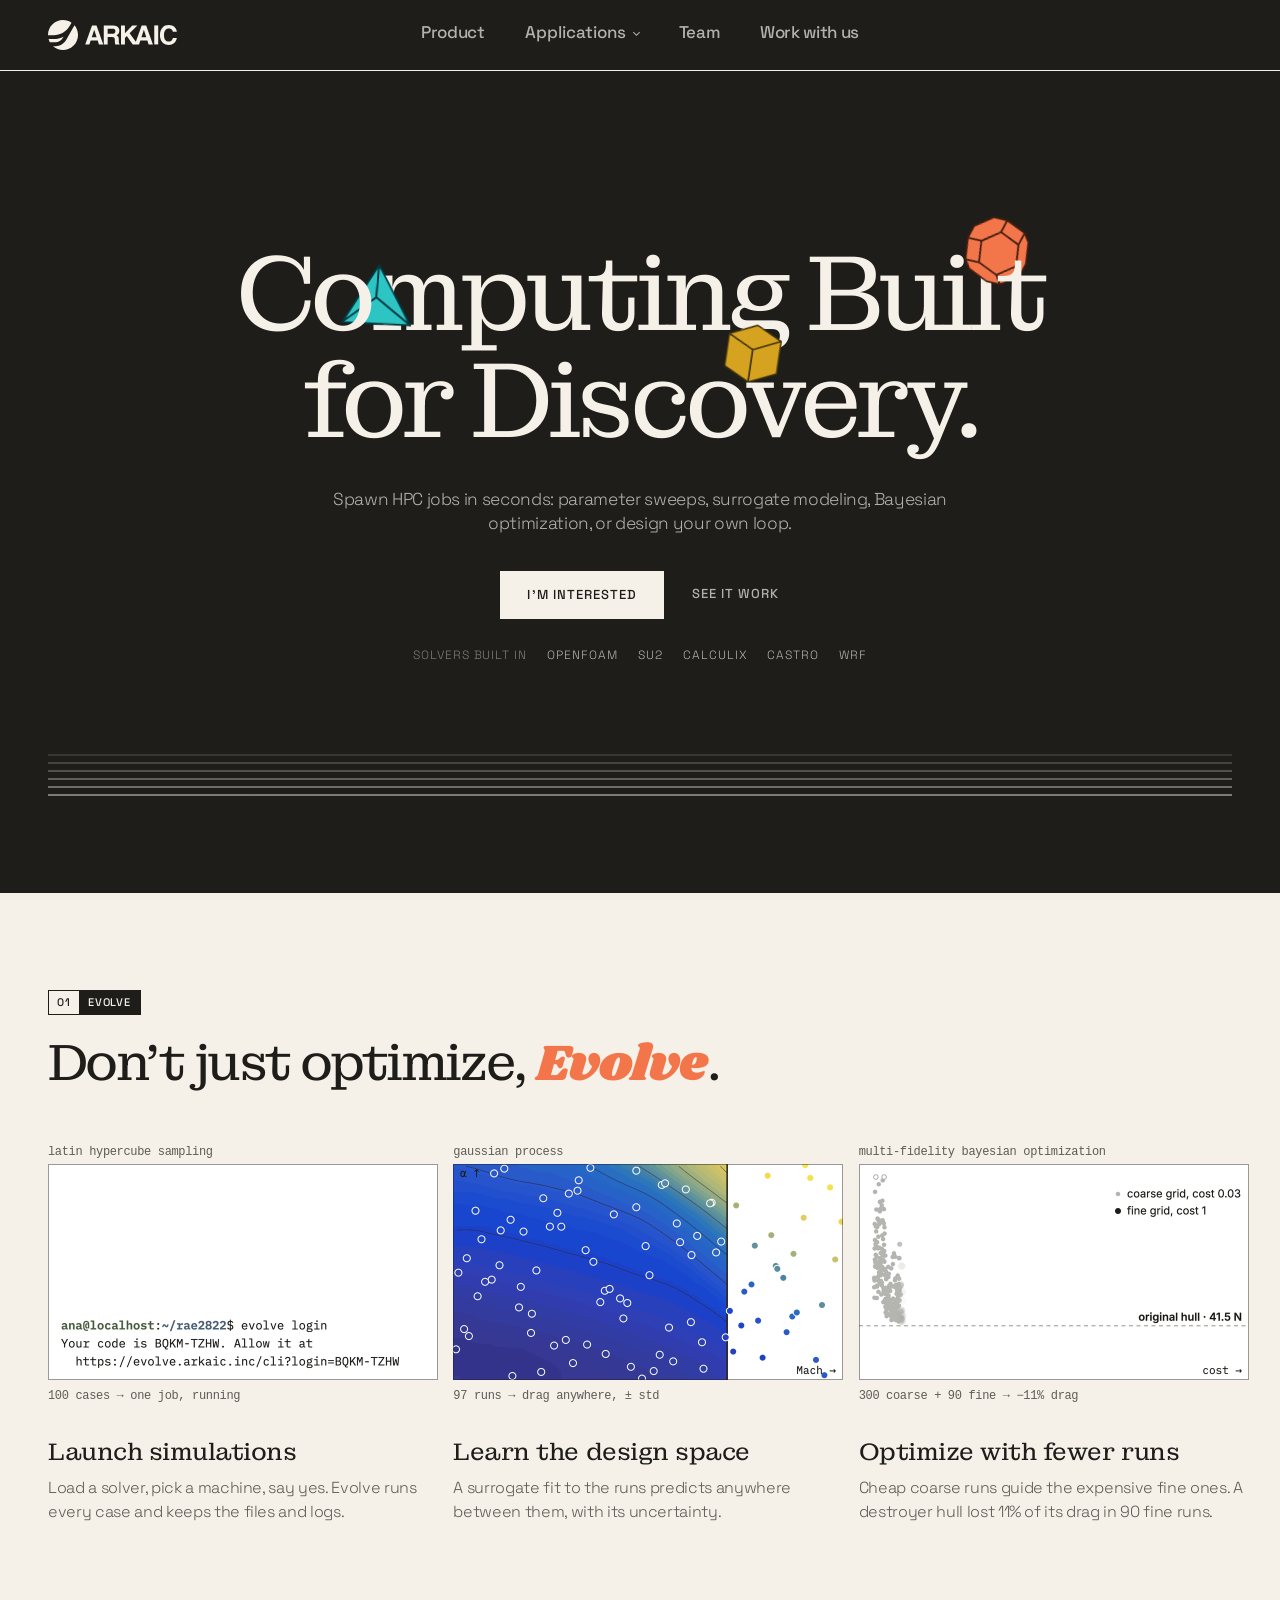
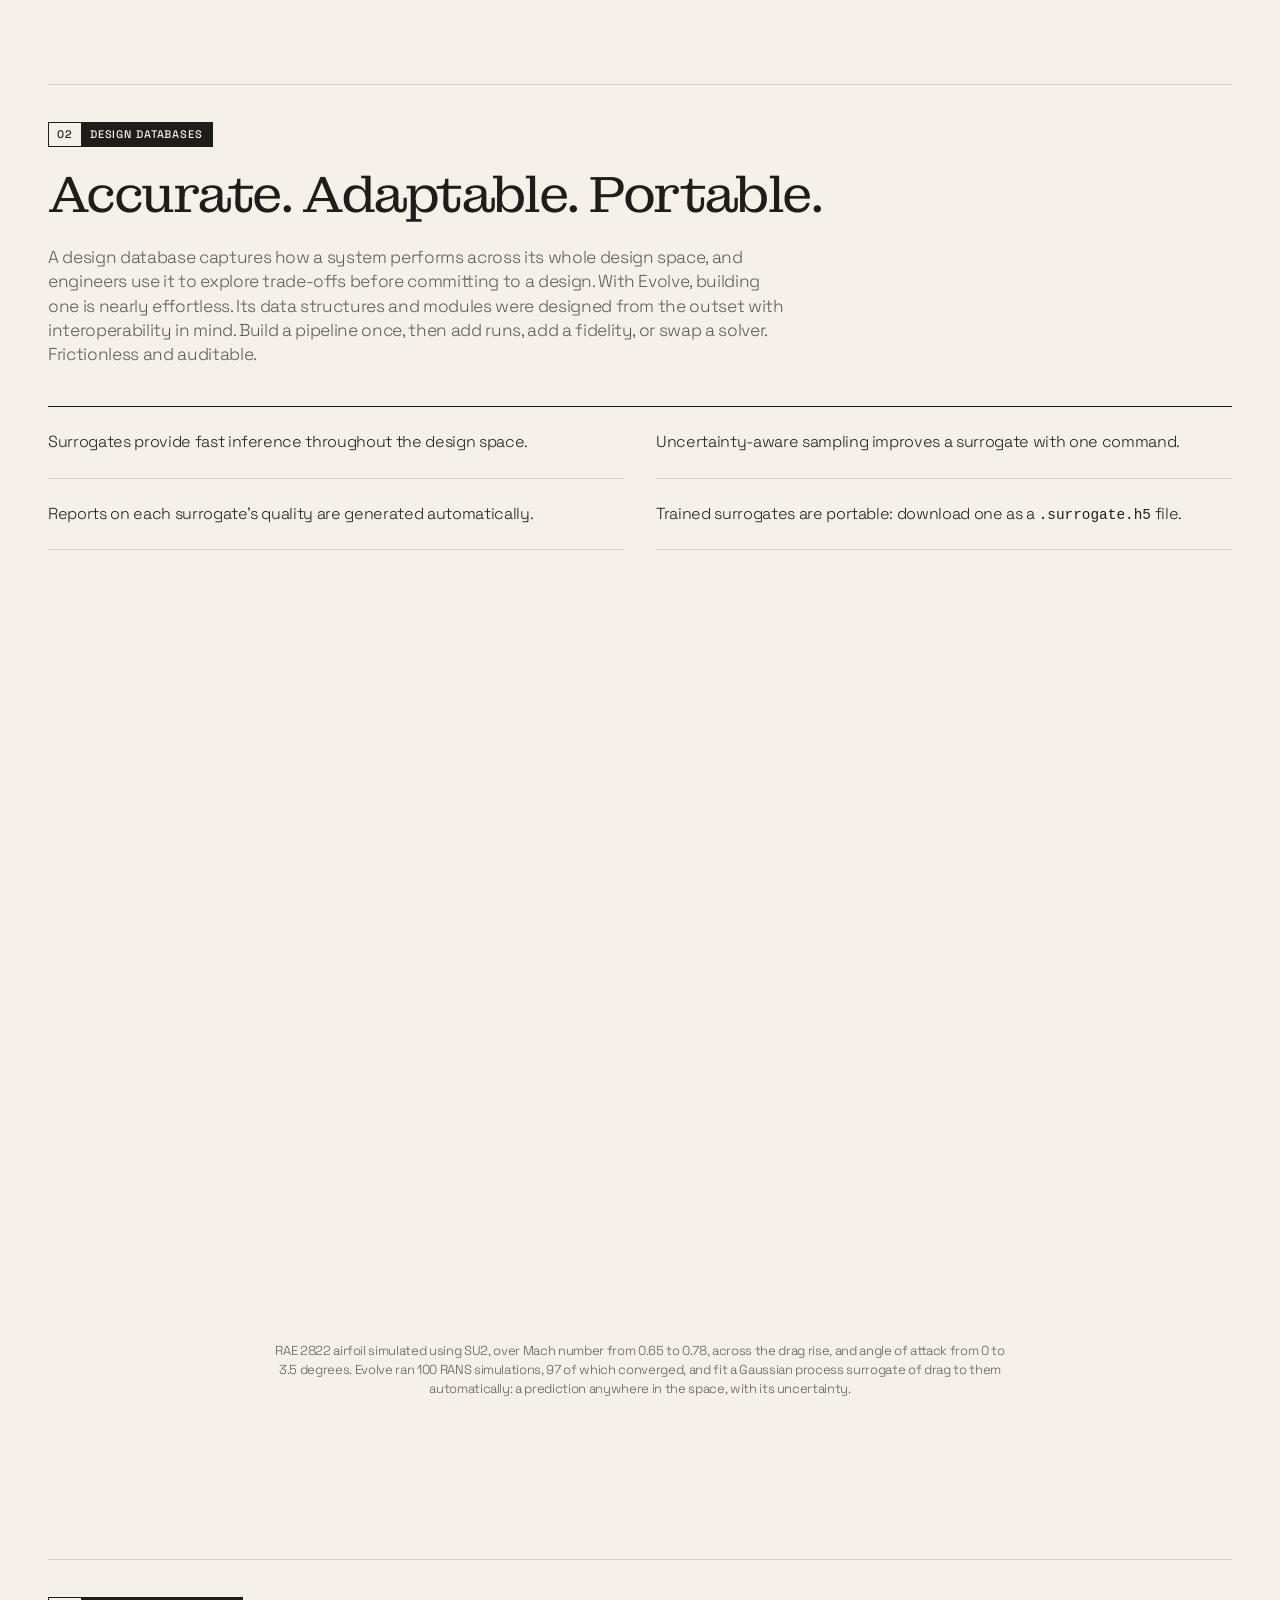
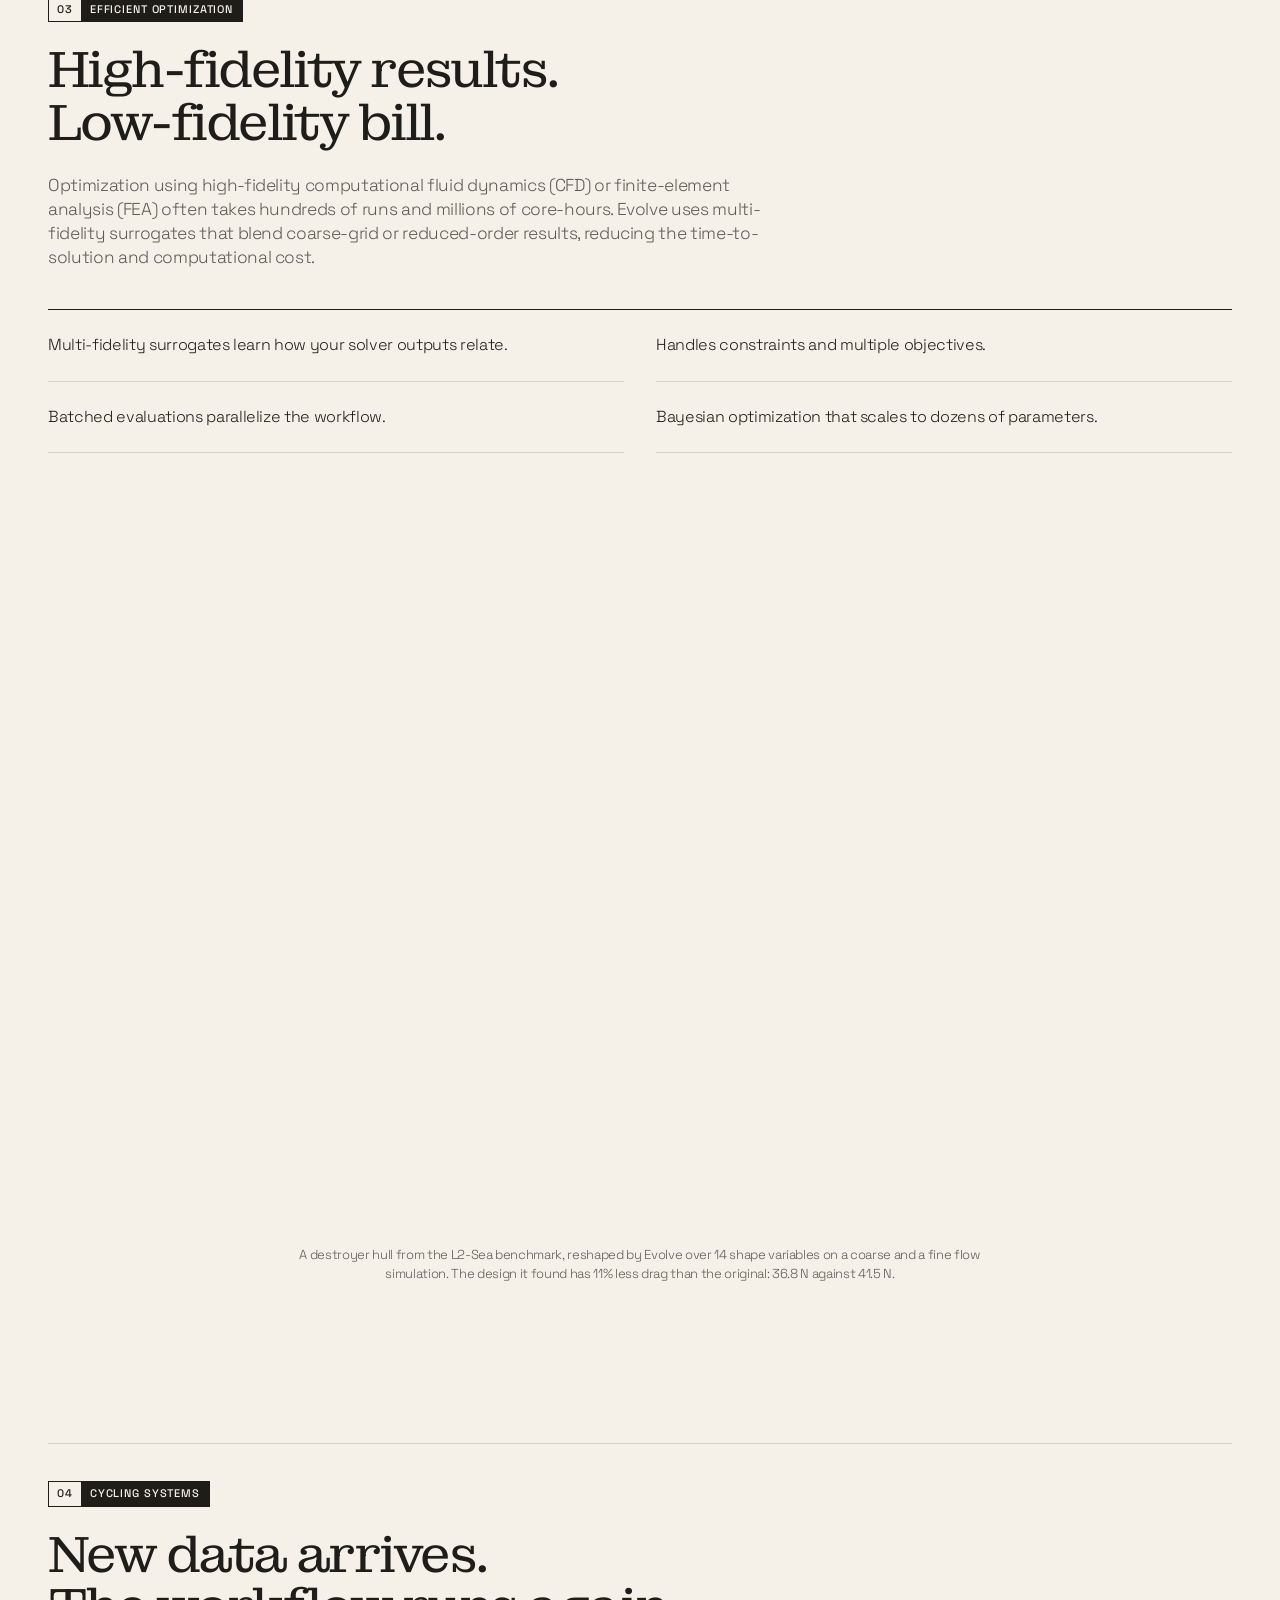
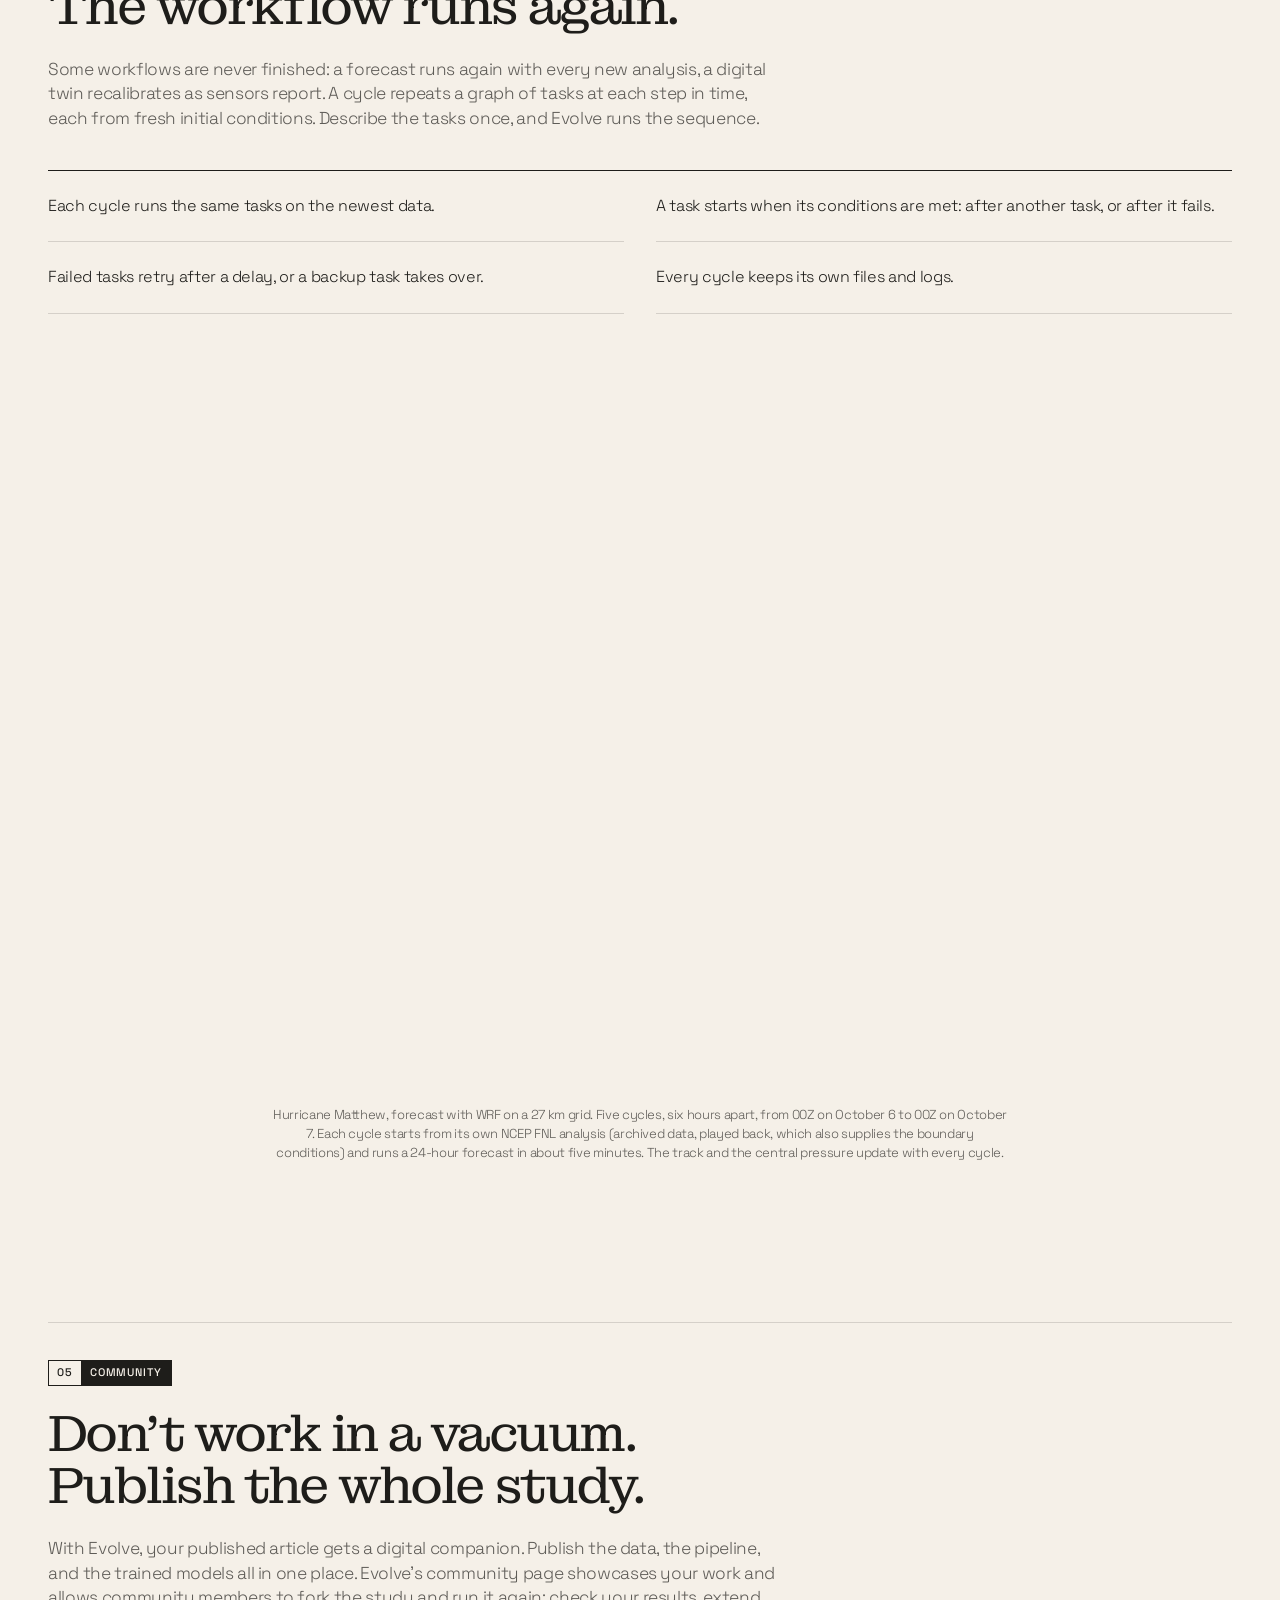
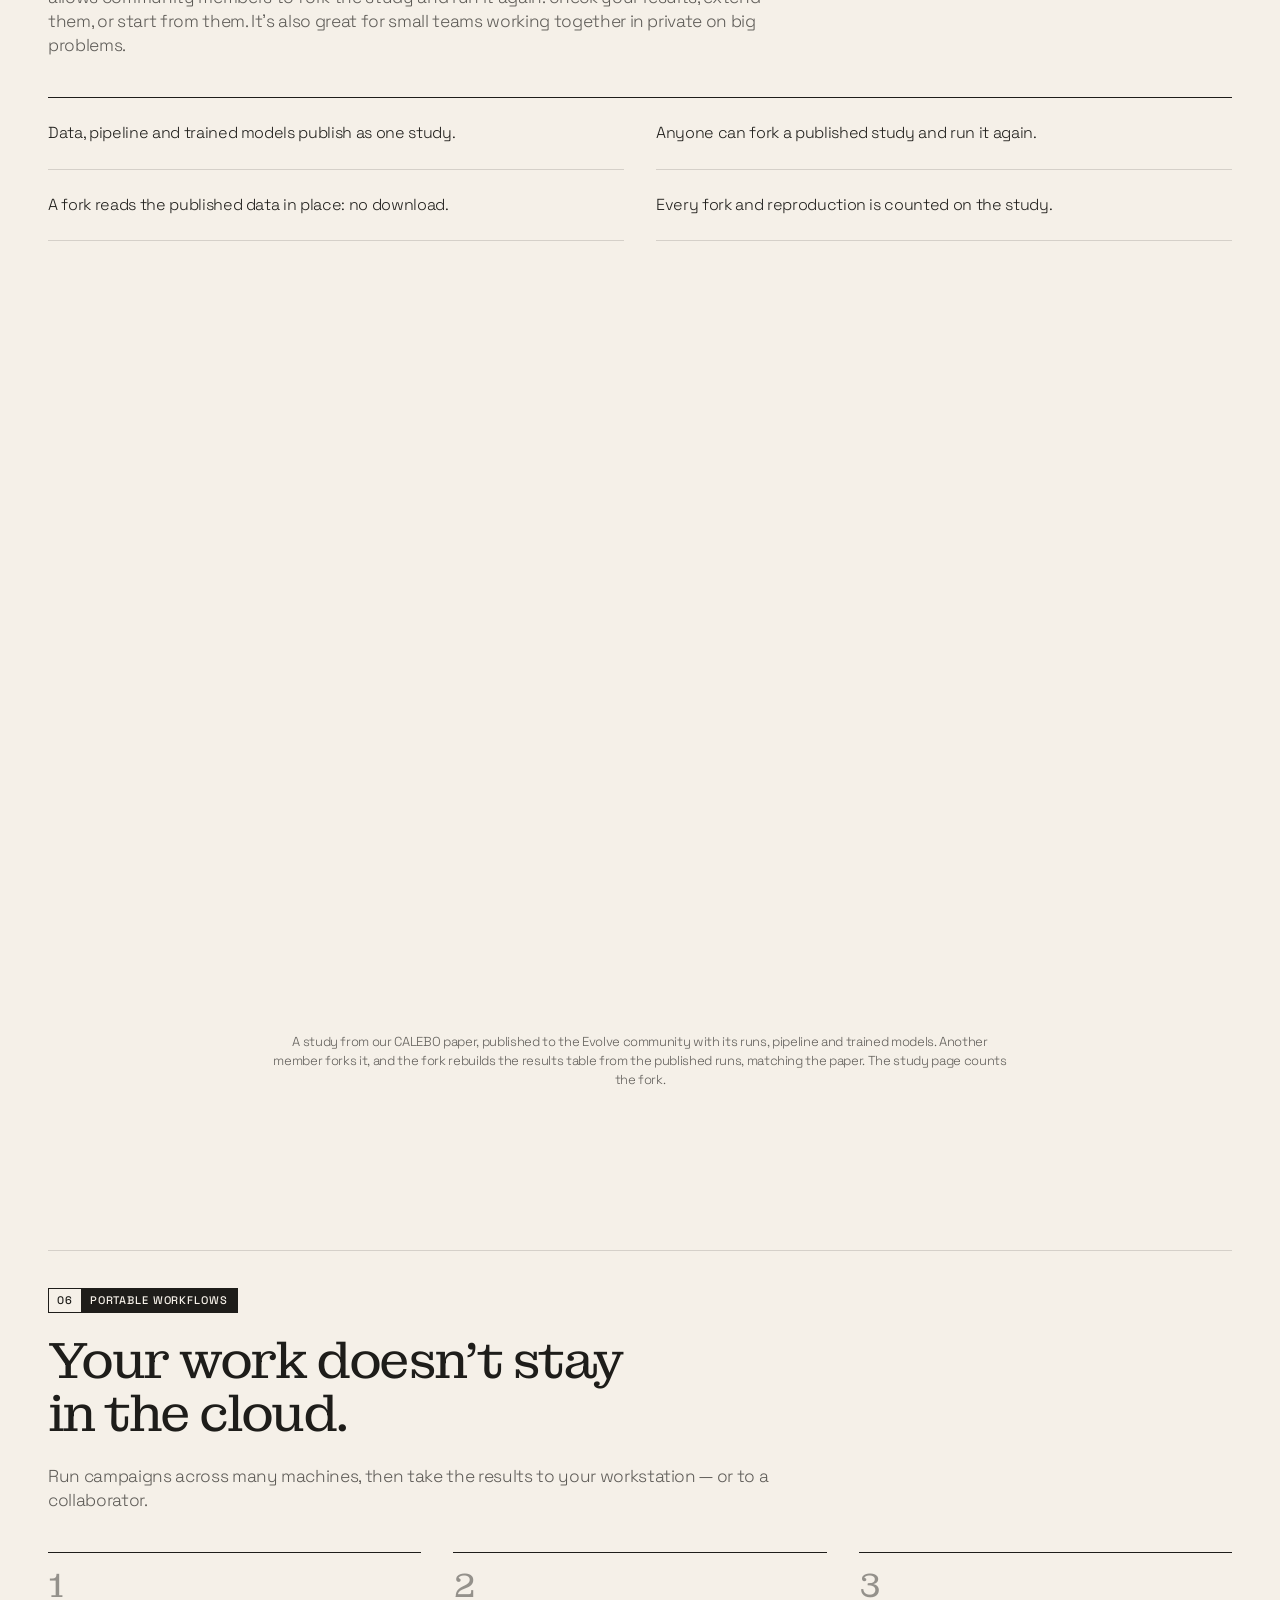
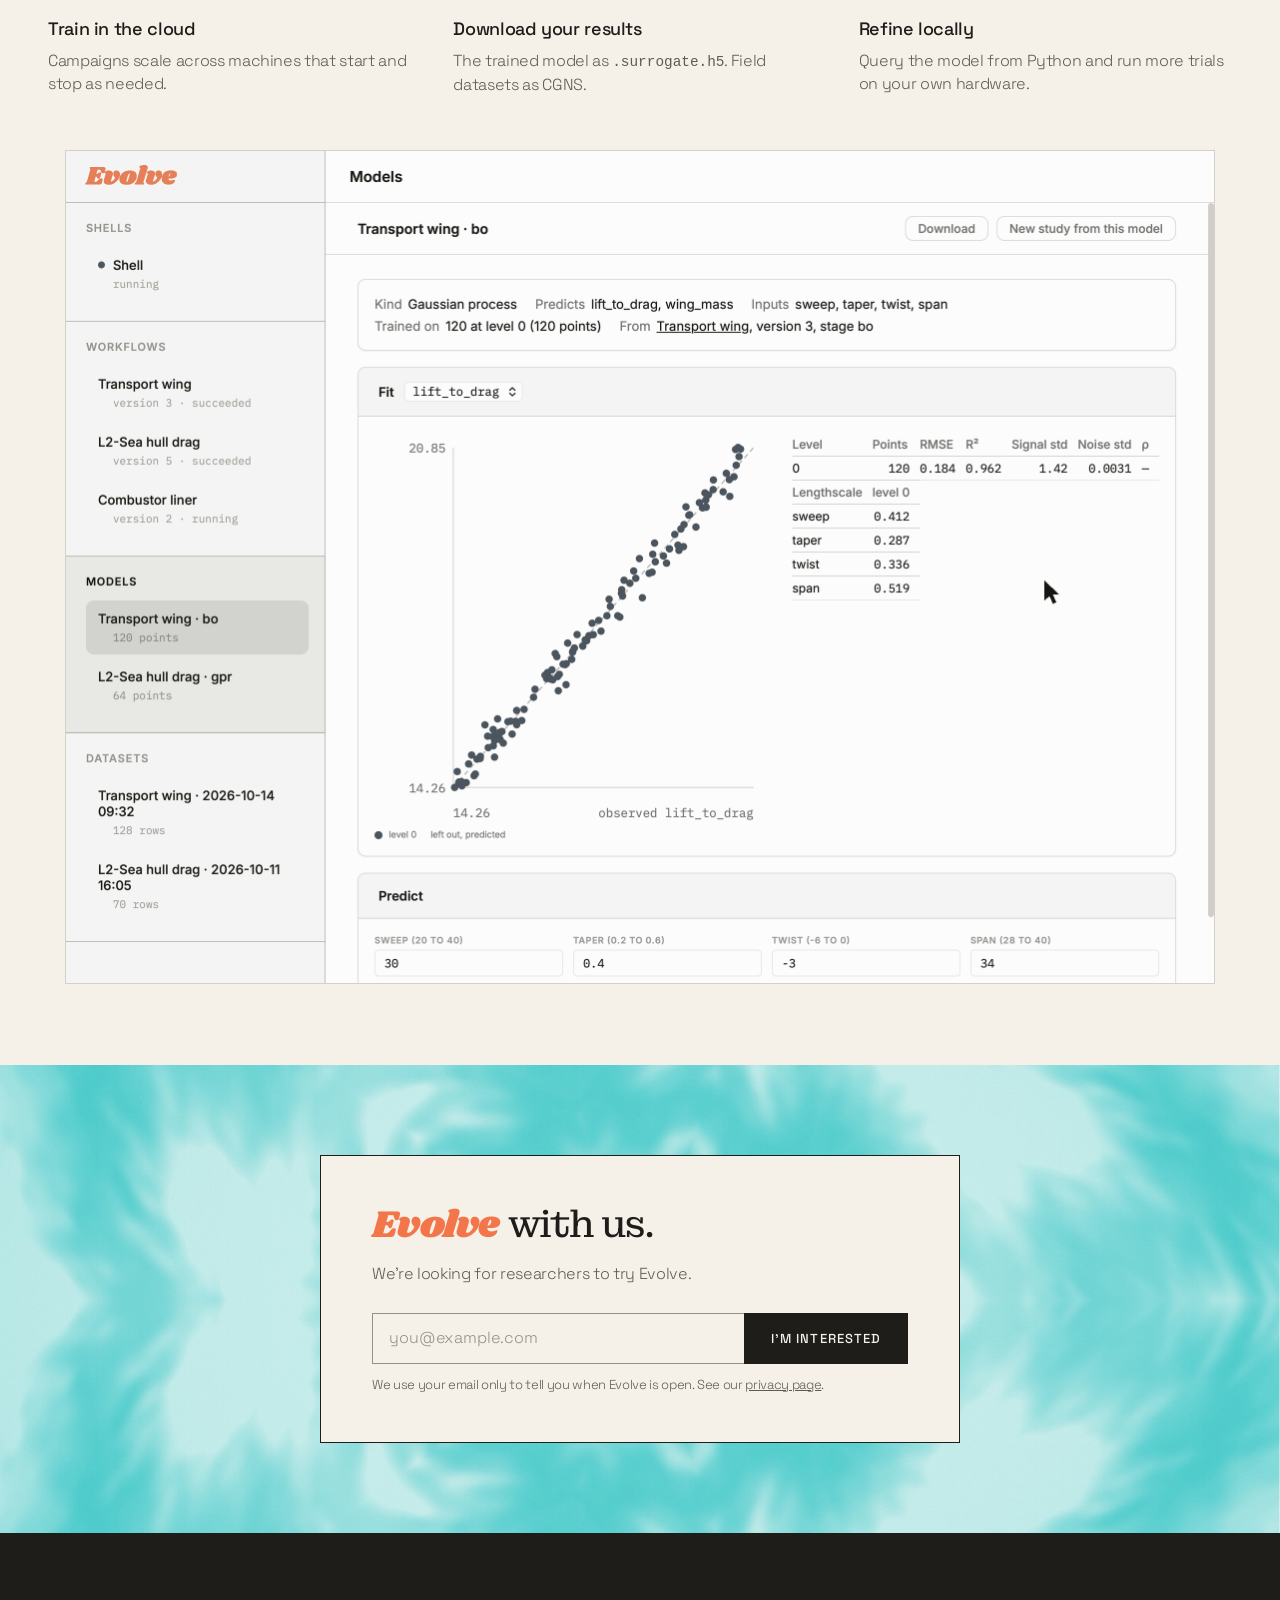
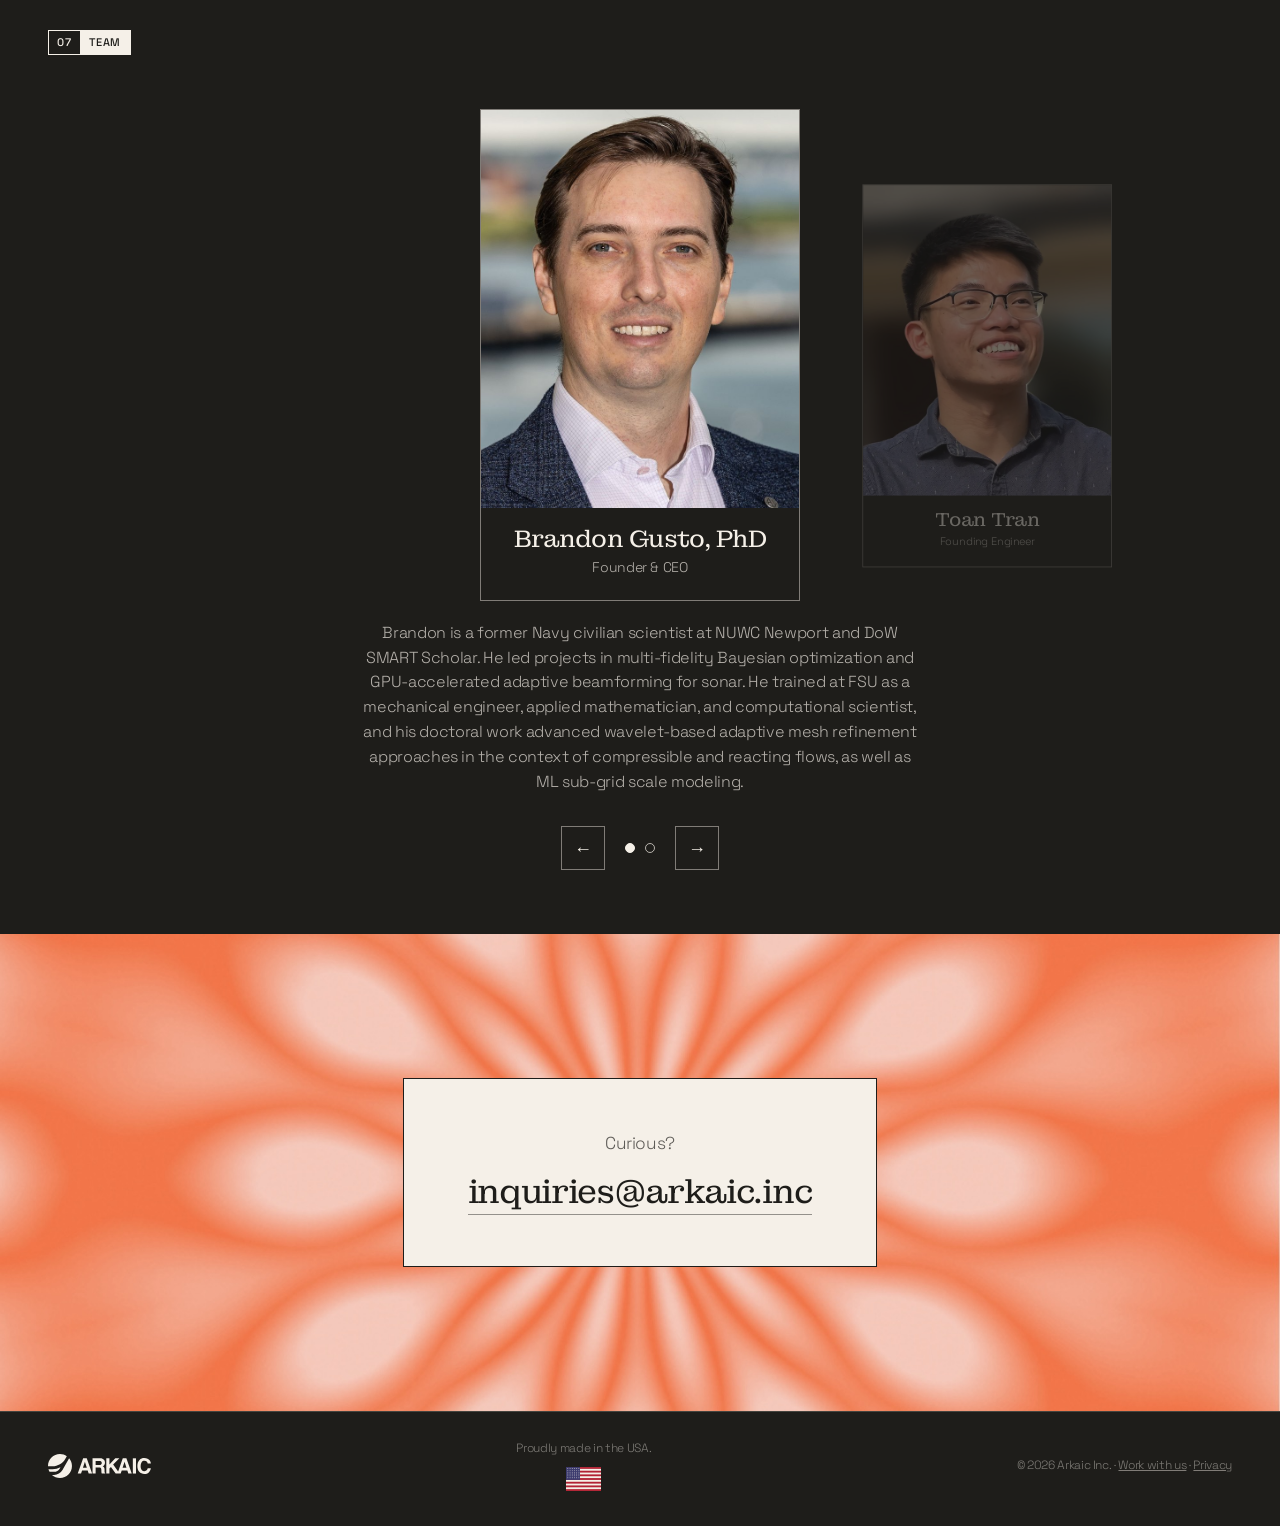
<file: index.html>
<!DOCTYPE html>
<html lang="en">
<head>
  <meta charset="utf-8">
  <meta name="viewport" content="width=device-width, initial-scale=1">
  <title>Arkaic — Simulation-driven design software</title>
  <meta name="description" content="Arkaic builds Evolve: multi-fidelity optimization, surrogate modeling, and agentic orchestration for long-running simulations.">
  <meta name="theme-color" content="#1E1D1A">
  <link rel="canonical" href="https://arkaic.inc/">
  <script type="application/ld+json">
  {
    "@context": "https://schema.org",
    "@type": "Organization",
    "name": "Arkaic",
    "url": "https://arkaic.inc/",
    "logo": "https://arkaic.inc/assets/logo-icon-graphite.svg",
    "description": "Arkaic builds Evolve, simulation-driven design software: multi-fidelity optimization and surrogate modeling for long-running simulations."
  }
  </script>

  <!-- icons -->
  <link rel="icon" href="/favicon.ico" sizes="32x32">
  <link rel="icon" type="image/svg+xml" href="assets/favicon.svg">
  <link rel="apple-touch-icon" href="assets/apple-touch-icon.png">

  <!-- link previews -->
  <meta property="og:type" content="website">
  <meta property="og:site_name" content="Arkaic">
  <meta property="og:title" content="Arkaic — Simulation-driven design software">
  <meta property="og:description" content="Evolve: large-scale multi-fidelity optimization and surrogate modeling for long-running simulations.">
  <meta property="og:url" content="https://arkaic.inc/">
  <meta property="og:image" content="https://arkaic.inc/assets/og.jpg">
  <meta name="twitter:card" content="summary_large_image">

  <link rel="stylesheet" href="styles.css?v=91">
</head>
<body>
  <a class="skip" href="#main">Skip to content</a>

  <header class="topbar">
    <a class="brand" href="/" aria-label="Arkaic home">
      <img src="assets/logo-horizontal-paper.svg" alt="Arkaic" width="146" height="34">
    </a>
    <button class="nav-toggle" type="button" aria-expanded="false" aria-controls="topnav">Menu</button>
    <nav class="topnav" id="topnav" aria-label="Site">
      <div class="nav-links">
        <a href="/#product">Product</a>
        <div class="nav-menu">
          <button class="nav-menu-btn" type="button" aria-expanded="false" aria-controls="apps-menu">Applications</button>
          <div class="nav-menu-list" id="apps-menu">
            <a href="/#confidence">Design Databases</a>
            <a href="/#cost">Efficient Optimization</a>
            <a href="/#cycles">Cycling Systems</a>
          </div>
        </div>
        <!-- <a href="/#research">Research</a> -->
        <a href="/#team">Team</a>
        <!-- <a href="/plans/">Plans</a> -->
        <a href="/work/">Work with us</a>
      </div>
    </nav>
  </header>

  <main id="main">

    <!-- ============================================================ -->
    <!-- Hero                                                          -->
    <!-- ============================================================ -->
    <section class="hero" aria-labelledby="hero-title">
      <div class="hero-inner">
       <div class="hero-copy">
        <!-- Each prism lives in an .anchor around its letter, so it follows
             that letter wherever the headline wraps. Line breaks fall only
             inside tags: whitespace between letters would show. -->
        <h1 id="hero-title" class="display">
          <span class="line">C<span class="anchor"><span class="lt-front">o</span><img
              class="prism prism-back prism-tetra" data-rx="6" data-ry="25"
              src="assets/prism-tetrahedron-cyan.svg" alt="" aria-hidden="true"
              width="293" height="255"></span>mputing Bui<span class="anchor">l<img
              class="prism prism-octa" data-rx="8" data-ry="22"
              src="assets/prism-octahedron-coral.svg" alt="" aria-hidden="true"
              width="293" height="293"></span><span class="lt-front">t</span></span>
          <span class="line">for Dis<span class="lt-front">c</span><span class="anchor">o<img
              class="prism prism-cube" data-rx="5" data-ry="22"
              src="assets/prism-hexahedron-gold.svg" alt="" aria-hidden="true"
              width="268" height="293"></span><span class="lt-front">v</span>ery.</span>
        </h1>
        <p class="lede">
          Spawn HPC jobs in seconds: parameter sweeps, surrogate modeling,
          Bayesian optimization, or design your own loop.
        </p>
        <p class="hero-cta">
          <a class="button button-paper" href="#waitlist">I&rsquo;m interested</a>
          <a class="hero-more" href="#product">See it work</a>
        </p>
        <p class="strip">Solvers built in <span>OpenFOAM</span> <span>SU2</span> <span>CalculiX</span> <span>Castro</span> <span>WRF</span></p>
       </div>
      </div>
      <div class="strokes-band" aria-hidden="true"></div>
    </section>

    <!-- ============================================================ -->
    <!-- 01 · Evolve: what it is, and how it runs a study              -->
    <!-- ============================================================ -->
    <section class="section paper lead" id="product" aria-labelledby="product-title">
      <div>
        <p class="tag"><span class="tag-num">01</span><span class="tag-label">Evolve</span></p>
      </div>

        <div class="product-intro">
          <h2 id="product-title" class="h2">Don&rsquo;t just optimize, <em class="evolve">Evolve</em>.</h2>
          <!-- What Evolve does: three loops, one glance each. Built in evolve-clips/10-tiles
               (run, learn, optimize) on real runs: the RAE 2822 sweep and the L2-Sea hull.
               The captions live here so they stay sharp. -->
          <div class="tile-grid">
            <article class="tile">
              <div class="tile-cap">latin hypercube sampling</div>
              <div class="tile-box">
                <img src="assets/tile-run.gif?v=2" width="780" height="432"
                  alt="A terminal on the user's own machine: evolve login signs it in, the machines are listed with their prices, a sweep of 100 sampled cases is launched on an e6-8 machine with SU2 loaded, and the job is listed as running">
              </div>
              <div class="tile-cmd">100 cases &rarr; one job, running</div>
              <h2 class="h3">Launch simulations</h2>
              <p>
                Load a solver, pick a machine, say yes. Evolve runs every case and
                keeps the files and logs.
              </p>
            </article>
            <article class="tile">
              <div class="tile-cap">gaussian process</div>
              <div class="tile-box">
                <img src="assets/tile-learn.gif?v=2" width="780" height="432"
                  alt="The 97 drag values over Mach number and angle of attack, then the Gaussian process surrogate fitted to them sweeps across the design space as a shaded map with contours, and a probe reads the predicted drag and its uncertainty at three places">
              </div>
              <div class="tile-cmd">97 runs &rarr; drag anywhere, &plusmn; std</div>
              <h2 class="h3">Learn the design space</h2>
              <p>
                A surrogate fit to the runs predicts anywhere between them, with
                its uncertainty.
              </p>
            </article>
            <article class="tile">
              <div class="tile-cap">multi-fidelity bayesian optimization</div>
              <div class="tile-box">
                <img src="assets/tile-optimize.gif?v=2" width="780" height="432"
                  alt="Drag of the L2-Sea hull against computing cost: 300 cheap coarse-grid runs cluster at the left, then 90 fine runs, and the best fine design steps down to 36.8 newtons, 11 percent below the original 41.5">
              </div>
              <div class="tile-cmd">300 coarse + 90 fine &rarr; &minus;11% drag</div>
              <h2 class="h3">Optimize with fewer runs</h2>
              <p>
                Cheap coarse runs guide the expensive fine ones. A destroyer hull
                lost 11% of its drag in 90 fine runs.
              </p>
            </article>
          </div>
          <!-- <p class="body-lg">
            Evolve drives long-running simulations.  It compresses design
            cycles by an order of magnitude and removes computational barriers
            to discovery.  Run parameter exploration and sensitivity analysis at
            scale.  Perform model verification and validation.  Build
            multi-fidelity surrogates and find optimal designs using
            Bayesian optimization.  Create loops for cyclical workflows.  Use
            agents to help craft, scale, and mend your workflows.  Evolve turns computing into discovery.
          </p> -->
        </div>
    </section>

    <!-- ============================================================ -->
    <!-- 02 · Design databases: the RAE 2822 airfoil                   -->
    <!-- ============================================================ -->
    <section class="section paper" id="confidence" aria-labelledby="confidence-title">
      <div>
        <p class="tag"><span class="tag-num">02</span><span class="tag-label">Design Databases</span></p>
      </div>

      <div class="pain">
        <h2 id="confidence-title" class="h2 pain-head">Accurate. Adaptable. Portable.</h2>
        <p class="body-lg">
          A design database captures how a system performs across its whole
          design space, and engineers use it to explore trade-offs before
          committing to a design. With Evolve, building one is nearly
          effortless. Its data structures and modules were designed from the
          outset with interoperability in mind. Build a pipeline once, then
          add runs, add a fidelity, or swap a solver. Frictionless and
          auditable.
        </p>
        <div class="pain-how">
          <ul class="principles" role="list">
            <li>Surrogates provide fast inference throughout the design space.</li>
            <li>Uncertainty-aware sampling improves a surrogate with one command.</li>
            <li>Reports on each surrogate&rsquo;s quality are generated automatically.</li>
            <li>Trained surrogates are portable: download one as a <code>.surrogate.h5</code> file.</li>
          </ul>
        </div>
      </div>

      <!-- the RAE 2822 aero database: 02-design-database/aerodb.html in evolve-clips -->
      <figure class="result">
        <video
          class="demo"
          src="assets/aerodb.mp4"
          autoplay muted loop playsinline preload="metadata"
          aria-label="A Gaussian process surrogate of the RAE 2822 airfoil's drag, built automatically from 100 RANS simulations"></video>
        <figcaption class="compare-note">
          RAE 2822 airfoil simulated using SU2, over Mach number from 0.65 to
          0.78, across the drag rise, and angle of attack from 0 to 3.5
          degrees. Evolve ran 100 RANS simulations, 97 of which converged, and
          fit a Gaussian process surrogate of drag to them automatically: a
          prediction anywhere in the space, with its uncertainty.
        </figcaption>
      </figure>
    </section>

    <!-- ============================================================ -->
    <!-- 03 · Efficient Optimization: the L2-Sea hull                  -->
    <!-- ============================================================ -->
    <section class="section paper" id="cost" aria-labelledby="cost-title">
      <div>
        <p class="tag"><span class="tag-num">03</span><span class="tag-label">Efficient Optimization</span></p>
      </div>

      <div class="pain">
        <h2 id="cost-title" class="h2 pain-head">
          <span class="line">High-fidelity results.</span>
          <span class="line">Low-fidelity bill.</span>
        </h2>
        <p class="body-lg">
          Optimization using high-fidelity computational fluid dynamics (CFD)
          or finite-element analysis (FEA) often takes hundreds of runs and
          millions of core-hours. Evolve uses multi-fidelity surrogates that
          blend coarse-grid or reduced-order results, reducing the
          time-to-solution and computational cost.
        </p>
        <div class="pain-how">
          <ul class="principles" role="list">
            <li>Multi-fidelity surrogates learn how your solver outputs relate.</li>
            <li>Handles constraints and multiple objectives.</li>
            <li>Batched evaluations parallelize the workflow.</li>
            <li>Bayesian optimization that scales to dozens of parameters.</li>
          </ul>
        </div>
      </div>

      <!-- L2-Sea hull, multi-fidelity BO on the Evolve platform: 03-optimization/multifidelity.html in evolve-clips -->
      <figure class="result">
        <video
          class="demo"
          src="assets/multifidelity.mp4"
          autoplay muted loop playsinline preload="metadata"
          aria-label="Multi-fidelity optimization of a destroyer hull: drag falling with cost as coarse and fine flow simulations run, then the waves and hull shape of the best design"></video>
        <figcaption class="compare-note">
          A destroyer hull from the L2-Sea benchmark, reshaped by Evolve over
          14 shape variables on a coarse and a fine flow simulation. The
          design it found has 11% less drag than the original: 36.8 N against
          41.5 N.
        </figcaption>
      </figure>
    </section>

    <!-- ============================================================ -->
    <!-- 04 · Cycling systems: Hurricane Matthew, forecast every 6 hours        -->
    <!-- ============================================================ -->
    <section class="section paper" id="cycles" aria-labelledby="cycles-title">
      <div>
        <p class="tag"><span class="tag-num">04</span><span class="tag-label">Cycling Systems</span></p>
      </div>

      <div class="pain">
        <h2 id="cycles-title" class="h2 pain-head">
          <span class="line">New data arrives.</span>
          <span class="line">The workflow runs again.</span>
        </h2>
        <p class="body-lg">
          Some workflows are never finished: a forecast runs again with every
          new analysis, a digital twin recalibrates as sensors report. A
          cycle repeats a graph of tasks at each step in time, each from fresh
          initial conditions. Describe the tasks once, and Evolve runs the
          sequence.
        </p>
        <div class="pain-how">
          <ul class="principles" role="list">
            <li>Each cycle runs the same tasks on the newest data.</li>
            <li>A task starts when its conditions are met: after another task, or after it fails.</li>
            <li>Failed tasks retry after a delay, or a backup task takes over.</li>
            <li>Every cycle keeps its own files and logs.</li>
          </ul>
        </div>
      </div>

      <!-- Hurricane Matthew, five WRF cycles: 04-cycles/cycling.html in evolve-clips -->
      <figure class="result">
        <video
          class="demo"
          src="assets/cycling.mp4"
          autoplay muted loop playsinline preload="metadata"
          aria-label="Hurricane Matthew forecast every six hours: five cycles, each a new 24-hour forecast from its own weather analysis, with the storm track and central pressure updating"></video>
        <figcaption class="compare-note">
          Hurricane Matthew, forecast with WRF on a 27 km grid. Five cycles,
          six hours apart, from 00Z on October 6 to 00Z on October 7. Each
          cycle starts from its own NCEP FNL analysis (archived data, played
          back, which also supplies the boundary conditions) and runs a
          24-hour forecast in about five minutes. The
          track and the central pressure update with every cycle.
        </figcaption>
      </figure>
    </section>

    <!-- ============================================================ -->
    <!-- 05 · Community: publish a study, fork it, reproduce it        -->
    <!-- ============================================================ -->
    <section class="section paper" id="community" aria-labelledby="community-title">
      <div>
        <p class="tag"><span class="tag-num">05</span><span class="tag-label">Community</span></p>
      </div>

      <div class="pain">
        <h2 id="community-title" class="h2 pain-head">
          <span class="line">Don&rsquo;t work in a vacuum.</span>
          <span class="line">Publish the whole study.</span>
        </h2>
        <p class="body-lg">
          With Evolve, your published article gets a digital companion.
          Publish the data, the pipeline, and the trained models all in one
          place.  Evolve's community page showcases your work and allows
          community members to fork the study and run it again: check your
          results, extend them, or start from them.  It's also great for small
          teams working together in private on big problems.
        </p>
        <div class="pain-how">
          <ul class="principles" role="list">
            <li>Data, pipeline and trained models publish as one study.</li>
            <li>Anyone can fork a published study and run it again.</li>
            <li>A fork reads the published data in place: no download.</li>
            <li>Every fork and reproduction is counted on the study.</li>
          </ul>
        </div>
      </div>

      <!-- the CALEBO L2-Sea benchmark, published and reproduced: 05-community/community.html in evolve-clips -->
      <figure class="result">
        <video
          class="demo"
          src="assets/community.mp4"
          autoplay muted loop playsinline preload="metadata"
          aria-label="The CALEBO benchmark study published to the Evolve community, then forked: its results are rebuilt from the published runs and match the paper"></video>
        <figcaption class="compare-note">
          A study from our CALEBO paper, published to the Evolve community
          with its runs, pipeline and trained models. Another member forks
          it, and the fork rebuilds the results table from the published
          runs, matching the paper. The study page counts the fork.
        </figcaption>
      </figure>
    </section>

    <!-- ============================================================ -->
    <!-- 06 · Portable Workflows, and the interest form                -->
    <!-- ============================================================ -->
    <section class="section paper" id="evolve" aria-labelledby="evolve-title">
      <div>
        <p class="tag"><span class="tag-num">06</span><span class="tag-label">Portable Workflows</span></p>
      </div>

      <div class="pipeline first">
        <h2 id="evolve-title" class="h2">Your work doesn&rsquo;t stay in the cloud.</h2>
        <p class="body-lg">
          Run campaigns across many machines, then take the results to your
          workstation &mdash; or to a collaborator.
        </p>
        <ol class="steps" role="list">
          <li>
            <span class="step-num">1</span>
            <h4>Train in the cloud</h4>
            <p>Campaigns scale across machines that start and stop as needed.</p>
          </li>
          <li>
            <span class="step-num">2</span>
            <h4>Download your results</h4>
            <p>
              The trained model as <code>.surrogate.h5</code>. Field datasets
              as CGNS.
            </p>
          </li>
          <li>
            <span class="step-num">3</span>
            <h4>Refine locally</h4>
            <p>
              Query the model from Python and run more trials on your own
              hardware.
            </p>
          </li>
        </ol>
      </div>

      <!-- the still for this section: a loop of Evolve's model page (built from the UI's own stylesheet
           and markup, with example data: a transport wing model), the trained model downloaded, then the
           CLI inspecting the file. Made by scripts in the session scratchpad, not screen-shared. -->
      <figure class="study ui-loop">
        <picture>
          <source media="(max-width: 820px)" srcset="assets/loop-download-inspect-phone.gif?v=3" width="890" height="833">
          <img src="assets/loop-download-inspect.gif?v=3" alt="Evolve's model page for a transport wing model, its Download button clicked, then a terminal running evolve inspect on the downloaded wing.surrogate.h5 file and listing its inputs, outputs, surrogates and provenance" width="1150" height="833" loading="lazy">
        </picture>
      </figure>

      <!-- the interest form: an Eigenmode field (cyan) behind a Paper card.
           It posts to Formspree; main.js sends it in place. -->
      <div class="waitlist-band" id="waitlist">
        <div class="waitlist-card">
          <h3 class="cta-title"><em class="evolve">Evolve</em> with us.</h3>
          <p class="cta-text">We&rsquo;re looking for researchers to try Evolve.</p>
          <form class="waitlist" action="https://formspree.io/f/xnpnykan" method="POST">
            <label class="visually-hidden" for="waitlist-email">Email address</label>
            <input
              id="waitlist-email" type="email" name="email"
              placeholder="you@example.com" autocomplete="email" required>
            <!-- a honeypot for bots: keep it hidden -->
            <input
              type="text" name="_gotcha" tabindex="-1" autocomplete="off"
              class="visually-hidden" aria-hidden="true">
            <button class="button button-graphite" type="submit">I&rsquo;m interested</button>
            <p class="consent">
              We use your email only to tell you when Evolve is open. See our
              <a href="/privacy/">privacy page</a>.
            </p>
            <p class="waitlist-msg" role="status" aria-live="polite"></p>
          </form>
        </div>
      </div>
    </section>

    <!-- 07 · Research: hidden until there is material for it; uncomment
         this section, its link in each page's menu, and set Team back to 08.
    <section class="section graphite" id="research" aria-labelledby="research-title">
      <div>
        <p class="tag paper-tag"><span class="tag-num">07</span><span class="tag-label">Research</span></p>
      </div>

      <div class="product-intro">
        <h2 id="research-title" class="h2">Optimizers that remember.</h2>
        <p class="body-lg">
          Arkaic is developing cognitive Bayesian optimization &mdash; priors
          built from past campaigns and applied to new ones in the same domain.
          For a family of airfoils, each new campaign starts from priors built
          on previous campaigns. Fewer high-fidelity runs on every new design.
        </p>
      </div>
    </section>
    -->

    <!-- ============================================================ -->
    <!-- 07 · Team                                                     -->
    <!-- ============================================================ -->
    <section class="section graphite" id="team" aria-labelledby="team-title">
      <div>
        <p class="tag paper-tag"><span class="tag-num">07</span><span class="tag-label">Team</span></p>
        <h2 id="team-title" class="visually-hidden">Team</h2>

        <div class="team-carousel" aria-roledescription="carousel" aria-label="Team">
          <ul class="team" role="list">
          <li class="person" id="person-0">
            <div class="person-card">
              <img class="person-photo" src="assets/team/brandon-gusto.jpg" alt="Brandon Gusto" width="600" height="750" loading="lazy">
              <h3 class="person-name">Brandon Gusto, PhD</h3>
              <p class="person-role">Founder &amp; CEO</p>
            </div>
            <p class="person-bio">
              Brandon is a former Navy civilian scientist at NUWC Newport and
                DoW SMART Scholar. He led projects in multi-fidelity Bayesian
                optimization and GPU-accelerated adaptive beamforming for sonar.
                He trained at FSU as a mechanical engineer, applied
                mathematician, and computational scientist, and his doctoral
                work advanced wavelet-based adaptive mesh refinement approaches
                in the context of compressible and reacting flows, as well as ML
                sub-grid scale modeling.
            </p>
          </li>
          <li class="person" id="person-1">
            <div class="person-card">
              <img class="person-photo" src="assets/team/headshot-toan-tran.jpg" alt="Toan Tran" width="600" height="750" loading="lazy">
              <h3 class="person-name">Toan Tran</h3>
              <p class="person-role">Founding Engineer</p>
            </div>
            <p class="person-bio">
              Toan is a research software engineer building scientific tools
                from statistical packages to full-stack data systems. At FSU, he
                analyzed large-scale in-vivo neural recordings and built a
                computer-vision labeling pipeline to extract neural clusters of
                motor activity in mice. At the University of Michigan, he
                collaborated with Stan developers on a Bayesian data analysis
                package, streamlining MRP workflows with visual analytics and a
                domain-specific model compiler.
            </p>
          </li>
          </ul>
          <div class="team-controls" hidden>
            <button class="team-arrow" type="button" data-step="-1" aria-label="Previous person">&larr;</button>
            <span class="team-dots"></span>
            <button class="team-arrow" type="button" data-step="1" aria-label="Next person">&rarr;</button>
          </div>
        </div>
      </div>
    </section>

    <!-- ============================================================ -->
    <!-- Contact: an Eigenmode field (coral) behind a Paper card       -->
    <!-- ============================================================ -->
    <section class="contact" id="closing" aria-label="Contact">
      <div class="contact-card">
        <p class="body-lg">Curious?</p>
        <a class="mail" href="mailto:inquiries@arkaic.inc">inquiries@arkaic.inc</a>
      </div>
    </section>
  </main>

  <footer class="footer">
    <img src="assets/logo-horizontal-paper.svg" alt="Arkaic" width="120" height="28">
    <p class="fine made">
      Proudly made in the USA.
      <img class="flag" src="assets/flag-usa.svg" alt="" aria-hidden="true" width="35" height="24">
    </p>
    <p class="fine">© 2026 Arkaic Inc. · <a href="/work/">Work with us</a> · <a href="/privacy/">Privacy</a></p>
  </footer>

  <script src="main.js?v=6" defer></script>
  <script src="/nav.js?v=2" defer></script>
  <script src="team.js?v=1" defer></script>
</body>
</html>
</file>
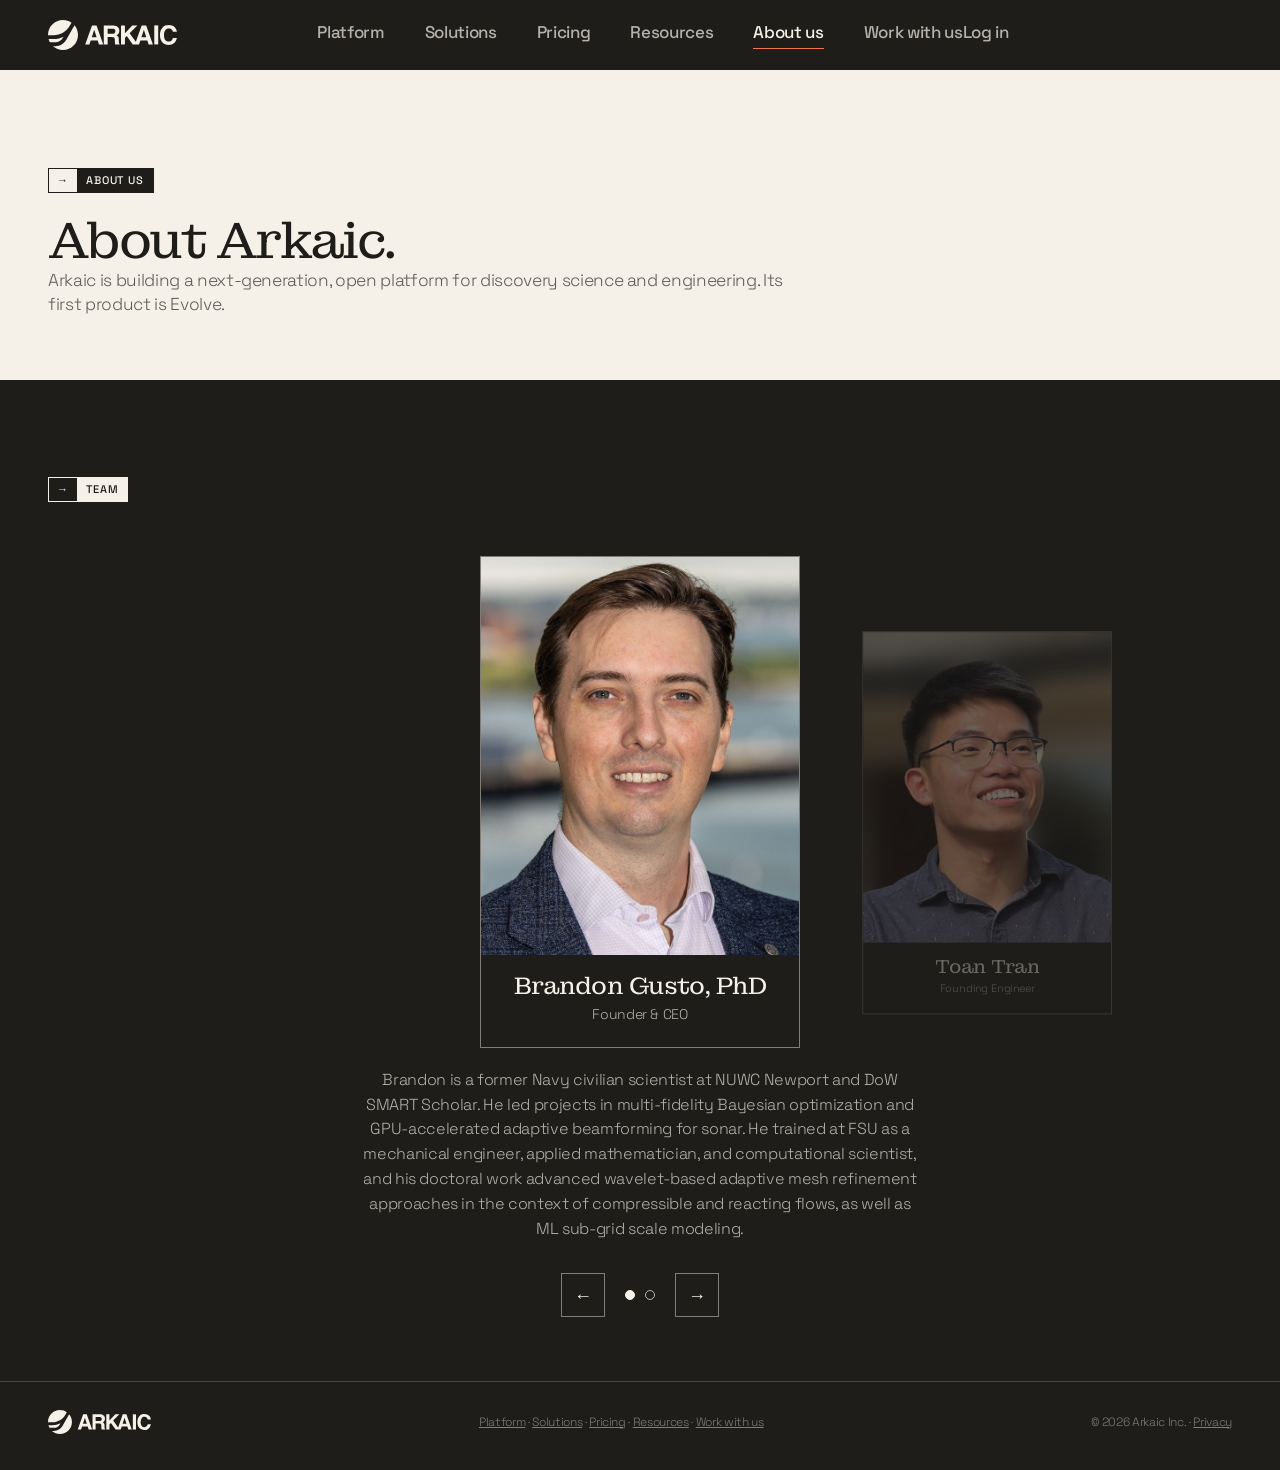
<file: about/index.html>
<!DOCTYPE html>
<html lang="en">
<head>
  <meta charset="utf-8">
  <meta name="viewport" content="width=device-width, initial-scale=1">
  <title>About us — Arkaic</title>
  <meta name="description" content="Arkaic builds Evolve, an open platform for discovery science and engineering. Meet the team.">
  <meta name="theme-color" content="#1E1D1A">
  <link rel="icon" href="/favicon.ico" sizes="32x32">
  <link rel="icon" type="image/svg+xml" href="/assets/favicon.svg">
  <link rel="apple-touch-icon" href="/assets/apple-touch-icon.png">
  <link rel="canonical" href="https://arkaic.inc/about/">
  <link rel="stylesheet" href="/styles.css?v=88">
</head>
<body>
  <a class="skip" href="#main">Skip to content</a>

  <header class="topbar">
    <a class="brand" href="/" aria-label="Arkaic home">
      <img src="/assets/logo-horizontal-paper.svg" alt="Arkaic" width="146" height="34">
    </a>
    <button class="nav-toggle" type="button" aria-expanded="false" aria-controls="topnav">Menu</button>
    <nav class="topnav" id="topnav" aria-label="Site">
      <div class="nav-links">
        <a href="/platform/">Platform</a>
        <a href="/solutions/">Solutions</a>
        <a href="/pricing/">Pricing</a>
        <a href="/resources/">Resources</a>
        <a href="/about/" aria-current="page">About us</a>
        <a href="/work/">Work with us</a>
      </div>
      <a class="nav-login" href="https://evolve.arkaic.inc">Log in</a>
    </nav>
  </header>

  <main id="main">
    <section class="section paper site-hero" aria-labelledby="about-title">
      <div>
        <p class="tag"><span class="tag-num">&rarr;</span><span class="tag-label">About us</span></p>
        <h1 id="about-title" class="h2">About Arkaic.</h1>
        <p class="body-lg">Arkaic is building a next-generation, open platform for discovery science and engineering. Its first product is Evolve.</p>
        <!-- our story goes here -->
      </div>
    </section>

    <!-- ============================================================ -->
    <section class="section graphite" id="team" aria-labelledby="team-title">
      <div>
        <p class="tag paper-tag"><span class="tag-num">&rarr;</span><span class="tag-label">Team</span></p>
        <h2 id="team-title" class="visually-hidden">Team</h2>

        <div class="team-carousel" aria-roledescription="carousel" aria-label="Team">
          <ul class="team" role="list">
          <li class="person" id="person-0">
            <div class="person-card">
              <img class="person-photo" src="/assets/team/brandon-gusto.jpg" alt="Brandon Gusto" width="600" height="750" loading="lazy">
              <h3 class="person-name">Brandon Gusto, PhD</h3>
              <p class="person-role">Founder &amp; CEO</p>
            </div>
            <p class="person-bio">
              Brandon is a former Navy civilian scientist at NUWC Newport and
                DoW SMART Scholar. He led projects in multi-fidelity Bayesian
                optimization and GPU-accelerated adaptive beamforming for sonar.
                He trained at FSU as a mechanical engineer, applied
                mathematician, and computational scientist, and his doctoral
                work advanced wavelet-based adaptive mesh refinement approaches
                in the context of compressible and reacting flows, as well as ML
                sub-grid scale modeling.
            </p>
          </li>
          <li class="person" id="person-1">
            <div class="person-card">
              <img class="person-photo" src="/assets/team/headshot-toan-tran.jpg" alt="Toan Tran" width="600" height="750" loading="lazy">
              <h3 class="person-name">Toan Tran</h3>
              <p class="person-role">Founding Engineer</p>
            </div>
            <p class="person-bio">
              Toan is a research software engineer building scientific tools
                from statistical packages to full-stack data systems. At FSU, he
                analyzed large-scale in-vivo neural recordings and built a
                computer-vision labeling pipeline to extract neural clusters of
                motor activity in mice. At the University of Michigan, he
                collaborated with Stan developers on a Bayesian data analysis
                package, streamlining MRP workflows with visual analytics and a
                domain-specific model compiler.
            </p>
          </li>
          </ul>
          <div class="team-controls" hidden>
            <button class="team-arrow" type="button" data-step="-1" aria-label="Previous person">&larr;</button>
            <span class="team-dots"></span>
            <button class="team-arrow" type="button" data-step="1" aria-label="Next person">&rarr;</button>
          </div>
        </div>
      </div>
    </section>
  </main>

  <footer class="footer">
    <img src="/assets/logo-horizontal-paper.svg" alt="Arkaic" width="120" height="28">
    <p class="fine"><a href="/platform/">Platform</a> · <a href="/solutions/">Solutions</a> · <a href="/pricing/">Pricing</a> · <a href="/resources/">Resources</a> · <a href="/work/">Work with us</a></p>
    <p class="fine">© 2026 Arkaic Inc. · <a href="/privacy/">Privacy</a></p>
  </footer>
  <script src="/nav.js?v=1" defer></script>
  <script src="/team.js?v=1" defer></script>
</body>
</html>
</file>
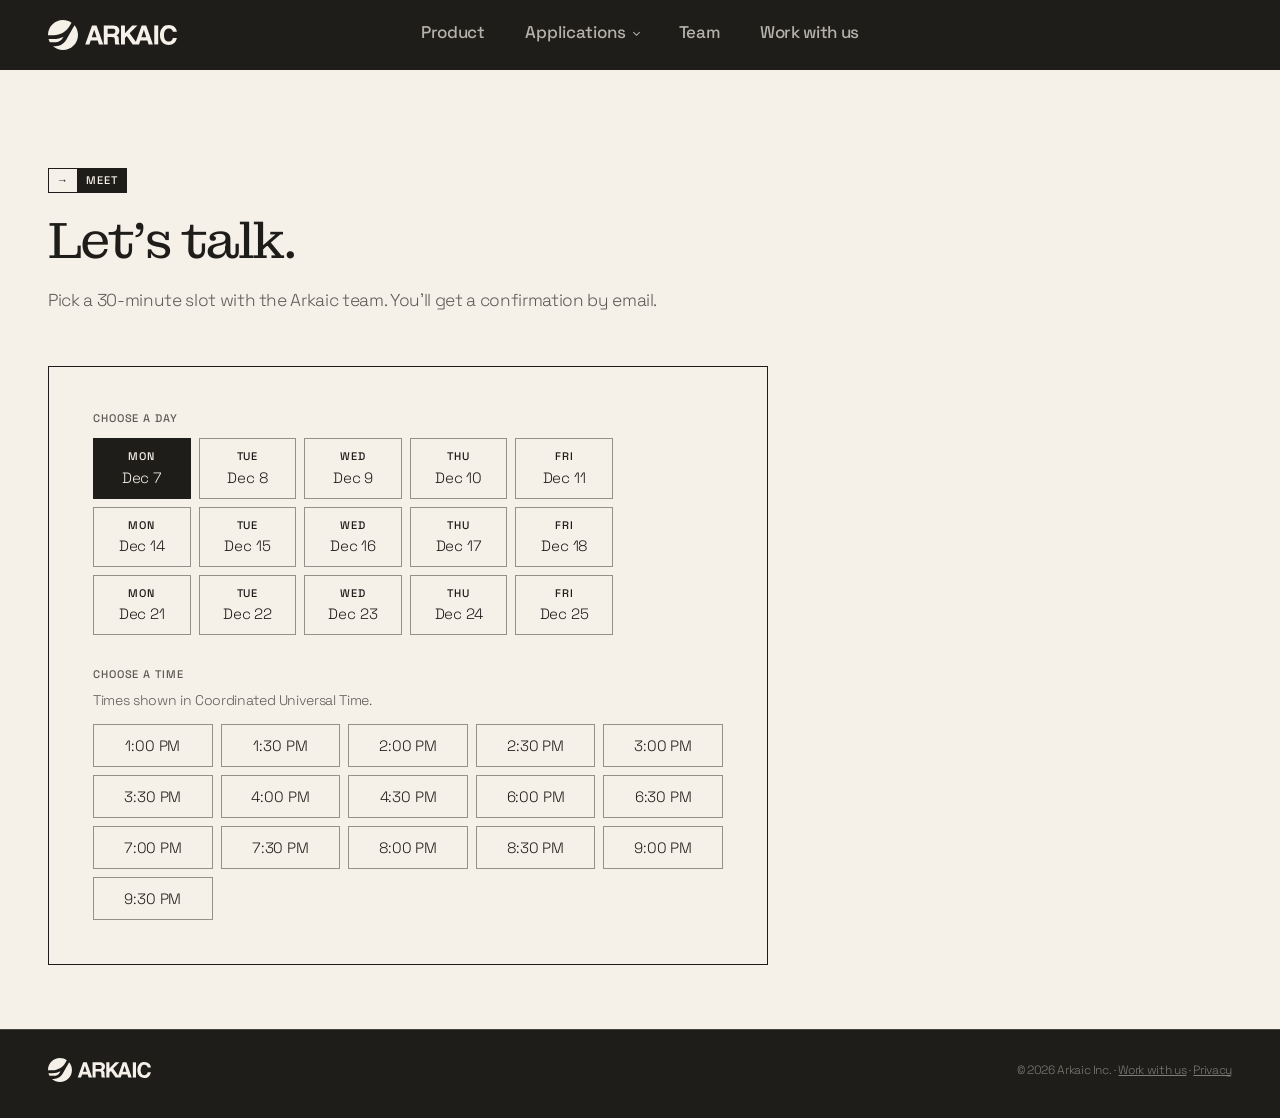
<file: meet/index.html>
<!DOCTYPE html>
<html lang="en">
<head>
  <meta charset="utf-8">
  <meta name="viewport" content="width=device-width, initial-scale=1">
  <title>Meet Arkaic</title>
  <meta name="description" content="Book a 30-minute meeting with Arkaic.">
  <meta name="theme-color" content="#1E1D1A">
  <meta name="robots" content="noindex">
  <link rel="icon" href="/favicon.ico" sizes="32x32">
  <link rel="icon" type="image/svg+xml" href="/assets/favicon.svg">
  <link rel="apple-touch-icon" href="/assets/apple-touch-icon.png">
  <link rel="canonical" href="https://arkaic.inc/meet/">
  <link rel="stylesheet" href="/styles.css?v=91">
</head>
<body>
  <a class="skip" href="#main">Skip to content</a>

  <header class="topbar">
    <a class="brand" href="/" aria-label="Arkaic home">
      <img src="/assets/logo-horizontal-paper.svg" alt="Arkaic" width="146" height="34">
    </a>
    <button class="nav-toggle" type="button" aria-expanded="false" aria-controls="topnav">Menu</button>
    <nav class="topnav" id="topnav" aria-label="Site">
      <div class="nav-links">
        <a href="/#product">Product</a>
        <div class="nav-menu">
          <button class="nav-menu-btn" type="button" aria-expanded="false" aria-controls="apps-menu">Applications</button>
          <div class="nav-menu-list" id="apps-menu">
            <a href="/#confidence">Design Databases</a>
            <a href="/#cost">Efficient Optimization</a>
            <a href="/#cycles">Cycling Systems</a>
          </div>
        </div>
        <!-- <a href="/#research">Research</a> -->
        <a href="/#team">Team</a>
        <!-- <a href="/plans/">Plans</a> -->
        <a href="/work/">Work with us</a>
      </div>
    </nav>
  </header>

  <main id="main">
    <section class="section paper meet" aria-labelledby="meet-title">
      <div>
        <p class="tag"><span class="tag-num">→</span><span class="tag-label">Meet</span></p>
        <h1 id="meet-title" class="h2">Let&rsquo;s talk.</h1>
        <p class="body-lg meet-lede">Pick a 30-minute slot with the Arkaic team. You&rsquo;ll get a confirmation by email.</p>
        <div class="meet-card">
          <!-- step 1: day and time -->
          <div class="meet-pick">
            <h2 class="meet-step">Choose a day</h2>
            <div class="meet-days" role="listbox" aria-label="Day"></div>
            <h2 class="meet-step">Choose a time</h2>
            <p class="meet-tz"></p>
            <div class="meet-slots" role="listbox" aria-label="Time"></div>
            <p class="meet-empty" hidden>No open times this day.</p>
          </div>
  
          <!-- step 2: details -->
          <form class="meet-form" action="https://formspree.io/f/xnpnykan" method="POST" hidden>
            <p class="meet-chosen"></p>
            <button type="button" class="meet-back">Change time</button>
            <label for="meet-name">Name</label>
            <input id="meet-name" name="name" autocomplete="name" required>
            <label for="meet-email">Email</label>
            <input id="meet-email" type="email" name="email" autocomplete="email" required>
            <label for="meet-org">Firm</label>
            <input id="meet-org" name="firm" autocomplete="organization">
            <label for="meet-note">Anything we should know? <span>(optional)</span></label>
            <textarea id="meet-note" name="note" rows="3"></textarea>
            <input type="hidden" name="_subject">
            <input type="hidden" name="meeting_start_utc">
            <input type="hidden" name="meeting_time_et">
            <input type="text" name="_gotcha" tabindex="-1" autocomplete="off" class="visually-hidden" aria-hidden="true">
            <p class="consent">We use these details only to schedule and hold the meeting. See our <a href="/privacy/">privacy page</a>.</p>
            <button class="button button-graphite" type="submit">Request meeting</button>
            <p class="meet-msg" role="status" aria-live="polite"></p>
          </form>
  
          <!-- step 3: done -->
          <div class="meet-done" hidden>
            <h2 class="h3">Request sent.</h2>
            <p class="meet-done-time"></p>
            <p class="meet-done-note">The Arkaic team will confirm by email shortly.</p>
            <a class="button button-graphite meet-ics" download="arkaic-meeting.ics">Add to calendar</a>
          </div>
        </div>
        </div>
    </section>
  </main>

  <footer class="footer">
    <img src="/assets/logo-horizontal-paper.svg" alt="Arkaic" width="120" height="28">
    <p class="fine">© 2026 Arkaic Inc. · <a href="/work/">Work with us</a> · <a href="/privacy/">Privacy</a></p>
  </footer>

  <script src="/meet/meet.js?v=5" defer></script>
  <script src="/nav.js?v=2" defer></script>
</body>
</html>
</file>
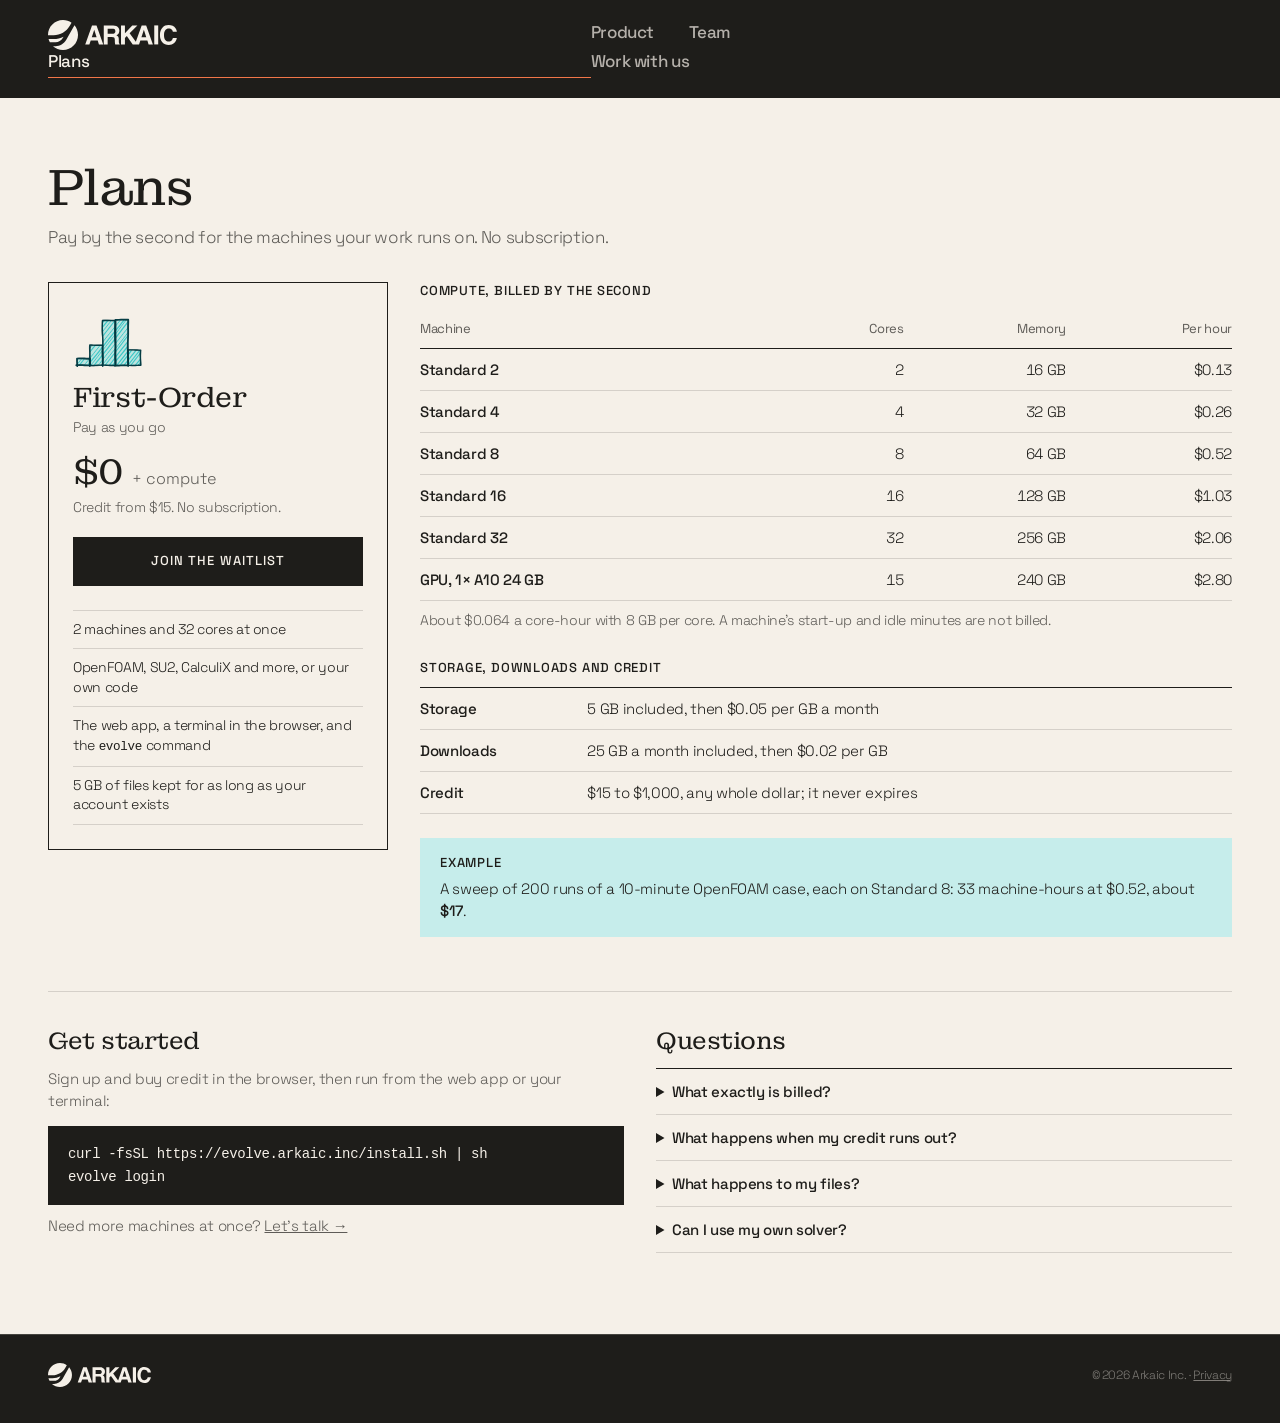
<file: plans/index.html>
<!DOCTYPE html>
<html lang="en">
<head>
  <meta charset="utf-8">
  <meta name="viewport" content="width=device-width, initial-scale=1">
  <title>Plans — Arkaic</title>
  <meta name="description" content="Evolve's First-Order plan: buy credit and pay by the second for the machines your simulations run on. Storage and downloads included, no subscription.">
  <meta name="theme-color" content="#1E1D1A">
  <link rel="icon" href="/favicon.ico" sizes="32x32">
  <link rel="icon" type="image/svg+xml" href="/assets/favicon.svg">
  <link rel="apple-touch-icon" href="/assets/apple-touch-icon.png">
  <link rel="canonical" href="https://arkaic.inc/plans/">
  <link rel="stylesheet" href="/styles.css?v=88">
</head>
<body>
  <a class="skip" href="#main">Skip to content</a>

  <header class="topbar">
    <a class="brand" href="/" aria-label="Arkaic home">
      <img src="/assets/logo-horizontal-paper.svg" alt="Arkaic" width="146" height="34">
    </a>
    <button class="nav-toggle" type="button" aria-expanded="false" aria-controls="topnav">Menu</button>
    <nav class="topnav" id="topnav" aria-label="Site">
      <a href="/#product">Product</a>
      <!-- <a href="/#research">Research</a> -->
      <a href="/#team">Team</a>
      <a href="/plans/" aria-current="page">Plans</a>
      <a href="/work/">Work with us</a>
    </nav>
  </header>

  <main id="main">
    <section class="section paper plans" aria-labelledby="plans-title">
      <h1 id="plans-title" class="plans-title">Plans</h1>
      <p class="plans-lede">Pay by the second for the machines your work runs on. No subscription.</p>

      <div class="plans-grid">
        <article class="plan-card" aria-labelledby="first-order-name">
          <img class="plan-icon" src="/assets/plans/first-order.svg" alt="" aria-hidden="true" width="240" height="212">
          <h2 id="first-order-name" class="plan-name">First-Order</h2>
          <p class="plan-kind">Pay as you go</p>
          <p class="plan-price">$0 <span>+ compute</span></p>
          <p class="plan-note">Credit from $15. No subscription.</p>
          <a class="button button-graphite plan-cta" href="/#waitlist">Join the waitlist</a>
          <ul class="plan-list" role="list">
            <li>2 machines and 32 cores at once</li>
            <li>OpenFOAM, SU2, CalculiX and more, or your own code</li>
            <li>The web app, a terminal in the browser, and the <code>evolve</code> command</li>
            <li>5 GB of files kept for as long as your account exists</li>
          </ul>
        </article>

        <div>
          <table class="price-sheet">
            <caption>Compute, billed by the second</caption>
            <thead>
              <tr><th scope="col">Machine</th><th scope="col" class="num">Cores</th><th scope="col" class="num">Memory</th><th scope="col" class="num">Per hour</th></tr>
            </thead>
            <tbody>
              <tr><th scope="row">Standard 2</th><td class="num">2</td><td class="num">16 GB</td><td class="num">$0.13</td></tr>
              <tr><th scope="row">Standard 4</th><td class="num">4</td><td class="num">32 GB</td><td class="num">$0.26</td></tr>
              <tr><th scope="row">Standard 8</th><td class="num">8</td><td class="num">64 GB</td><td class="num">$0.52</td></tr>
              <tr><th scope="row">Standard 16</th><td class="num">16</td><td class="num">128 GB</td><td class="num">$1.03</td></tr>
              <tr><th scope="row">Standard 32</th><td class="num">32</td><td class="num">256 GB</td><td class="num">$2.06</td></tr>
              <tr><th scope="row">GPU, 1&times; A10 24 GB</th><td class="num">15</td><td class="num">240 GB</td><td class="num">$2.80</td></tr>
            </tbody>
          </table>
          <p class="price-foot">About $0.064 a core-hour with 8 GB per core. A machine&rsquo;s start-up and idle minutes are not billed.</p>

          <table class="price-sheet spaced">
            <caption>Storage, downloads and credit</caption>
            <tbody>
              <tr><th scope="row">Storage</th><td>5 GB included, then $0.05 per GB a month</td></tr>
              <tr><th scope="row">Downloads</th><td>25 GB a month included, then $0.02 per GB</td></tr>
              <tr><th scope="row">Credit</th><td>$15 to $1,000, any whole dollar; it never expires</td></tr>
            </tbody>
          </table>

          <div class="price-example">
            <p class="example-label">Example</p>
            <p>A sweep of 200 runs of a 10-minute OpenFOAM case, each on Standard 8: 33 machine-hours at $0.52, about <strong>$17</strong>.</p>
          </div>
        </div>
      </div>

      <div class="plans-more">
        <div class="plans-start">
          <h2 class="plans-sub">Get started</h2>
          <p>Sign up and buy credit in the browser, then run from the web app or your terminal:</p>
          <pre class="install"><code>curl -fsSL https://evolve.arkaic.inc/install.sh | sh
evolve login</code></pre>
          <p>Need more machines at once? <a href="/meet/">Let&rsquo;s talk &rarr;</a></p>
        </div>

        <div class="plans-faq">
          <h2 class="plans-sub">Questions</h2>
          <details>
            <summary>What exactly is billed?</summary>
            <p>Each run&rsquo;s seconds on its machine, at the machine&rsquo;s hourly price. Starting a machine, and the minutes it waits for the next run, are on us.</p>
          </details>
          <details>
            <summary>What happens when my credit runs out?</summary>
            <p>Runs already going finish. New runs wait until you add credit.</p>
          </details>
          <details>
            <summary>What happens to my files?</summary>
            <p>Your first 5 GB stay for as long as your account exists. Beyond that, storage is drawn from credit; after 90 days without credit, files beyond 5 GB may be deleted, and we email you first.</p>
          </details>
          <details>
            <summary>Can I use my own solver?</summary>
            <p>Yes. Run your own code on the toolchain, with the compilers and libraries it provides, or use a solver from the catalog.</p>
          </details>
        </div>
      </div>
    </section>
  </main>

  <footer class="footer">
    <img src="/assets/logo-horizontal-paper.svg" alt="Arkaic" width="120" height="28">
    <p class="fine">© 2026 Arkaic Inc. · <a href="/privacy/">Privacy</a></p>
  </footer>
  <script src="/nav.js?v=1" defer></script>
</body>
</html>
</file>
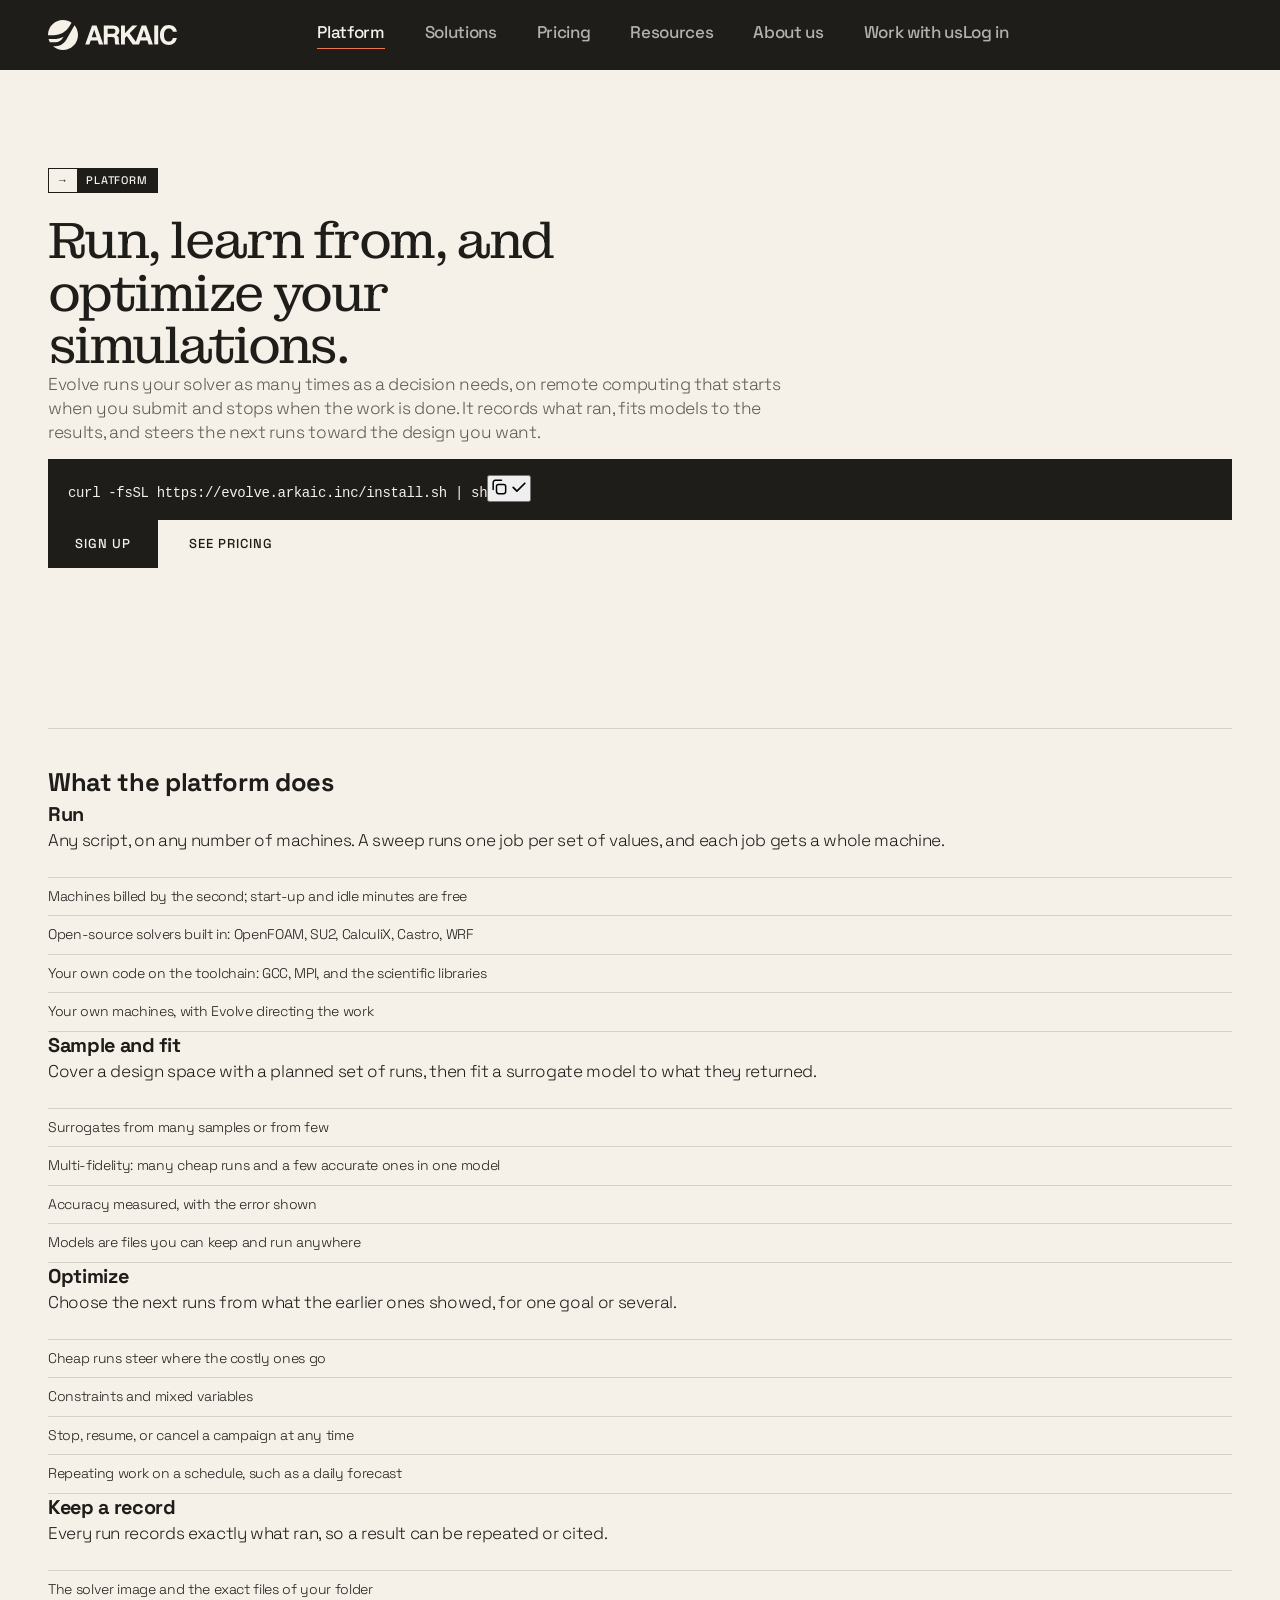
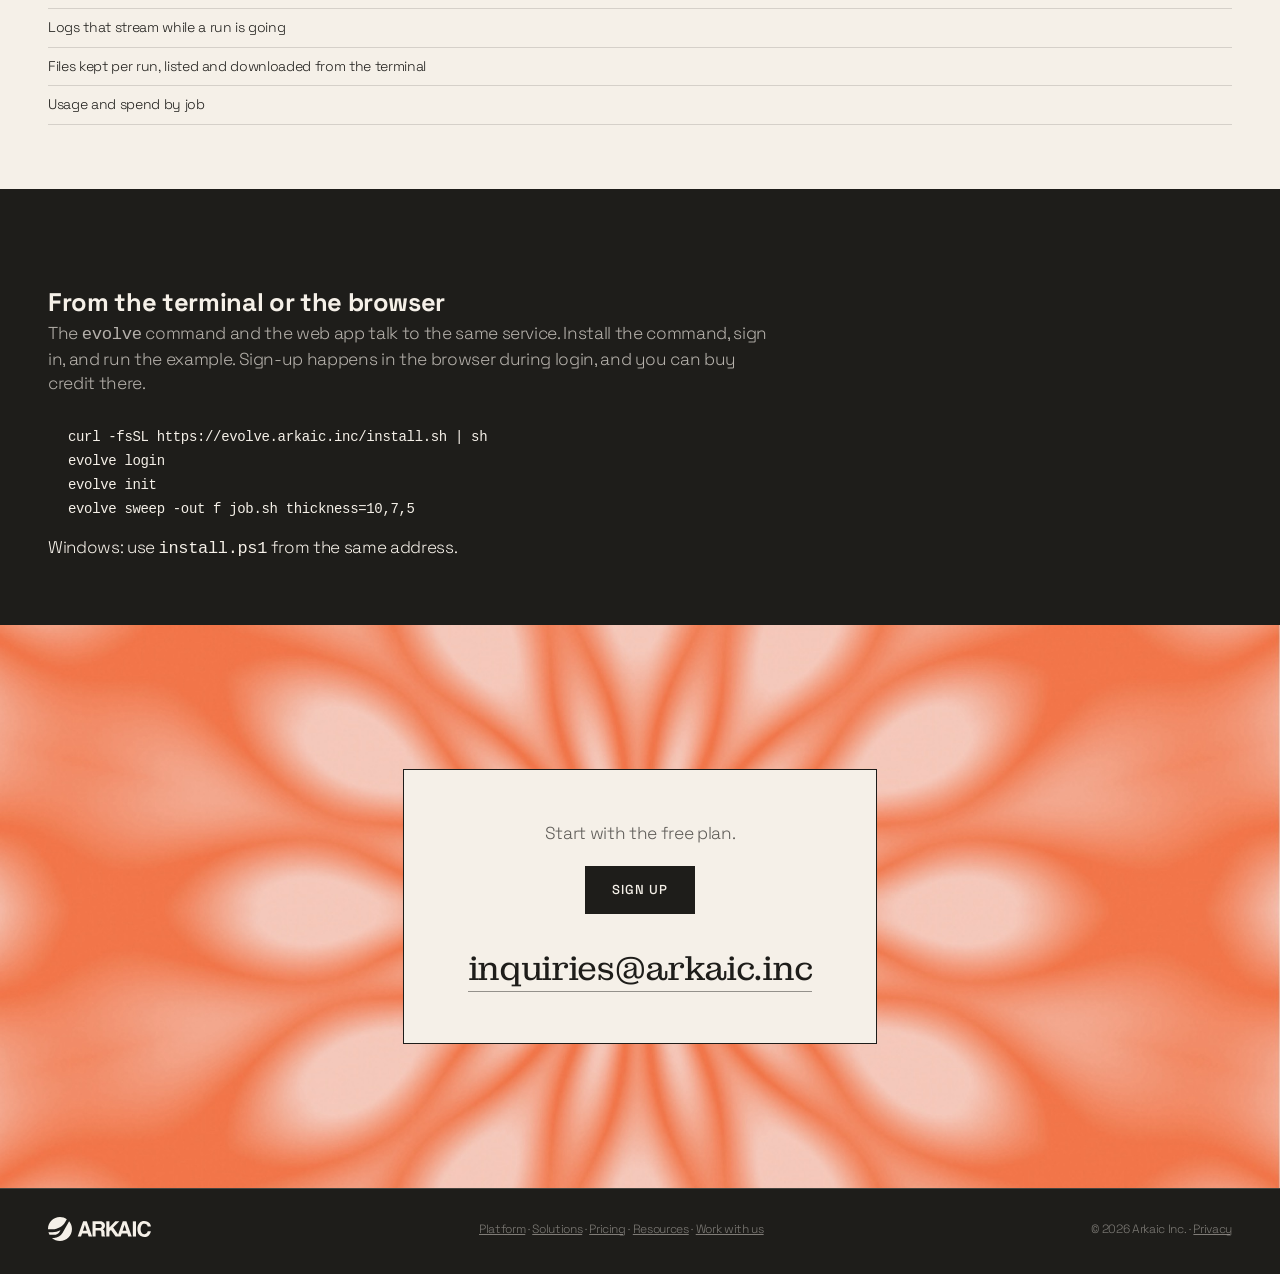
<file: platform/index.html>
<!DOCTYPE html>
<html lang="en">
<head>
  <meta charset="utf-8">
  <meta name="viewport" content="width=device-width, initial-scale=1">
  <title>Platform — Arkaic</title>
  <meta name="description" content="Evolve runs your simulations on remote computing, fits surrogate models to the results, and optimizes your design. One command, billed by the second.">
  <meta name="theme-color" content="#1E1D1A">
  <link rel="icon" href="/favicon.ico" sizes="32x32">
  <link rel="icon" type="image/svg+xml" href="/assets/favicon.svg">
  <link rel="apple-touch-icon" href="/assets/apple-touch-icon.png">
  <link rel="canonical" href="https://arkaic.inc/platform/">
  <link rel="stylesheet" href="/styles.css?v=88">
</head>
<body>
  <a class="skip" href="#main">Skip to content</a>

  <header class="topbar">
    <a class="brand" href="/" aria-label="Arkaic home">
      <img src="/assets/logo-horizontal-paper.svg" alt="Arkaic" width="146" height="34">
    </a>
    <button class="nav-toggle" type="button" aria-expanded="false" aria-controls="topnav">Menu</button>
    <nav class="topnav" id="topnav" aria-label="Site">
      <div class="nav-links">
        <a href="/platform/" aria-current="page">Platform</a>
        <a href="/solutions/">Solutions</a>
        <a href="/pricing/">Pricing</a>
        <a href="/resources/">Resources</a>
        <a href="/about/">About us</a>
        <a href="/work/">Work with us</a>
      </div>
      <a class="nav-login" href="https://evolve.arkaic.inc">Log in</a>
    </nav>
  </header>

  <main id="main">
    <section class="section paper site-hero centered" aria-labelledby="platform-title">
      <div>
        <p class="tag"><span class="tag-num">&rarr;</span><span class="tag-label">Platform</span></p>
        <h1 id="platform-title" class="h2">Run, learn from, and optimize your simulations.</h1>
        <p class="body-lg">Evolve runs your solver as many times as a decision needs, on remote computing that starts when you submit and stops when the work is done. It records what ran, fits models to the results, and steers the next runs toward the design you want.</p>
        <div class="install-wrap"><div class="install install-pill"><code id="install-cmd">curl -fsSL https://evolve.arkaic.inc/install.sh | sh</code><button class="copy-btn" type="button" data-copy="install-cmd" aria-label="Copy command" title="Copy"><svg class="icon-copy" viewBox="0 0 24 24" width="20" height="20" fill="none" stroke="currentColor" stroke-width="1.8" stroke-linecap="round" stroke-linejoin="round" aria-hidden="true" focusable="false"><rect x="9" y="9" width="11" height="11" rx="2.5"/><path d="M5 15V6.5A2.5 2.5 0 0 1 7.5 4H15"/></svg><svg class="icon-check" viewBox="0 0 24 24" width="20" height="20" fill="none" stroke="currentColor" stroke-width="2" stroke-linecap="round" stroke-linejoin="round" aria-hidden="true" focusable="false"><path d="M5 12.5l4.5 4.5L19 7.5"/></svg></button></div></div>
        <p class="site-actions"><a class="button button-graphite" href="https://evolve.arkaic.inc">Sign up</a> <a class="button button-line" href="/pricing/">See pricing</a></p>
      </div>
    </section>

    <section class="section paper" aria-labelledby="platform-what">
      <div>
        <h2 id="platform-what" class="site-h">What the platform does</h2>
        <div class="site-grid">
          <article class="site-card"><h3 class="site-card-title">Run</h3><p>Any script, on any number of machines. A sweep runs one job per set of values, and each job gets a whole machine.</p><ul class="plan-list" role="list"><li>Machines billed by the second; start-up and idle minutes are free</li><li>Open-source solvers built in: OpenFOAM, SU2, CalculiX, Castro, WRF</li><li>Your own code on the toolchain: GCC, MPI, and the scientific libraries</li><li>Your own machines, with Evolve directing the work</li></ul></article>
          <article class="site-card"><h3 class="site-card-title">Sample and fit</h3><p>Cover a design space with a planned set of runs, then fit a surrogate model to what they returned.</p><ul class="plan-list" role="list"><li>Surrogates from many samples or from few</li><li>Multi-fidelity: many cheap runs and a few accurate ones in one model</li><li>Accuracy measured, with the error shown</li><li>Models are files you can keep and run anywhere</li></ul></article>
          <article class="site-card"><h3 class="site-card-title">Optimize</h3><p>Choose the next runs from what the earlier ones showed, for one goal or several.</p><ul class="plan-list" role="list"><li>Cheap runs steer where the costly ones go</li><li>Constraints and mixed variables</li><li>Stop, resume, or cancel a campaign at any time</li><li>Repeating work on a schedule, such as a daily forecast</li></ul></article>
          <article class="site-card"><h3 class="site-card-title">Keep a record</h3><p>Every run records exactly what ran, so a result can be repeated or cited.</p><ul class="plan-list" role="list"><li>The solver image and the exact files of your folder</li><li>Logs that stream while a run is going</li><li>Files kept per run, listed and downloaded from the terminal</li><li>Usage and spend by job</li></ul></article>
        </div>
      </div>
    </section>

    <section class="section graphite" aria-labelledby="platform-use">
      <div>
        <h2 id="platform-use" class="site-h">From the terminal or the browser</h2>
        <p class="body-lg">The <code>evolve</code> command and the web app talk to the same service. Install the command, sign in, and run the example. Sign-up happens in the browser during login, and you can buy credit there.</p>
        <pre class="install"><code>curl -fsSL https://evolve.arkaic.inc/install.sh | sh
evolve login
evolve init
evolve sweep -out f job.sh thickness=10,7,5</code></pre>
        <p class="site-note">Windows: use <code>install.ps1</code> from the same address.</p>
      </div>
    </section>

    <section class="contact" aria-label="Contact">
      <div class="contact-card">
        <p class="body-lg">Start with the free plan.</p>
        <a class="button button-graphite" href="https://evolve.arkaic.inc">Sign up</a>
        <a class="mail" href="mailto:inquiries@arkaic.inc">inquiries@arkaic.inc</a>
      </div>
    </section>
  </main>

  <footer class="footer">
    <img src="/assets/logo-horizontal-paper.svg" alt="Arkaic" width="120" height="28">
    <p class="fine"><a href="/platform/">Platform</a> · <a href="/solutions/">Solutions</a> · <a href="/pricing/">Pricing</a> · <a href="/resources/">Resources</a> · <a href="/work/">Work with us</a></p>
    <p class="fine">© 2026 Arkaic Inc. · <a href="/privacy/">Privacy</a></p>
  </footer>
  <script src="/nav.js?v=1" defer></script>
  <script src="/copy.js?v=2" defer></script>
</body>
</html>
</file>
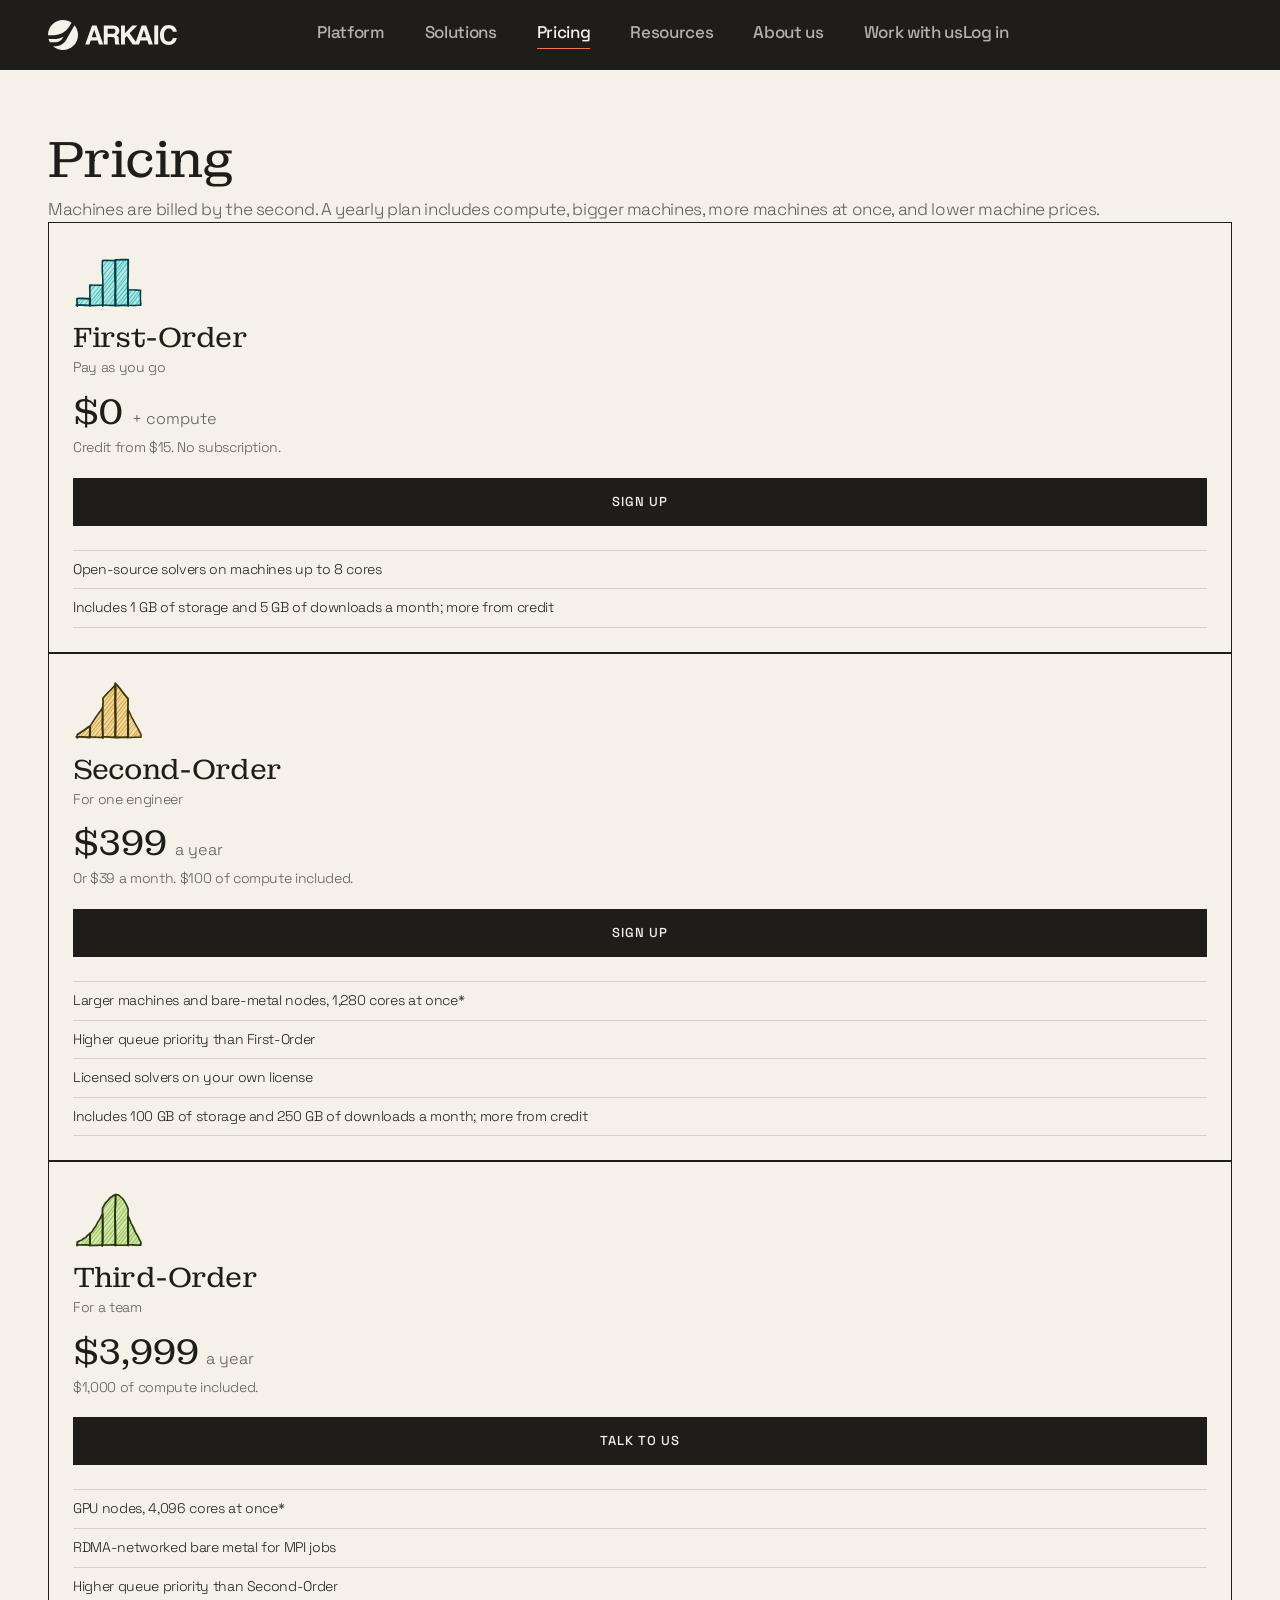
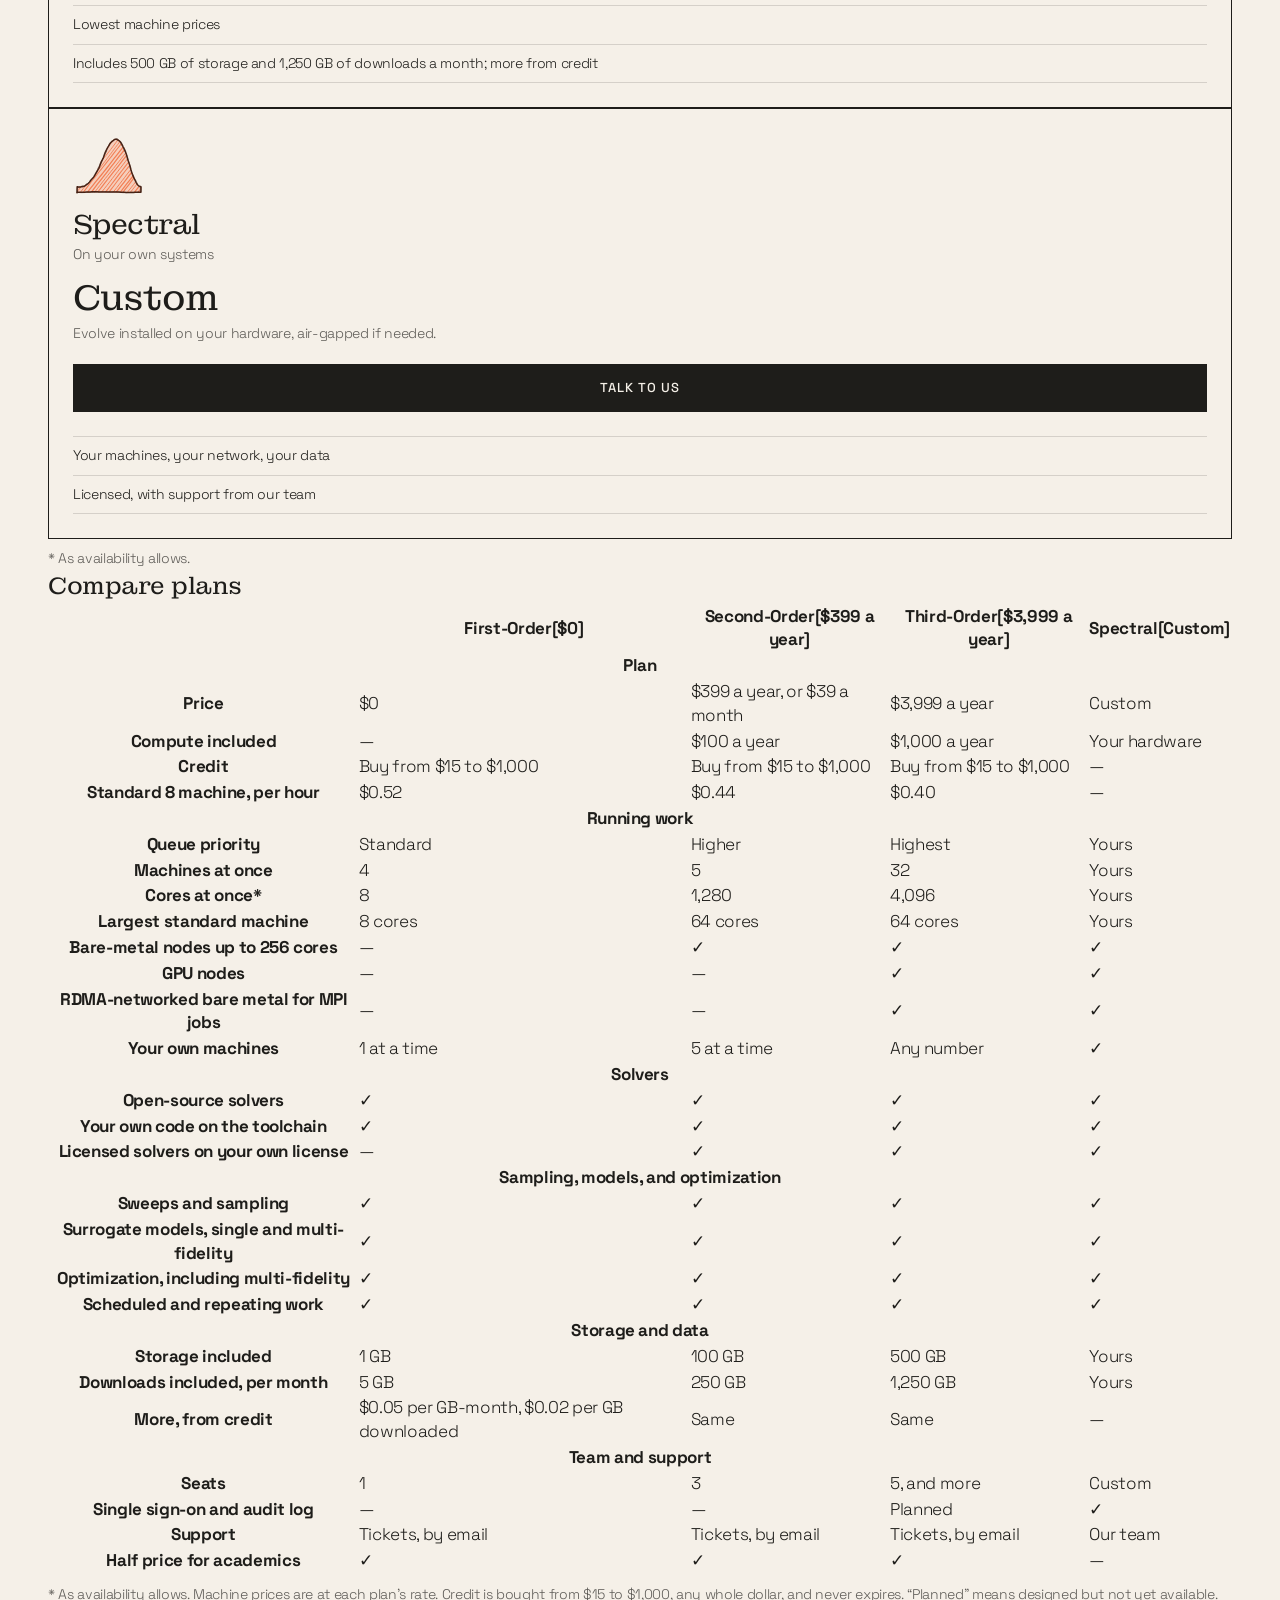
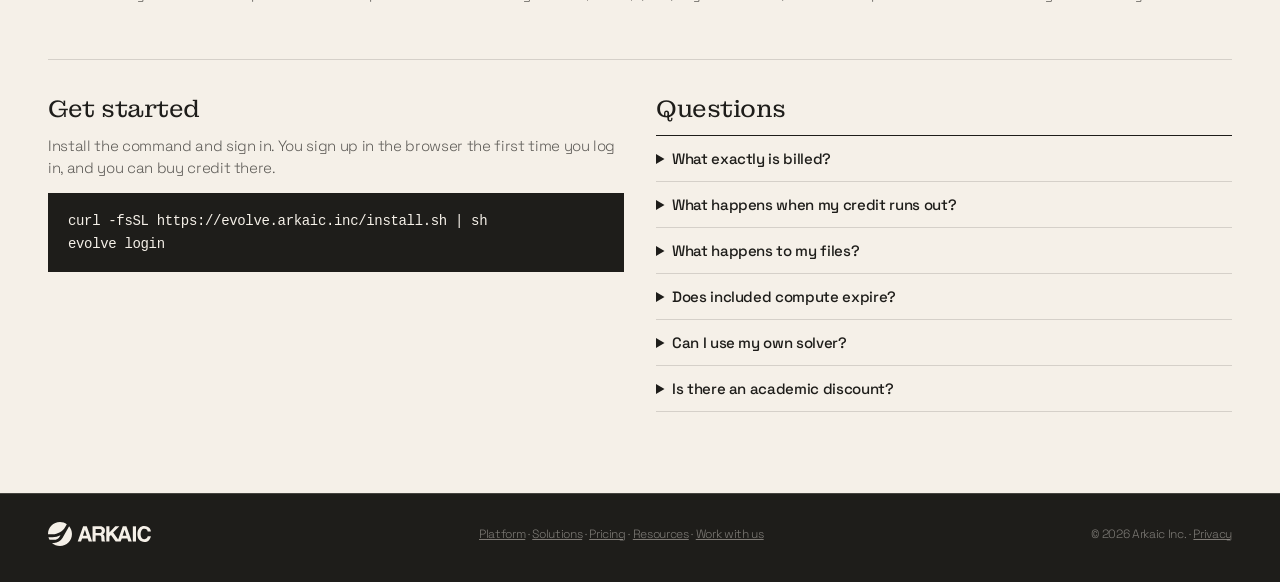
<file: pricing/index.html>
<!DOCTYPE html>
<html lang="en">
<head>
  <meta charset="utf-8">
  <meta name="viewport" content="width=device-width, initial-scale=1">
  <title>Pricing — Arkaic</title>
  <meta name="description" content="Evolve's plans: First-Order pay as you go, Second-Order and Third-Order with compute included, and Spectral on your own systems. Machines billed by the second.">
  <meta name="theme-color" content="#1E1D1A">
  <link rel="icon" href="/favicon.ico" sizes="32x32">
  <link rel="icon" type="image/svg+xml" href="/assets/favicon.svg">
  <link rel="apple-touch-icon" href="/assets/apple-touch-icon.png">
  <link rel="canonical" href="https://arkaic.inc/pricing/">
  <link rel="stylesheet" href="/styles.css?v=88">
</head>
<body>
  <a class="skip" href="#main">Skip to content</a>

  <header class="topbar">
    <a class="brand" href="/" aria-label="Arkaic home">
      <img src="/assets/logo-horizontal-paper.svg" alt="Arkaic" width="146" height="34">
    </a>
    <button class="nav-toggle" type="button" aria-expanded="false" aria-controls="topnav">Menu</button>
    <nav class="topnav" id="topnav" aria-label="Site">
      <div class="nav-links">
        <a href="/platform/">Platform</a>
        <a href="/solutions/">Solutions</a>
        <a href="/pricing/" aria-current="page">Pricing</a>
        <a href="/resources/">Resources</a>
        <a href="/about/">About us</a>
        <a href="/work/">Work with us</a>
      </div>
      <a class="nav-login" href="https://evolve.arkaic.inc">Log in</a>
    </nav>
  </header>

  <main id="main">
    <section class="section paper plans" aria-labelledby="plans-title">
      <h1 id="plans-title" class="plans-title">Pricing</h1>
      <p class="plans-lede">Machines are billed by the second. A yearly plan includes compute, bigger machines, more machines at once, and lower machine prices.</p>

      <div class="plans-cards">
        <article class="plan-card" aria-labelledby="first-order-name">
          <img class="plan-icon" src="/assets/plans/first-order.svg" alt="" aria-hidden="true" width="240" height="212">
          <h2 id="first-order-name" class="plan-name">First-Order</h2>
          <p class="plan-kind">Pay as you go</p>
          <p class="plan-price">$0 <span>+ compute</span></p>
          <p class="plan-note">Credit from $15. No subscription.</p>
          <a class="button button-graphite plan-cta" href="https://evolve.arkaic.inc">Sign up</a>
          <ul class="plan-list" role="list"><li>Open-source solvers on machines up to 8 cores</li><li>Includes 1 GB of storage and 5 GB of downloads a month; more from credit</li></ul>
        </article>
        <article class="plan-card" aria-labelledby="second-order-name">
          <img class="plan-icon" src="/assets/plans/second-order.svg" alt="" aria-hidden="true" width="240" height="212">
          <h2 id="second-order-name" class="plan-name">Second-Order</h2>
          <p class="plan-kind">For one engineer</p>
          <p class="plan-price">$399 <span>a year</span></p>
          <p class="plan-note">Or $39 a month. $100 of compute included.</p>
          <a class="button button-graphite plan-cta" href="https://evolve.arkaic.inc">Sign up</a>
          <ul class="plan-list" role="list"><li>Larger machines and bare-metal nodes, 1,280 cores at once*</li><li>Higher queue priority than First-Order</li><li>Licensed solvers on your own license</li><li>Includes 100 GB of storage and 250 GB of downloads a month; more from credit</li></ul>
        </article>
        <article class="plan-card" aria-labelledby="third-order-name">
          <img class="plan-icon" src="/assets/plans/third-order.svg" alt="" aria-hidden="true" width="240" height="212">
          <h2 id="third-order-name" class="plan-name">Third-Order</h2>
          <p class="plan-kind">For a team</p>
          <p class="plan-price">$3,999 <span>a year</span></p>
          <p class="plan-note">$1,000 of compute included.</p>
          <a class="button button-graphite plan-cta" href="/meet/">Talk to us</a>
          <ul class="plan-list" role="list"><li>GPU nodes, 4,096 cores at once*</li><li>RDMA-networked bare metal for MPI jobs</li><li>Higher queue priority than Second-Order</li><li>Lowest machine prices</li><li>Includes 500 GB of storage and 1,250 GB of downloads a month; more from credit</li></ul>
        </article>
        <article class="plan-card" aria-labelledby="spectral-name">
          <img class="plan-icon" src="/assets/plans/spectral.svg" alt="" aria-hidden="true" width="240" height="212">
          <h2 id="spectral-name" class="plan-name">Spectral</h2>
          <p class="plan-kind">On your own systems</p>
          <p class="plan-price">Custom <span></span></p>
          <p class="plan-note">Evolve installed on your hardware, air-gapped if needed.</p>
          <a class="button button-graphite plan-cta" href="/meet/">Talk to us</a>
          <ul class="plan-list" role="list"><li>Your machines, your network, your data</li><li>Licensed, with support from our team</li></ul>
        </article>
      </div>

      <p class="price-foot">* As availability allows.</p>

      <div class="compare">
        <h2 class="plans-sub">Compare plans</h2>
        <div class="compare-wrap" tabindex="0" role="region" aria-label="Compare plans">
          <table class="compare-table">
            <thead>
              <tr>
                <th scope="col"><span class="visually-hidden">Feature</span></th>
                <th scope="col"><span class="col-name">First-Order</span><span class="col-price">[$0]</span></th>
                <th scope="col"><span class="col-name">Second-Order</span><span class="col-price">[$399 a year]</span></th>
                <th scope="col"><span class="col-name">Third-Order</span><span class="col-price">[$3,999 a year]</span></th>
                <th scope="col"><span class="col-name">Spectral</span><span class="col-price">[Custom]</span></th>
              </tr>
            </thead>
            <tbody>
<tr class="group"><th scope="rowgroup" colspan="5">Plan</th></tr>
<tr><th scope="row">Price</th><td>$0</td><td>$399 a year, or $39 a month</td><td>$3,999 a year</td><td>Custom</td></tr>
<tr><th scope="row">Compute included</th><td><span class="no" aria-label="Not included">&mdash;</span></td><td>$100 a year</td><td>$1,000 a year</td><td>Your hardware</td></tr>
<tr><th scope="row">Credit</th><td>Buy from $15 to $1,000</td><td>Buy from $15 to $1,000</td><td>Buy from $15 to $1,000</td><td>&mdash;</td></tr>
<tr><th scope="row">Standard 8 machine, per hour</th><td>$0.52</td><td>$0.44</td><td>$0.40</td><td>&mdash;</td></tr>
<tr class="group"><th scope="rowgroup" colspan="5">Running work</th></tr>
<tr><th scope="row">Queue priority</th><td>Standard</td><td>Higher</td><td>Highest</td><td>Yours</td></tr>
<tr><th scope="row">Machines at once</th><td>4</td><td>5</td><td>32</td><td>Yours</td></tr>
<tr><th scope="row">Cores at once*</th><td>8</td><td>1,280</td><td>4,096</td><td>Yours</td></tr>
<tr><th scope="row">Largest standard machine</th><td>8 cores</td><td>64 cores</td><td>64 cores</td><td>Yours</td></tr>
<tr><th scope="row">Bare-metal nodes up to 256 cores</th><td><span class="no" aria-label="Not included">&mdash;</span></td><td><span class="yes" aria-label="Included">&#10003;</span></td><td><span class="yes" aria-label="Included">&#10003;</span></td><td><span class="yes" aria-label="Included">&#10003;</span></td></tr>
<tr><th scope="row">GPU nodes</th><td><span class="no" aria-label="Not included">&mdash;</span></td><td><span class="no" aria-label="Not included">&mdash;</span></td><td><span class="yes" aria-label="Included">&#10003;</span></td><td><span class="yes" aria-label="Included">&#10003;</span></td></tr>
<tr><th scope="row">RDMA-networked bare metal for MPI jobs</th><td><span class="no" aria-label="Not included">&mdash;</span></td><td><span class="no" aria-label="Not included">&mdash;</span></td><td><span class="yes" aria-label="Included">&#10003;</span></td><td><span class="yes" aria-label="Included">&#10003;</span></td></tr>
<tr><th scope="row">Your own machines</th><td>1 at a time</td><td>5 at a time</td><td>Any number</td><td><span class="yes" aria-label="Included">&#10003;</span></td></tr>
<tr class="group"><th scope="rowgroup" colspan="5">Solvers</th></tr>
<tr><th scope="row">Open-source solvers</th><td><span class="yes" aria-label="Included">&#10003;</span></td><td><span class="yes" aria-label="Included">&#10003;</span></td><td><span class="yes" aria-label="Included">&#10003;</span></td><td><span class="yes" aria-label="Included">&#10003;</span></td></tr>
<tr><th scope="row">Your own code on the toolchain</th><td><span class="yes" aria-label="Included">&#10003;</span></td><td><span class="yes" aria-label="Included">&#10003;</span></td><td><span class="yes" aria-label="Included">&#10003;</span></td><td><span class="yes" aria-label="Included">&#10003;</span></td></tr>
<tr><th scope="row">Licensed solvers on your own license</th><td><span class="no" aria-label="Not included">&mdash;</span></td><td><span class="yes" aria-label="Included">&#10003;</span></td><td><span class="yes" aria-label="Included">&#10003;</span></td><td><span class="yes" aria-label="Included">&#10003;</span></td></tr>
<tr class="group"><th scope="rowgroup" colspan="5">Sampling, models, and optimization</th></tr>
<tr><th scope="row">Sweeps and sampling</th><td><span class="yes" aria-label="Included">&#10003;</span></td><td><span class="yes" aria-label="Included">&#10003;</span></td><td><span class="yes" aria-label="Included">&#10003;</span></td><td><span class="yes" aria-label="Included">&#10003;</span></td></tr>
<tr><th scope="row">Surrogate models, single and multi-fidelity</th><td><span class="yes" aria-label="Included">&#10003;</span></td><td><span class="yes" aria-label="Included">&#10003;</span></td><td><span class="yes" aria-label="Included">&#10003;</span></td><td><span class="yes" aria-label="Included">&#10003;</span></td></tr>
<tr><th scope="row">Optimization, including multi-fidelity</th><td><span class="yes" aria-label="Included">&#10003;</span></td><td><span class="yes" aria-label="Included">&#10003;</span></td><td><span class="yes" aria-label="Included">&#10003;</span></td><td><span class="yes" aria-label="Included">&#10003;</span></td></tr>
<tr><th scope="row">Scheduled and repeating work</th><td><span class="yes" aria-label="Included">&#10003;</span></td><td><span class="yes" aria-label="Included">&#10003;</span></td><td><span class="yes" aria-label="Included">&#10003;</span></td><td><span class="yes" aria-label="Included">&#10003;</span></td></tr>
<tr class="group"><th scope="rowgroup" colspan="5">Storage and data</th></tr>
<tr><th scope="row">Storage included</th><td>1 GB</td><td>100 GB</td><td>500 GB</td><td>Yours</td></tr>
<tr><th scope="row">Downloads included, per month</th><td>5 GB</td><td>250 GB</td><td>1,250 GB</td><td>Yours</td></tr>
<tr><th scope="row">More, from credit</th><td>$0.05 per GB-month, $0.02 per GB downloaded</td><td>Same</td><td>Same</td><td>&mdash;</td></tr>
<tr class="group"><th scope="rowgroup" colspan="5">Team and support</th></tr>
<tr><th scope="row">Seats</th><td>1</td><td>3</td><td>5, and more</td><td>Custom</td></tr>
<tr><th scope="row">Single sign-on and audit log</th><td><span class="no" aria-label="Not included">&mdash;</span></td><td><span class="no" aria-label="Not included">&mdash;</span></td><td><span class="soon">Planned</span></td><td><span class="yes" aria-label="Included">&#10003;</span></td></tr>
<tr><th scope="row">Support</th><td>Tickets, by email</td><td>Tickets, by email</td><td>Tickets, by email</td><td>Our team</td></tr>
<tr><th scope="row">Half price for academics</th><td><span class="yes" aria-label="Included">&#10003;</span></td><td><span class="yes" aria-label="Included">&#10003;</span></td><td><span class="yes" aria-label="Included">&#10003;</span></td><td><span class="no" aria-label="Not included">&mdash;</span></td></tr>
            </tbody>
          </table>
        </div>
        <p class="price-foot">* As availability allows. Machine prices are at each plan&rsquo;s rate. Credit is bought from $15 to $1,000, any whole dollar, and never expires. &ldquo;Planned&rdquo; means designed but not yet available.</p>
      </div>

      <div class="plans-more">
        <div class="plans-start">
          <h2 class="plans-sub">Get started</h2>
          <p>Install the command and sign in. You sign up in the browser the first time you log in, and you can buy credit there.</p>
          <pre class="install"><code>curl -fsSL https://evolve.arkaic.inc/install.sh | sh
evolve login</code></pre>
        </div>
        <div class="plans-faq">
          <h2 class="plans-sub">Questions</h2>
          <details><summary>What exactly is billed?</summary><p>Each run&rsquo;s seconds on its machine, at your plan&rsquo;s hourly price. Starting a machine, and the minutes it waits for the next run, are on us.</p></details>
          <details><summary>What happens when my credit runs out?</summary><p>Runs already going finish. New runs wait until you add credit.</p></details>
          <details><summary>What happens to my files?</summary><p>Your plan&rsquo;s included storage stays for as long as your account exists. Beyond that, storage is drawn from credit, and we email you before deleting anything.</p></details>
          <details><summary>Does included compute expire?</summary><p>No, as long as you renew. What is left at the end of the year carries into the next.</p></details>
          <details><summary>Can I use my own solver?</summary><p>Yes. Run your own code on the toolchain, with the compilers and libraries it provides, or use a solver from the catalog.</p></details>
          <details><summary>Is there an academic discount?</summary><p>Yes, half price on the yearly plans. Write to <a href="mailto:inquiries@arkaic.inc">inquiries@arkaic.inc</a> from your university address.</p></details>
        </div>
      </div>
    </section>
  </main>

  <footer class="footer">
    <img src="/assets/logo-horizontal-paper.svg" alt="Arkaic" width="120" height="28">
    <p class="fine"><a href="/platform/">Platform</a> · <a href="/solutions/">Solutions</a> · <a href="/pricing/">Pricing</a> · <a href="/resources/">Resources</a> · <a href="/work/">Work with us</a></p>
    <p class="fine">© 2026 Arkaic Inc. · <a href="/privacy/">Privacy</a></p>
  </footer>
  <script src="/nav.js?v=1" defer></script>
</body>
</html>
</file>
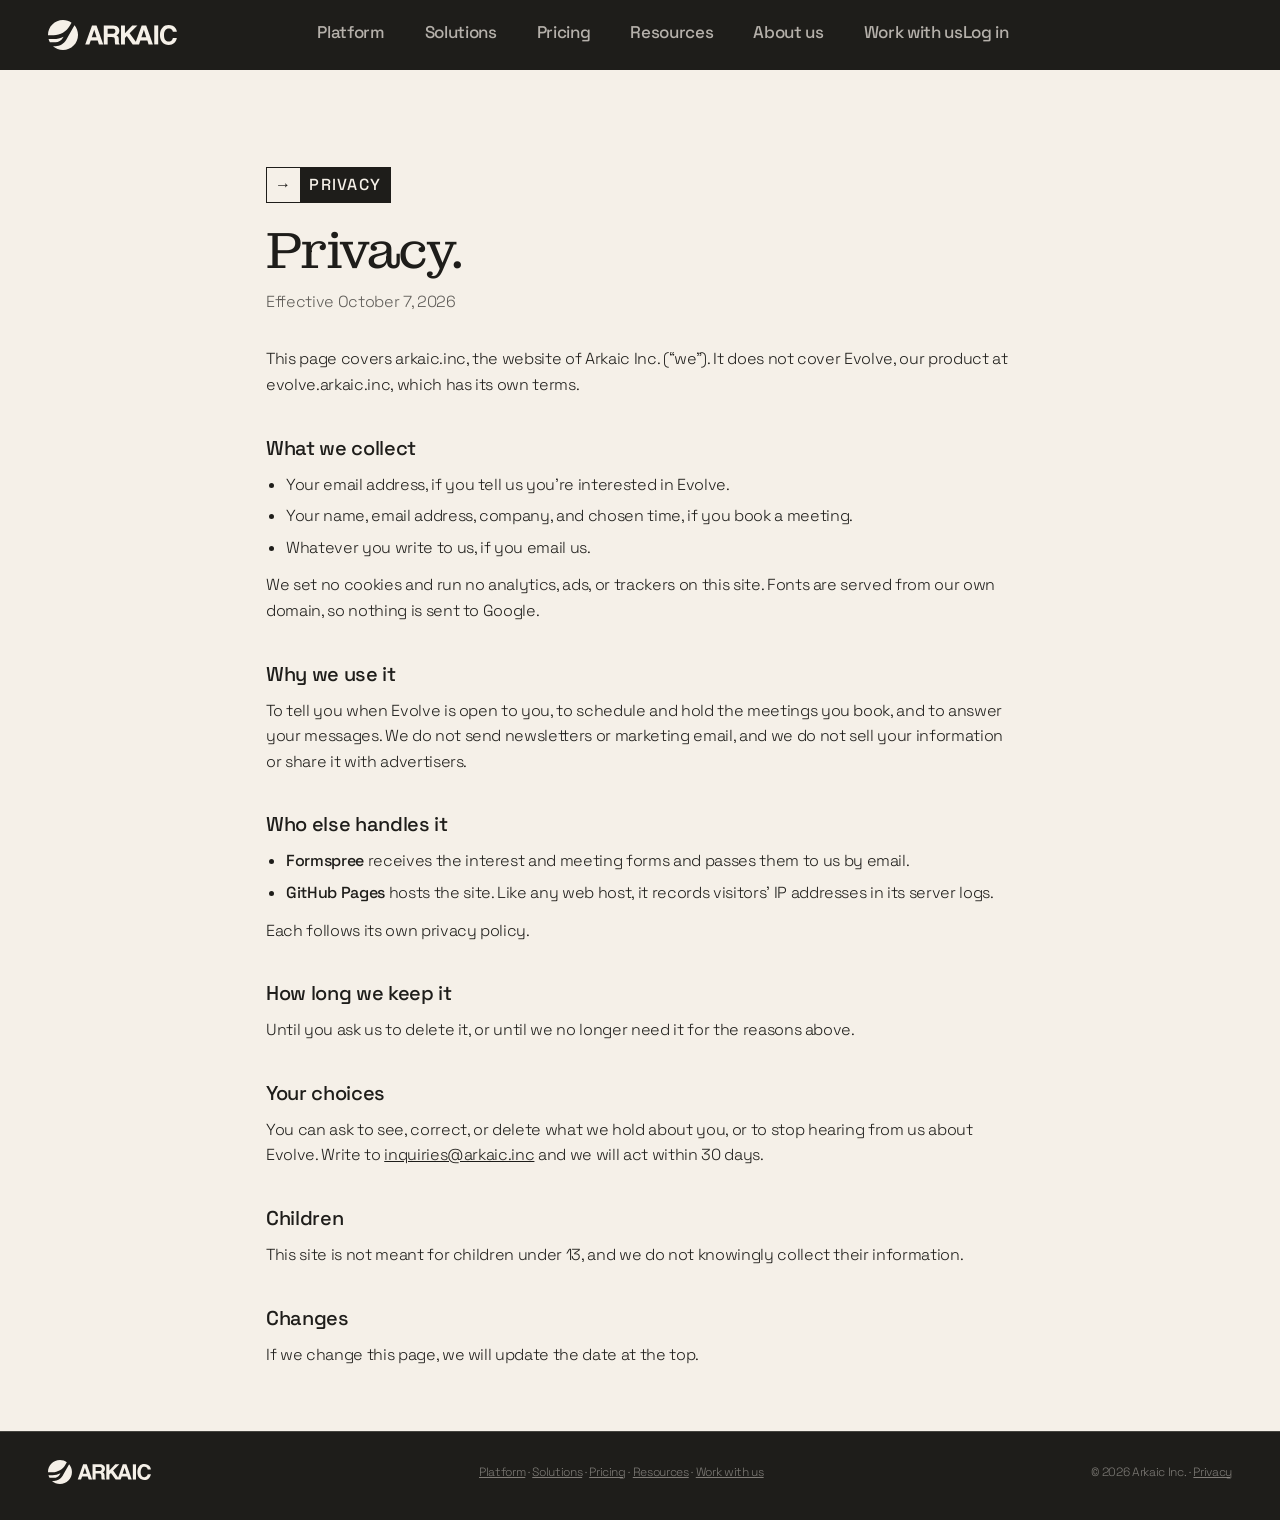
<file: privacy/index.html>
<!DOCTYPE html>
<html lang="en">
<head>
  <meta charset="utf-8">
  <meta name="viewport" content="width=device-width, initial-scale=1">
  <title>Privacy · Arkaic</title>
  <meta name="description" content="How Arkaic handles the information you give us on arkaic.inc.">
  <meta name="theme-color" content="#1E1D1A">
  <link rel="icon" href="/favicon.ico" sizes="32x32">
  <link rel="icon" type="image/svg+xml" href="/assets/favicon.svg">
  <link rel="apple-touch-icon" href="/assets/apple-touch-icon.png">
  <link rel="canonical" href="https://arkaic.inc/privacy/">
  <link rel="stylesheet" href="/styles.css?v=88">
</head>
<body>
  <a class="skip" href="#main">Skip to content</a>

  <header class="topbar">
    <a class="brand" href="/" aria-label="Arkaic home">
      <img src="/assets/logo-horizontal-paper.svg" alt="Arkaic" width="146" height="34">
    </a>
    <button class="nav-toggle" type="button" aria-expanded="false" aria-controls="topnav">Menu</button>
    <nav class="topnav" id="topnav" aria-label="Site">
      <div class="nav-links">
        <a href="/platform/">Platform</a>
        <a href="/solutions/">Solutions</a>
        <a href="/pricing/">Pricing</a>
        <a href="/resources/">Resources</a>
        <a href="/about/">About us</a>
        <a href="/work/">Work with us</a>
      </div>
      <a class="nav-login" href="https://evolve.arkaic.inc">Log in</a>
    </nav>
  </header>

  <main id="main">
    <section class="section paper legal" aria-labelledby="privacy-title">
      <div>
        <p class="tag"><span class="tag-num">→</span><span class="tag-label">Privacy</span></p>
        <h1 id="privacy-title" class="h2">Privacy.</h1>
        <p class="legal-date">Effective October 7, 2026</p>

        <p>This page covers arkaic.inc, the website of Arkaic Inc. (&ldquo;we&rdquo;). It does not cover Evolve, our product at evolve.arkaic.inc, which has its own terms.</p>

        <h2>What we collect</h2>
        <ul>
          <li>Your email address, if you tell us you&rsquo;re interested in Evolve.</li>
          <li>Your name, email address, company, and chosen time, if you book a meeting.</li>
          <li>Whatever you write to us, if you email us.</li>
        </ul>
        <p>We set no cookies and run no analytics, ads, or trackers on this site. Fonts are served from our own domain, so nothing is sent to Google.</p>

        <h2>Why we use it</h2>
        <p>To tell you when Evolve is open to you, to schedule and hold the meetings you book, and to answer your messages. We do not send newsletters or marketing email, and we do not sell your information or share it with advertisers.</p>

        <h2>Who else handles it</h2>
        <ul>
          <li><strong>Formspree</strong> receives the interest and meeting forms and passes them to us by email.</li>
          <li><strong>GitHub Pages</strong> hosts the site. Like any web host, it records visitors&rsquo; IP addresses in its server logs.</li>
        </ul>
        <p>Each follows its own privacy policy.</p>

        <h2>How long we keep it</h2>
        <p>Until you ask us to delete it, or until we no longer need it for the reasons above.</p>

        <h2>Your choices</h2>
        <p>You can ask to see, correct, or delete what we hold about you, or to stop hearing from us about Evolve. Write to <a href="mailto:inquiries@arkaic.inc">inquiries@arkaic.inc</a> and we will act within 30 days.</p>

        <h2>Children</h2>
        <p>This site is not meant for children under 13, and we do not knowingly collect their information.</p>

        <h2>Changes</h2>
        <p>If we change this page, we will update the date at the top.</p>
      </div>
    </section>
  </main>

  <footer class="footer">
    <img src="/assets/logo-horizontal-paper.svg" alt="Arkaic" width="120" height="28">
    <p class="fine"><a href="/platform/">Platform</a> · <a href="/solutions/">Solutions</a> · <a href="/pricing/">Pricing</a> · <a href="/resources/">Resources</a> · <a href="/work/">Work with us</a></p>
    <p class="fine">© 2026 Arkaic Inc. · <a href="/privacy/">Privacy</a></p>
  </footer>
  <script src="/nav.js?v=1" defer></script>
</body>
</html>
</file>
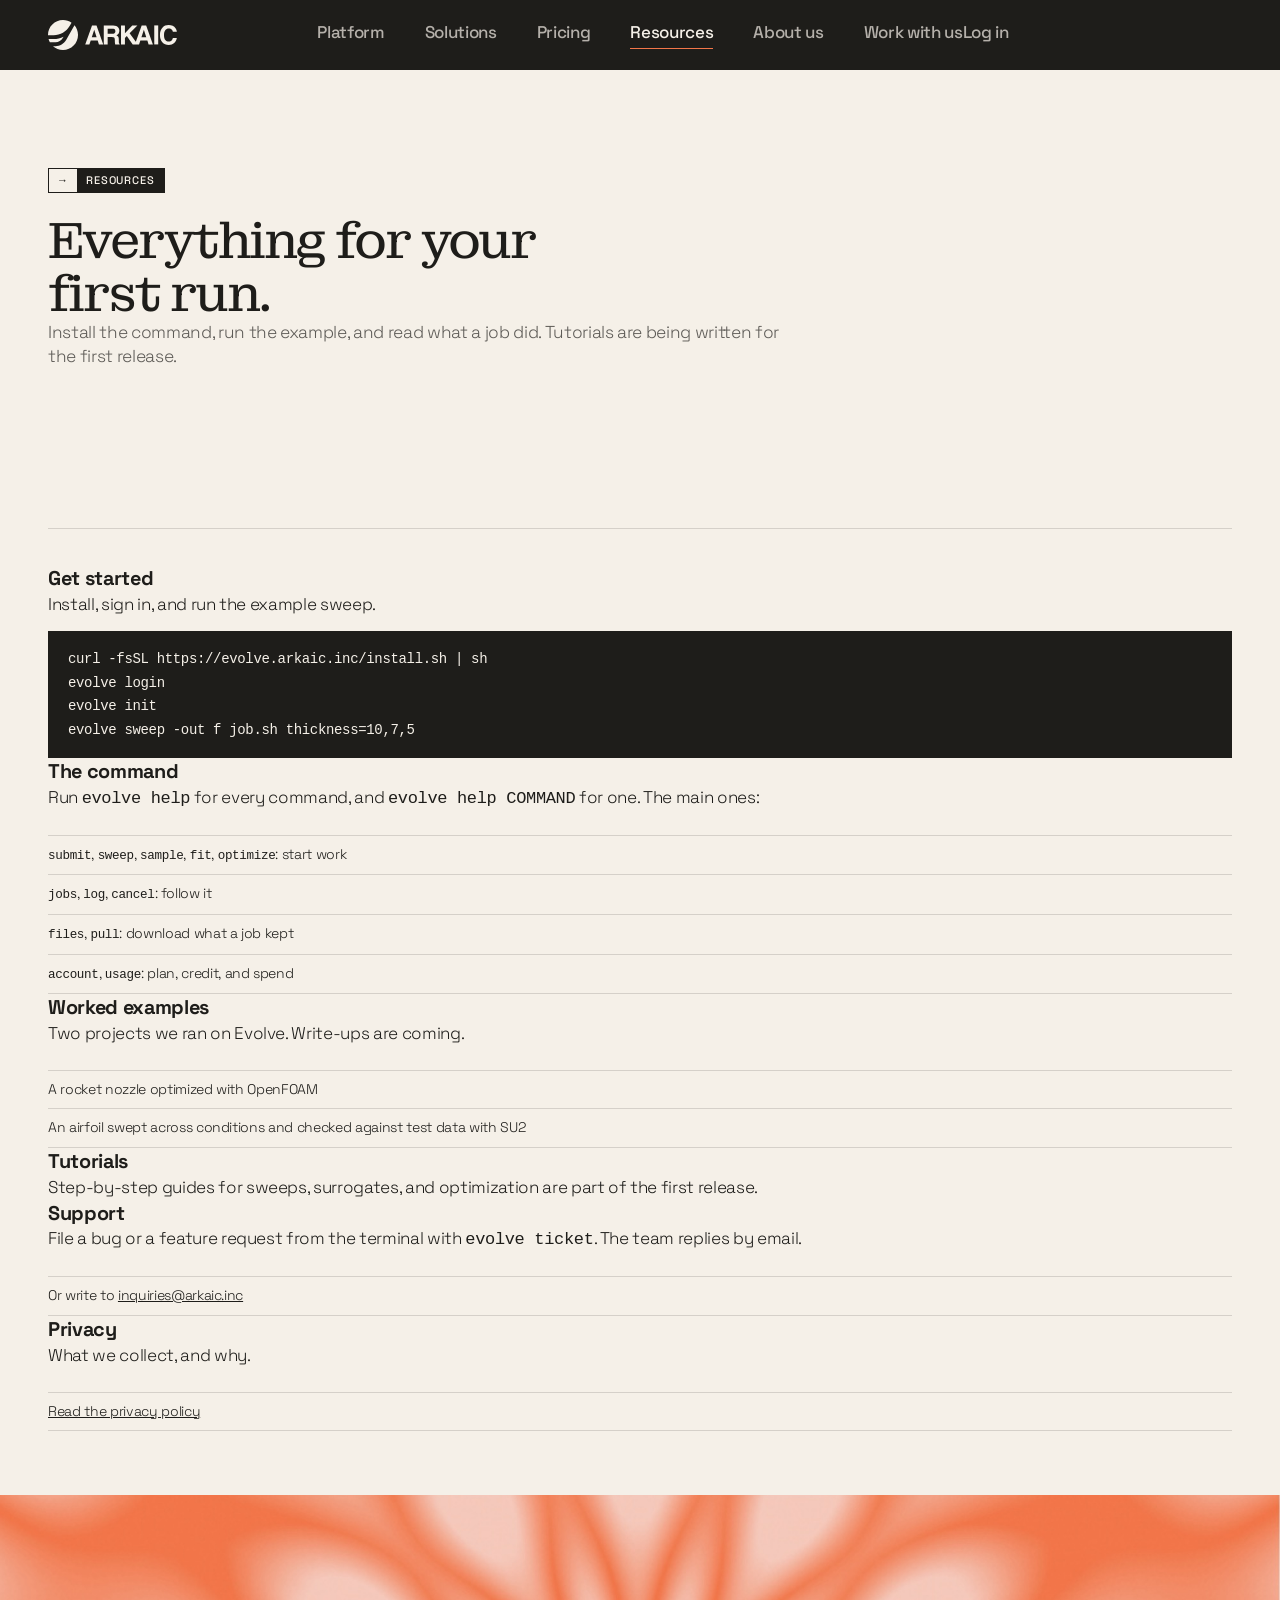
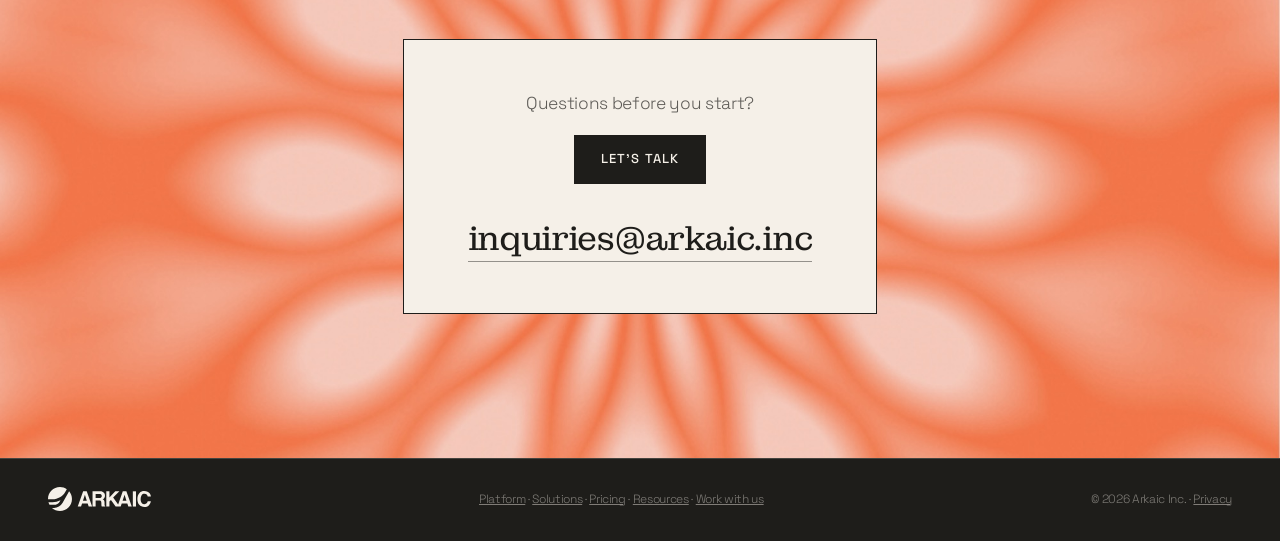
<file: resources/index.html>
<!DOCTYPE html>
<html lang="en">
<head>
  <meta charset="utf-8">
  <meta name="viewport" content="width=device-width, initial-scale=1">
  <title>Resources — Arkaic</title>
  <meta name="description" content="Install the Evolve command, run the example, and find help.">
  <meta name="theme-color" content="#1E1D1A">
  <link rel="icon" href="/favicon.ico" sizes="32x32">
  <link rel="icon" type="image/svg+xml" href="/assets/favicon.svg">
  <link rel="apple-touch-icon" href="/assets/apple-touch-icon.png">
  <link rel="canonical" href="https://arkaic.inc/resources/">
  <link rel="stylesheet" href="/styles.css?v=88">
</head>
<body>
  <a class="skip" href="#main">Skip to content</a>

  <header class="topbar">
    <a class="brand" href="/" aria-label="Arkaic home">
      <img src="/assets/logo-horizontal-paper.svg" alt="Arkaic" width="146" height="34">
    </a>
    <button class="nav-toggle" type="button" aria-expanded="false" aria-controls="topnav">Menu</button>
    <nav class="topnav" id="topnav" aria-label="Site">
      <div class="nav-links">
        <a href="/platform/">Platform</a>
        <a href="/solutions/">Solutions</a>
        <a href="/pricing/">Pricing</a>
        <a href="/resources/" aria-current="page">Resources</a>
        <a href="/about/">About us</a>
        <a href="/work/">Work with us</a>
      </div>
      <a class="nav-login" href="https://evolve.arkaic.inc">Log in</a>
    </nav>
  </header>

  <main id="main">
    <section class="section paper site-hero" aria-labelledby="resources-title">
      <div>
        <p class="tag"><span class="tag-num">&rarr;</span><span class="tag-label">Resources</span></p>
        <h1 id="resources-title" class="h2">Everything for your first run.</h1>
        <p class="body-lg">Install the command, run the example, and read what a job did. Tutorials are being written for the first release.</p>
      </div>
    </section>

    <section class="section paper" aria-label="Resources">
      <div>
        <div class="site-grid">
          <article class="site-card"><h3 class="site-card-title">Get started</h3><p>Install, sign in, and run the example sweep.</p><pre class="install"><code>curl -fsSL https://evolve.arkaic.inc/install.sh | sh
evolve login
evolve init
evolve sweep -out f job.sh thickness=10,7,5</code></pre></article>
          <article class="site-card"><h3 class="site-card-title">The command</h3><p>Run <code>evolve help</code> for every command, and <code>evolve help COMMAND</code> for one. The main ones:</p><ul class="plan-list" role="list"><li><code>submit</code>, <code>sweep</code>, <code>sample</code>, <code>fit</code>, <code>optimize</code>: start work</li><li><code>jobs</code>, <code>log</code>, <code>cancel</code>: follow it</li><li><code>files</code>, <code>pull</code>: download what a job kept</li><li><code>account</code>, <code>usage</code>: plan, credit, and spend</li></ul></article>
          <article class="site-card"><h3 class="site-card-title">Worked examples</h3><p>Two projects we ran on Evolve. Write-ups are coming.</p><ul class="plan-list" role="list"><li>A rocket nozzle optimized with OpenFOAM</li><li>An airfoil swept across conditions and checked against test data with SU2</li></ul></article>
          <article class="site-card"><h3 class="site-card-title">Tutorials</h3><p>Step-by-step guides for sweeps, surrogates, and optimization are part of the first release.</p></article>
          <article class="site-card"><h3 class="site-card-title">Support</h3><p>File a bug or a feature request from the terminal with <code>evolve ticket</code>. The team replies by email.</p><ul class="plan-list" role="list"><li>Or write to <a href="mailto:inquiries@arkaic.inc">inquiries@arkaic.inc</a></li></ul></article>
          <article class="site-card"><h3 class="site-card-title">Privacy</h3><p>What we collect, and why.</p><ul class="plan-list" role="list"><li><a href="/privacy/">Read the privacy policy</a></li></ul></article>
        </div>
      </div>
    </section>

    <section class="contact" aria-label="Contact">
      <div class="contact-card">
        <p class="body-lg">Questions before you start?</p>
        <a class="button button-graphite" href="/meet/">Let&rsquo;s talk</a>
        <a class="mail" href="mailto:inquiries@arkaic.inc">inquiries@arkaic.inc</a>
      </div>
    </section>
  </main>

  <footer class="footer">
    <img src="/assets/logo-horizontal-paper.svg" alt="Arkaic" width="120" height="28">
    <p class="fine"><a href="/platform/">Platform</a> · <a href="/solutions/">Solutions</a> · <a href="/pricing/">Pricing</a> · <a href="/resources/">Resources</a> · <a href="/work/">Work with us</a></p>
    <p class="fine">© 2026 Arkaic Inc. · <a href="/privacy/">Privacy</a></p>
  </footer>
  <script src="/nav.js?v=1" defer></script>
</body>
</html>
</file>
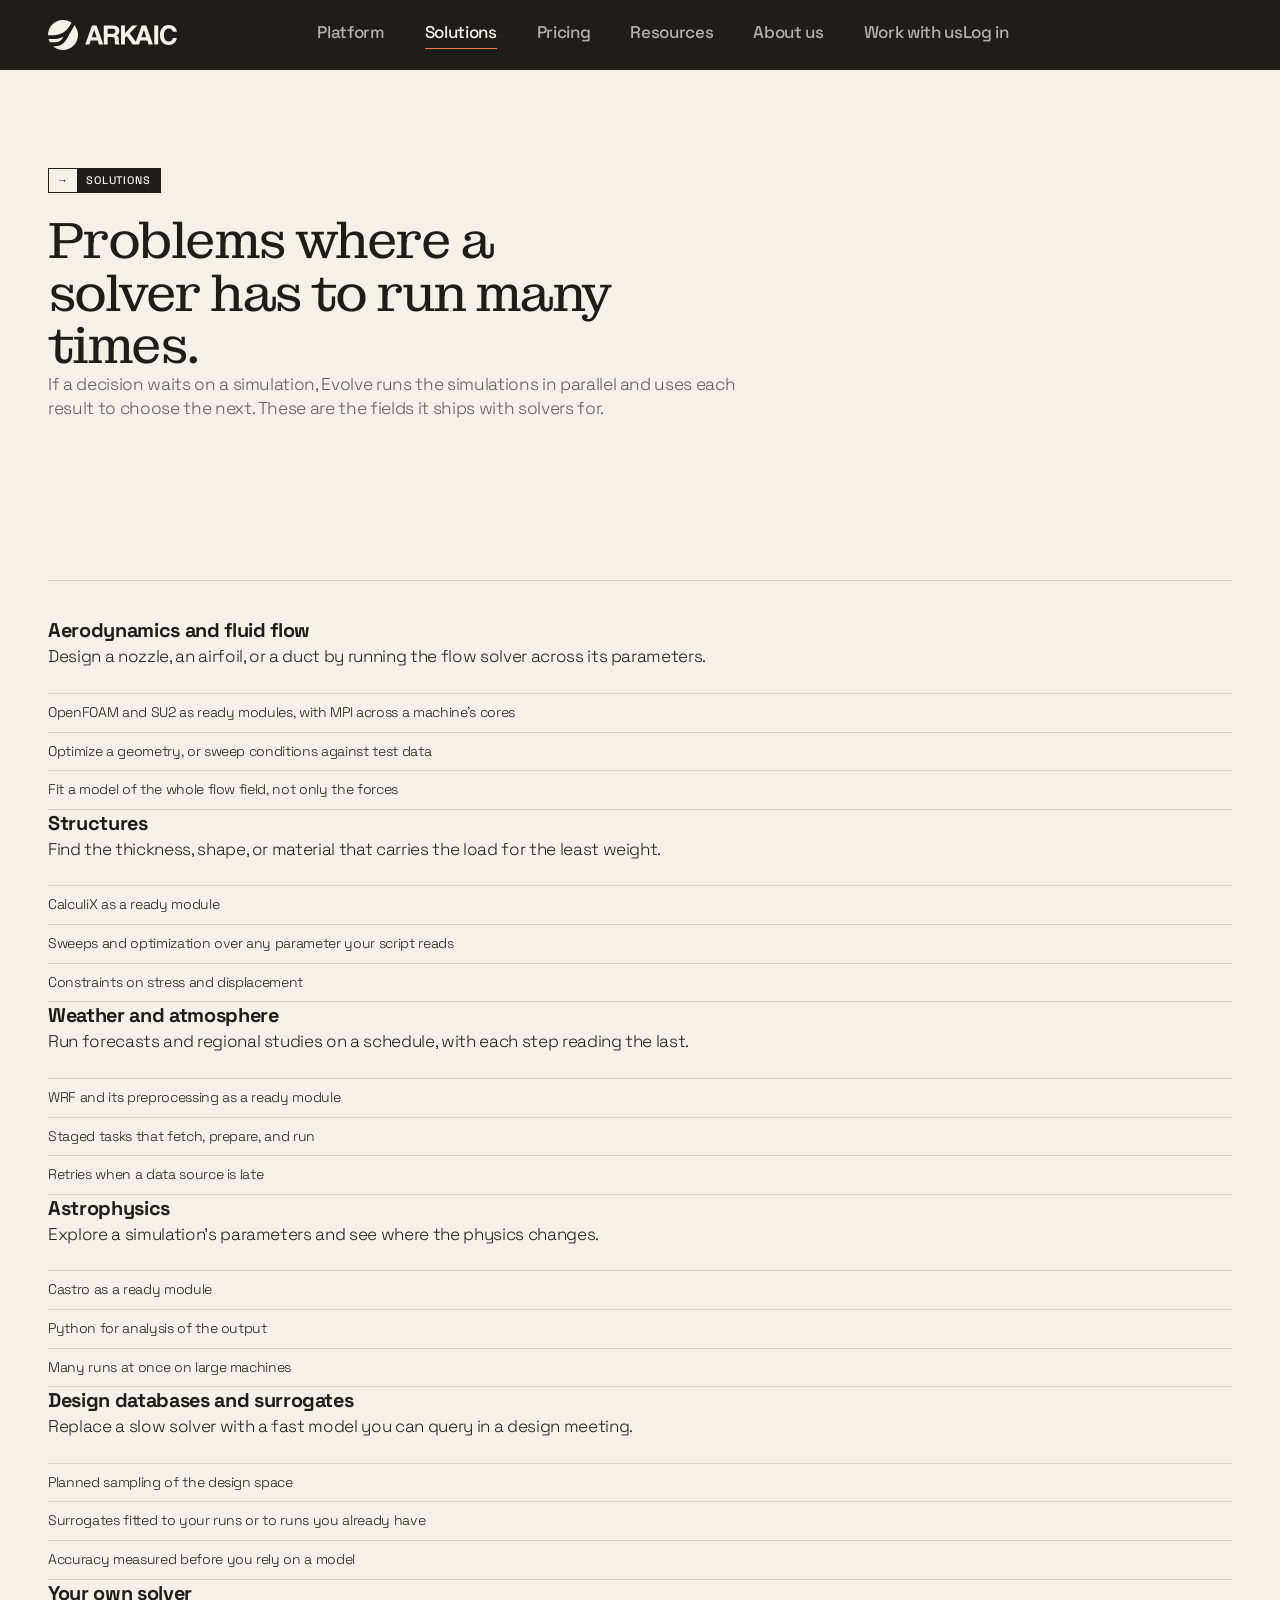
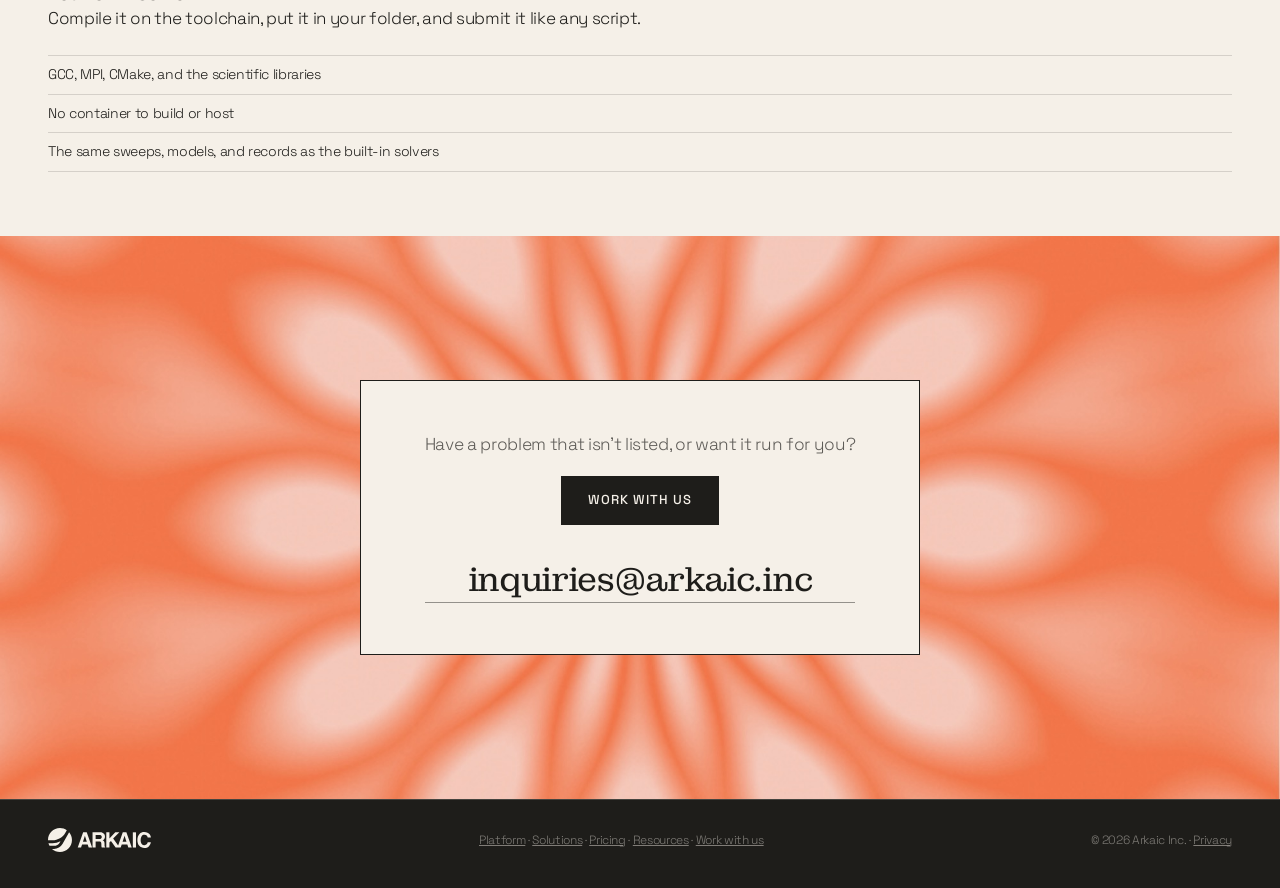
<file: solutions/index.html>
<!DOCTYPE html>
<html lang="en">
<head>
  <meta charset="utf-8">
  <meta name="viewport" content="width=device-width, initial-scale=1">
  <title>Solutions — Arkaic</title>
  <meta name="description" content="Evolve for aerodynamics, structures, weather, astrophysics, design databases, and your own solver.">
  <meta name="theme-color" content="#1E1D1A">
  <link rel="icon" href="/favicon.ico" sizes="32x32">
  <link rel="icon" type="image/svg+xml" href="/assets/favicon.svg">
  <link rel="apple-touch-icon" href="/assets/apple-touch-icon.png">
  <link rel="canonical" href="https://arkaic.inc/solutions/">
  <link rel="stylesheet" href="/styles.css?v=88">
</head>
<body>
  <a class="skip" href="#main">Skip to content</a>

  <header class="topbar">
    <a class="brand" href="/" aria-label="Arkaic home">
      <img src="/assets/logo-horizontal-paper.svg" alt="Arkaic" width="146" height="34">
    </a>
    <button class="nav-toggle" type="button" aria-expanded="false" aria-controls="topnav">Menu</button>
    <nav class="topnav" id="topnav" aria-label="Site">
      <div class="nav-links">
        <a href="/platform/">Platform</a>
        <a href="/solutions/" aria-current="page">Solutions</a>
        <a href="/pricing/">Pricing</a>
        <a href="/resources/">Resources</a>
        <a href="/about/">About us</a>
        <a href="/work/">Work with us</a>
      </div>
      <a class="nav-login" href="https://evolve.arkaic.inc">Log in</a>
    </nav>
  </header>

  <main id="main">
    <section class="section paper site-hero" aria-labelledby="solutions-title">
      <div>
        <p class="tag"><span class="tag-num">&rarr;</span><span class="tag-label">Solutions</span></p>
        <h1 id="solutions-title" class="h2">Problems where a solver has to run many times.</h1>
        <p class="body-lg">If a decision waits on a simulation, Evolve runs the simulations in parallel and uses each result to choose the next. These are the fields it ships with solvers for.</p>
      </div>
    </section>

    <section class="section paper" aria-label="Solutions">
      <div>
        <div class="site-grid">
          <article class="site-card"><h3 class="site-card-title">Aerodynamics and fluid flow</h3><p>Design a nozzle, an airfoil, or a duct by running the flow solver across its parameters.</p><ul class="plan-list" role="list"><li>OpenFOAM and SU2 as ready modules, with MPI across a machine's cores</li><li>Optimize a geometry, or sweep conditions against test data</li><li>Fit a model of the whole flow field, not only the forces</li></ul></article>
          <article class="site-card"><h3 class="site-card-title">Structures</h3><p>Find the thickness, shape, or material that carries the load for the least weight.</p><ul class="plan-list" role="list"><li>CalculiX as a ready module</li><li>Sweeps and optimization over any parameter your script reads</li><li>Constraints on stress and displacement</li></ul></article>
          <article class="site-card"><h3 class="site-card-title">Weather and atmosphere</h3><p>Run forecasts and regional studies on a schedule, with each step reading the last.</p><ul class="plan-list" role="list"><li>WRF and its preprocessing as a ready module</li><li>Staged tasks that fetch, prepare, and run</li><li>Retries when a data source is late</li></ul></article>
          <article class="site-card"><h3 class="site-card-title">Astrophysics</h3><p>Explore a simulation's parameters and see where the physics changes.</p><ul class="plan-list" role="list"><li>Castro as a ready module</li><li>Python for analysis of the output</li><li>Many runs at once on large machines</li></ul></article>
          <article class="site-card"><h3 class="site-card-title">Design databases and surrogates</h3><p>Replace a slow solver with a fast model you can query in a design meeting.</p><ul class="plan-list" role="list"><li>Planned sampling of the design space</li><li>Surrogates fitted to your runs or to runs you already have</li><li>Accuracy measured before you rely on a model</li></ul></article>
          <article class="site-card"><h3 class="site-card-title">Your own solver</h3><p>Compile it on the toolchain, put it in your folder, and submit it like any script.</p><ul class="plan-list" role="list"><li>GCC, MPI, CMake, and the scientific libraries</li><li>No container to build or host</li><li>The same sweeps, models, and records as the built-in solvers</li></ul></article>
        </div>
      </div>
    </section>

    <section class="contact" aria-label="Contact">
      <div class="contact-card">
        <p class="body-lg">Have a problem that isn&rsquo;t listed, or want it run for you?</p>
        <a class="button button-graphite" href="/work/">Work with us</a>
        <a class="mail" href="mailto:inquiries@arkaic.inc">inquiries@arkaic.inc</a>
      </div>
    </section>
  </main>

  <footer class="footer">
    <img src="/assets/logo-horizontal-paper.svg" alt="Arkaic" width="120" height="28">
    <p class="fine"><a href="/platform/">Platform</a> · <a href="/solutions/">Solutions</a> · <a href="/pricing/">Pricing</a> · <a href="/resources/">Resources</a> · <a href="/work/">Work with us</a></p>
    <p class="fine">© 2026 Arkaic Inc. · <a href="/privacy/">Privacy</a></p>
  </footer>
  <script src="/nav.js?v=1" defer></script>
</body>
</html>
</file>
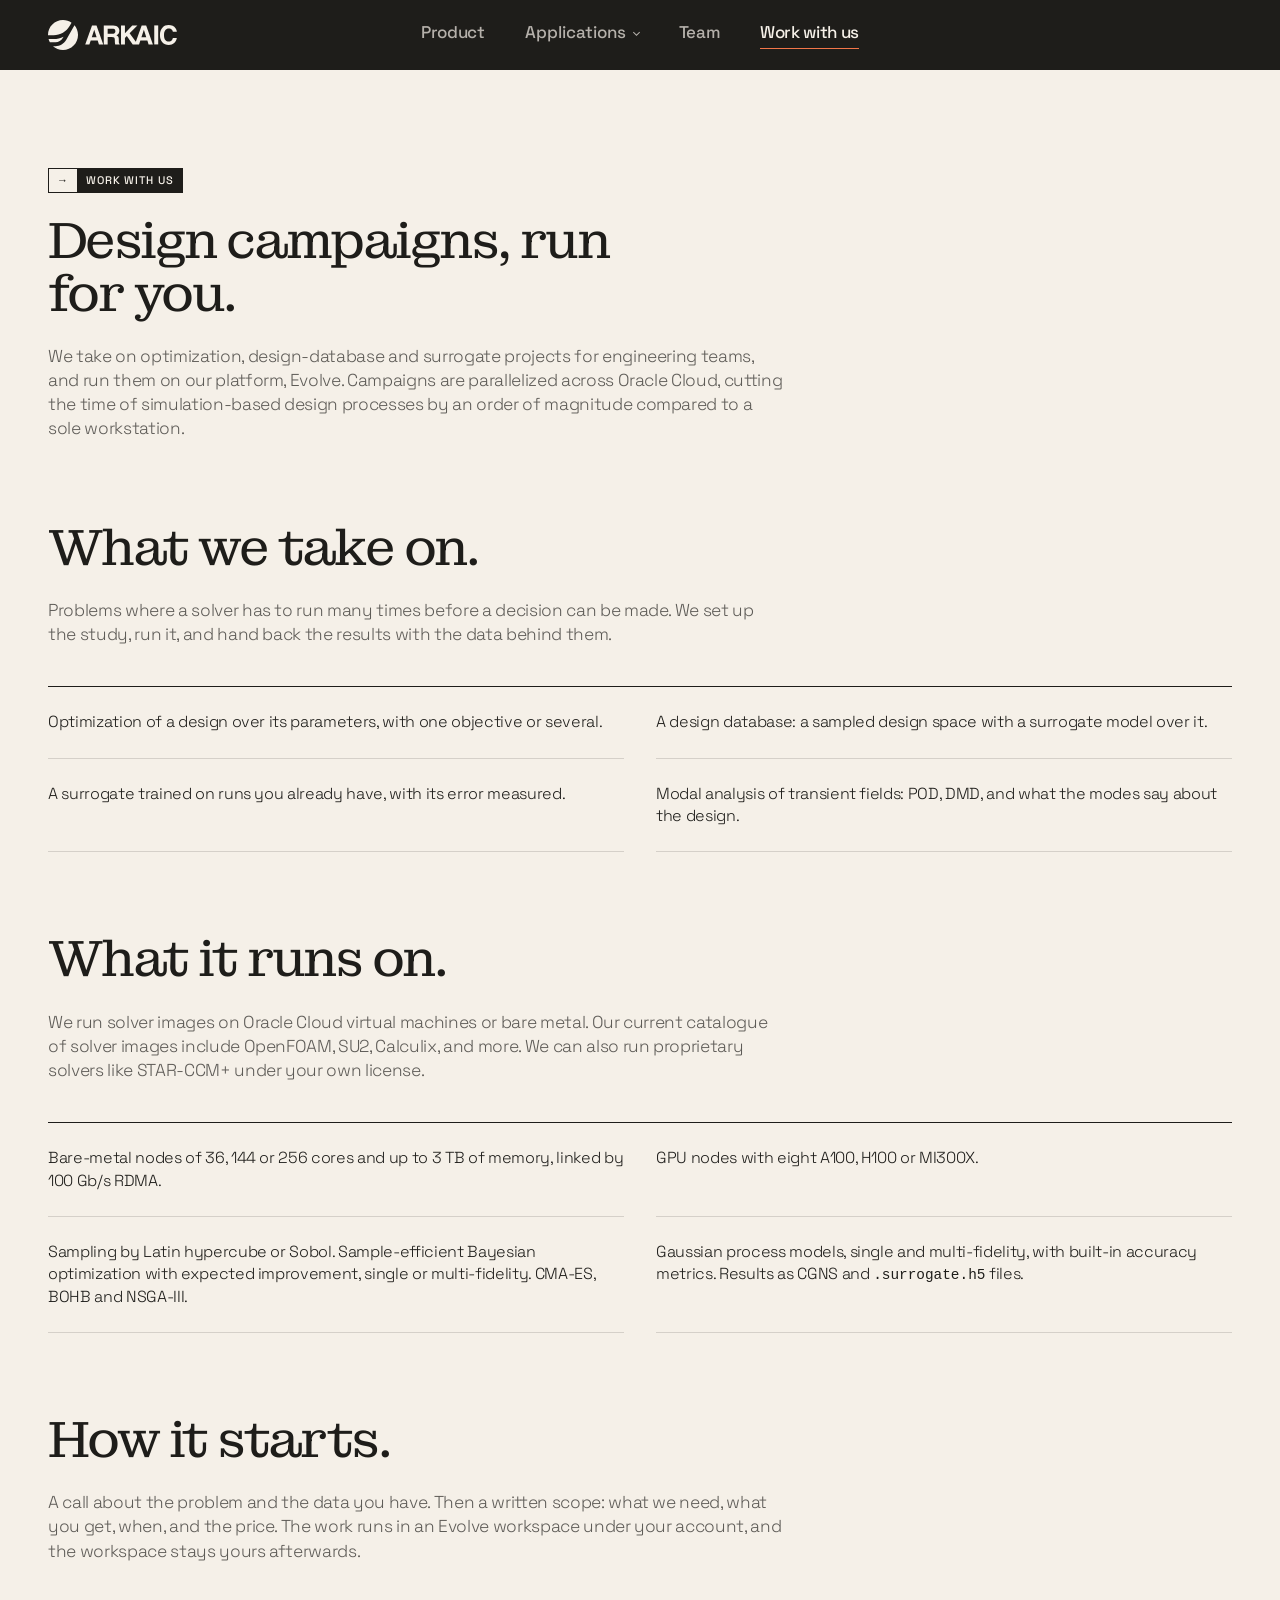
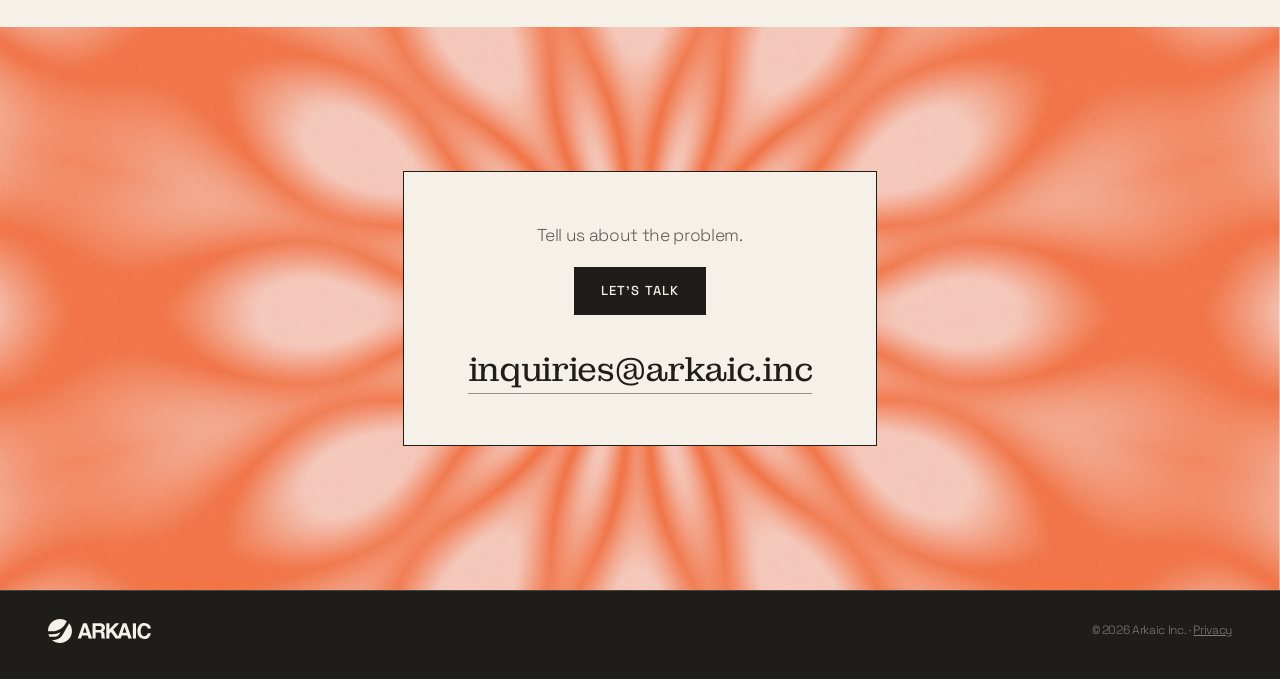
<file: work/index.html>
<!DOCTYPE html>
<html lang="en">
<head>
  <meta charset="utf-8">
  <meta name="viewport" content="width=device-width, initial-scale=1">
  <title>Design campaigns, run for you — Arkaic</title>
  <meta name="description" content="Optimization, design-database and surrogate projects run by the Arkaic team on Evolve: bare-metal nodes linked by RDMA, OpenFOAM and SU2 built in, STAR-CCM+ and Fluent under your own license.">
  <meta name="theme-color" content="#1E1D1A">
  <link rel="icon" href="/favicon.ico" sizes="32x32">
  <link rel="icon" type="image/svg+xml" href="/assets/favicon.svg">
  <link rel="apple-touch-icon" href="/assets/apple-touch-icon.png">
  <link rel="canonical" href="https://arkaic.inc/work/">
  <link rel="stylesheet" href="/styles.css?v=91">
</head>
<body>
  <a class="skip" href="#main">Skip to content</a>

  <header class="topbar">
    <a class="brand" href="/" aria-label="Arkaic home">
      <img src="/assets/logo-horizontal-paper.svg" alt="Arkaic" width="146" height="34">
    </a>
    <button class="nav-toggle" type="button" aria-expanded="false" aria-controls="topnav">Menu</button>
    <nav class="topnav" id="topnav" aria-label="Site">
      <div class="nav-links">
        <a href="/#product">Product</a>
        <div class="nav-menu">
          <button class="nav-menu-btn" type="button" aria-expanded="false" aria-controls="apps-menu">Applications</button>
          <div class="nav-menu-list" id="apps-menu">
            <a href="/#confidence">Design Databases</a>
            <a href="/#cost">Efficient Optimization</a>
            <a href="/#cycles">Cycling Systems</a>
          </div>
        </div>
        <!-- <a href="/#research">Research</a> -->
        <a href="/#team">Team</a>
        <!-- <a href="/plans/">Plans</a> -->
        <a href="/work/" aria-current="page">Work with us</a>
      </div>
    </nav>
  </header>

  <main id="main">
    <section class="section paper work" aria-labelledby="work-title">
      <div>
        <p class="tag"><span class="tag-num">&rarr;</span><span class="tag-label">Work with us</span></p>
      </div>
      <div class="pipeline first">
        <h1 id="work-title" class="h2">Design campaigns, run for you.</h1>
        <p class="body-lg">
          We take on optimization, design-database and surrogate projects for
          engineering teams, and run them on our platform, Evolve. Campaigns
          are parallelized across Oracle Cloud, cutting the time of
          simulation-based design processes by an order of magnitude compared
          to a sole workstation.
        </p>
      </div>

      <div class="pipeline pain">
        <h2 class="h2">What we take on.</h2>
        <p class="body-lg">
          Problems where a solver has to run many times before a decision
          can be made. We set up the study, run it, and hand back the
          results with the data behind them.
        </p>
        <div class="pain-how">
          <ul class="principles" role="list">
            <li>Optimization of a design over its parameters, with one objective or several.</li>
            <li>A design database: a sampled design space with a surrogate model over it.</li>
            <li>A surrogate trained on runs you already have, with its error measured.</li>
            <li>Modal analysis of transient fields: POD, DMD, and what the modes say about the design.</li>
          </ul>
        </div>
      </div>

      <div class="pipeline pain">
        <h2 class="h2">What it runs on.</h2>
        <p class="body-lg">
          We run solver images on Oracle Cloud virtual machines or bare metal.
          Our current catalogue of solver images include OpenFOAM, SU2,
          Calculix, and more.  We can also run proprietary solvers like
          STAR-CCM+ under your own license.
        </p>
        <div class="pain-how">
          <ul class="principles" role="list">
            <li>Bare-metal nodes of 36, 144 or 256 cores and up to 3 TB of memory, linked by 100 Gb/s RDMA.</li>
            <li>GPU nodes with eight A100, H100 or MI300X.</li>
            <li>Sampling by Latin hypercube or Sobol. Sample-efficient Bayesian optimization with expected improvement, single or multi-fidelity. CMA-ES, BOHB and NSGA-III.</li>
            <li>Gaussian process models, single and multi-fidelity, with built-in accuracy metrics. Results as CGNS and <code>.surrogate.h5</code> files.</li>
          </ul>
        </div>
      </div>

      <div class="pipeline">
        <h2 class="h2">How it starts.</h2>
        <p class="body-lg">
          A call about the problem and the data you have. Then a written
          scope: what we need, what you get, when, and the price. The work
          runs in an Evolve workspace under your account, and the workspace
          stays yours afterwards.
        </p>
      </div>
    </section>

    <section class="contact" aria-label="Contact">
      <div class="contact-card">
        <p class="body-lg">Tell us about the problem.</p>
        <a class="button button-graphite" href="/meet/">Let&rsquo;s talk</a>
        <a class="mail" href="mailto:inquiries@arkaic.inc">inquiries@arkaic.inc</a>
      </div>
    </section>
  </main>

  <footer class="footer">
    <img src="/assets/logo-horizontal-paper.svg" alt="Arkaic" width="120" height="28">
    <p class="fine">© 2026 Arkaic Inc. · <a href="/privacy/">Privacy</a></p>
  </footer>
  <script src="/nav.js?v=2" defer></script>
</body>
</html>
</file>
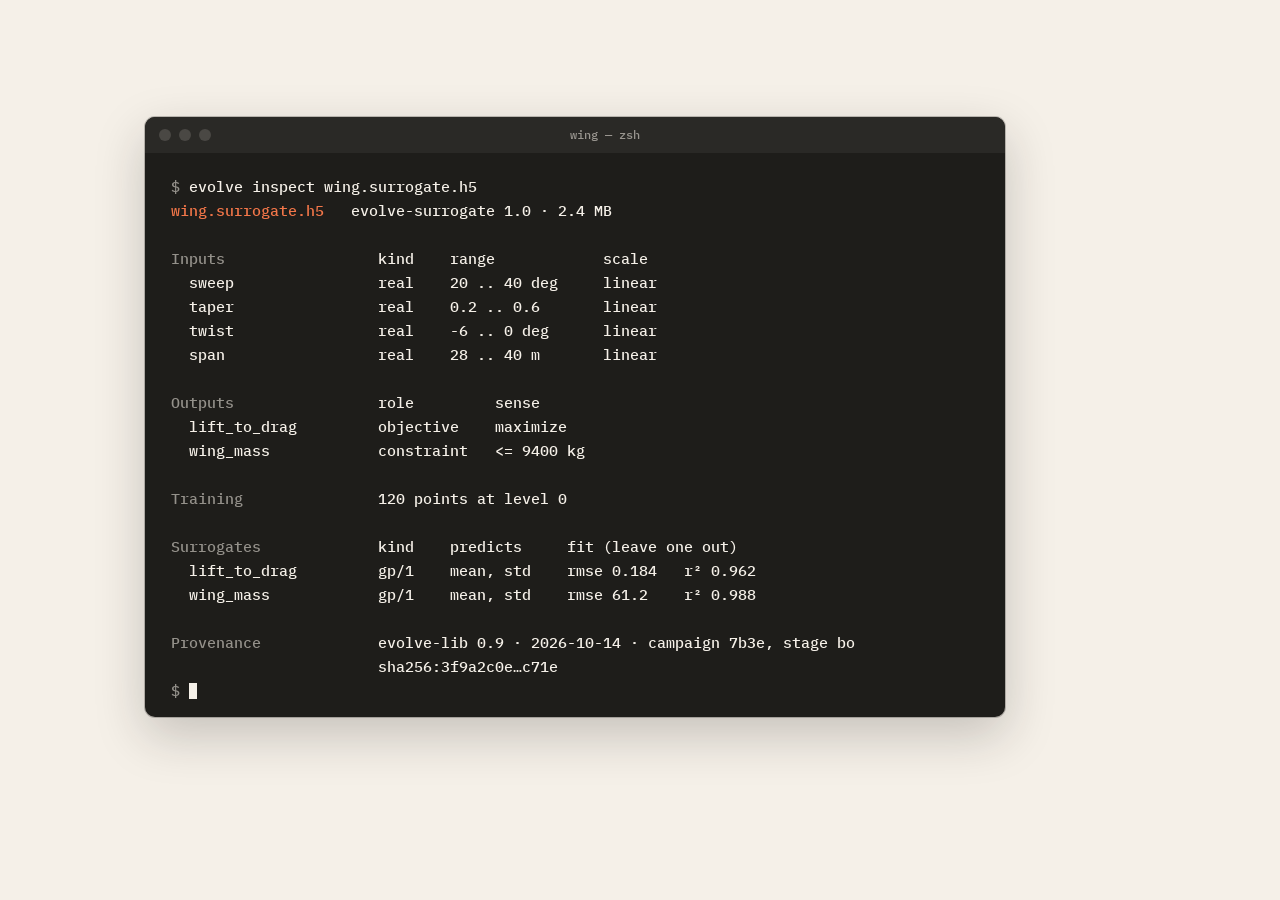
<file: scripts/ui-loops/terminal.html>
<!doctype html>
<html lang="en"><head><meta charset="utf-8"><title>Terminal</title>
<link href="https://fonts.googleapis.com/css2?family=IBM+Plex+Mono:wght@400;500;600&display=swap" rel="stylesheet">
<style>
  html, body { margin: 0; background: #F5F0E8; }
  .ground { width: 1150px; height: 833px; display: grid; place-items: center; }
  .win { width: 860px; height: 600px; box-sizing: border-box; background: #1E1D1A; border-radius: 10px; overflow: hidden;
         box-shadow: 0 18px 50px rgba(30, 29, 26, 0.22), 0 0 0 1px rgba(30, 29, 26, 0.25); }
  .bar { height: 36px; display: flex; align-items: center; gap: 8px; padding: 0 14px; background: #2A2926; color: rgba(245, 240, 232, 0.55); font: 500 12px "IBM Plex Mono", Menlo, monospace; }
  .bar i { width: 12px; height: 12px; border-radius: 50%; background: #4A4844; display: inline-block; }
  .bar span { margin-left: auto; margin-right: auto; }
  .term { padding: 22px 26px; color: #F5F0E8; font: 500 15px/1.6 "IBM Plex Mono", Menlo, monospace; white-space: pre; overflow: hidden; }
  .dim { color: rgba(245, 240, 232, 0.55); }
  .key { color: #F27649; }
  .caret { display: inline-block; width: 8px; height: 16px; background: #F5F0E8; vertical-align: -3px; }
</style></head><body><div class="ground" id="g"><div class="win"><div class="bar"><i></i><i></i><i></i><span>wing — zsh</span></div><div class="term" id="t"></div></div></div>
<script>
  const q = new URLSearchParams(location.search), n = +(q.get("n") ?? 99), lines = +(q.get("lines") ?? 99);
  const w = +(q.get("w") ?? 1150);
  document.getElementById("g").style.width = w + "px";
  if (w < 1000) document.querySelector(".win").style.width = "820px";
  const cmd = "evolve inspect wing.surrogate.h5";
  const out = [
    '<span class="key">wing.surrogate.h5</span>   evolve-surrogate 1.0 · 2.4 MB',
    '',
    '<span class="dim">Inputs</span>                 kind    range            scale',
    '  sweep                real    20 .. 40 deg     linear',
    '  taper                real    0.2 .. 0.6       linear',
    '  twist                real    -6 .. 0 deg      linear',
    '  span                 real    28 .. 40 m       linear',
    '',
    '<span class="dim">Outputs</span>                role         sense',
    '  lift_to_drag         objective    maximize',
    '  wing_mass            constraint   &lt;= 9400 kg',
    '',
    '<span class="dim">Training</span>               120 points at level 0',
    '',
    '<span class="dim">Surrogates</span>             kind    predicts     fit (leave one out)',
    '  lift_to_drag         gp/1    mean, std    rmse 0.184   r² 0.962',
    '  wing_mass            gp/1    mean, std    rmse 61.2    r² 0.988',
    '',
    '<span class="dim">Provenance</span>             evolve-lib 0.9 · 2026-10-14 · campaign 7b3e, stage bo',
    '                       sha256:3f9a2c0e…c71e',
  ];
  let s = '<span class="dim">$</span> ' + cmd.slice(0, n) + (n < cmd.length ? '<span class="caret"></span>' : '');
  if (n >= cmd.length) {
    const shown = out.slice(0, lines);
    s += "\n" + shown.join("\n") + (lines >= out.length ? '\n<span class="dim">$</span> <span class="caret"></span>' : "");
  }
  document.getElementById("t").innerHTML = s;
</script></body></html>
</file>
<file: styles.css>
/* Arkaic landing — brand system v1.0.
   Foundation: Graphite and Paper. Display: Montagu Slab. Functional: Space Grotesk.
   Accents (cyan, gold, coral) enter only through the prisms.
   4-column grid, generous margins, flat and matte: no shadows, no gradients. */

/* Fonts are self-hosted (SIL Open Font License) so no visitor data goes to Google. */
@font-face {
  font-family: "Montagu Slab";
  font-style: normal;
  font-weight: 400;
  font-display: swap;
  src: url("/assets/fonts/montagu-slab-latin.woff2") format("woff2");
  unicode-range: U+0000-00FF, U+0131, U+0152-0153, U+02BB-02BC, U+02C6, U+02DA, U+02DC, U+0304, U+0308, U+0329, U+2000-206F, U+20AC, U+2122, U+2191, U+2193, U+2212, U+2215, U+FEFF, U+FFFD;
}
@font-face {
  font-family: "Montagu Slab";
  font-style: normal;
  font-weight: 400;
  font-display: swap;
  src: url("/assets/fonts/montagu-slab-latin-ext.woff2") format("woff2");
  unicode-range: U+0100-02BA, U+02BD-02C5, U+02C7-02CC, U+02CE-02D7, U+02DD-02FF, U+0304, U+0308, U+0329, U+1D00-1DBF, U+1E00-1E9F, U+1EF2-1EFF, U+2020, U+20A0-20AB, U+20AD-20C4, U+2113, U+2C60-2C7F, U+A720-A7FF;
}
@font-face {
  font-family: "Shrikhand";
  font-style: normal;
  font-weight: 400;
  font-display: swap;
  src: url("/assets/fonts/shrikhand-latin.woff2") format("woff2");
  unicode-range: U+0000-00FF, U+0131, U+0152-0153, U+02BB-02BC, U+02C6, U+02DA, U+02DC, U+0304, U+0308, U+0329, U+2000-206F, U+20AC, U+2122, U+2191, U+2193, U+2212, U+2215, U+FEFF, U+FFFD;
}
@font-face {
  font-family: "Shrikhand";
  font-style: normal;
  font-weight: 400;
  font-display: swap;
  src: url("/assets/fonts/shrikhand-latin-ext.woff2") format("woff2");
  unicode-range: U+0100-02BA, U+02BD-02C5, U+02C7-02CC, U+02CE-02D7, U+02DD-02FF, U+0304, U+0308, U+0329, U+1D00-1DBF, U+1E00-1E9F, U+1EF2-1EFF, U+2020, U+20A0-20AB, U+20AD-20C4, U+2113, U+2C60-2C7F, U+A720-A7FF;
}
@font-face {
  font-family: "Space Grotesk";
  font-style: normal;
  font-weight: 300 700;
  font-display: swap;
  src: url("/assets/fonts/space-grotesk-latin.woff2") format("woff2");
  unicode-range: U+0000-00FF, U+0131, U+0152-0153, U+02BB-02BC, U+02C6, U+02DA, U+02DC, U+0304, U+0308, U+0329, U+2000-206F, U+20AC, U+2122, U+2191, U+2193, U+2212, U+2215, U+FEFF, U+FFFD;
}
@font-face {
  font-family: "Space Grotesk";
  font-style: normal;
  font-weight: 300 700;
  font-display: swap;
  src: url("/assets/fonts/space-grotesk-latin-ext.woff2") format("woff2");
  unicode-range: U+0100-02BA, U+02BD-02C5, U+02C7-02CC, U+02CE-02D7, U+02DD-02FF, U+0304, U+0308, U+0329, U+1D00-1DBF, U+1E00-1E9F, U+1EF2-1EFF, U+2020, U+20A0-20AB, U+20AD-20C4, U+2113, U+2C60-2C7F, U+A720-A7FF;
}

:root {
  --paper: #F5F0E8;
  --graphite: #1E1D1A;
  --cyan: #2DC4C4;      --cyan-dark: #003940;   --cyan-light: #C6EDEB;
  --gold: #D6A321;      --gold-dark: #3C310B;
  --coral: #F27649;     --coral-dark: #421D10;
  --green: #8DC63F;

  --ink: var(--graphite);
  --ink-70: rgba(30, 29, 26, 0.70);
  --ink-45: rgba(30, 29, 26, 0.45);
  --ink-15: rgba(30, 29, 26, 0.15);
  --paper-70: rgba(245, 240, 232, 0.70);
  --paper-45: rgba(245, 240, 232, 0.45);
  --paper-18: rgba(245, 240, 232, 0.18);

  --font-display: "Montagu Slab", Georgia, "Times New Roman", serif;
  --font-text: "Space Grotesk", "Helvetica Neue", Arial, sans-serif;

  --gutter: 48px;
  --col-gap: clamp(20px, 2.5vw, 40px);
  --section-y: 96px;
  --max: 1248px;
  /* one measure for every section's paragraphs and every figure's
     caption: a fixed width, so text of different sizes lines up */
  --measure: 46rem;
}

*, *::before, *::after { box-sizing: border-box; }
* { margin: 0; padding: 0; }
html { scroll-behavior: smooth; background: var(--graphite); }
body {
  font-family: var(--font-text);
  font-weight: 300;
  font-size: 17px;
  line-height: 1.4;
  letter-spacing: -0.02em;
  color: var(--paper);
  background: var(--graphite);
  -webkit-font-smoothing: antialiased;
}
img, video { display: block; max-width: 100%; }
a { color: inherit; }
:focus-visible { outline: 2px solid var(--cyan); outline-offset: 3px; }
strong { font-weight: 500; }

.skip {
  position: absolute; left: var(--gutter); top: -100px;
  background: var(--paper); color: var(--graphite); padding: 10px 14px; z-index: 100;
}
.skip:focus { top: 12px; }

/* ---- type ---- */
.display {
  font-family: var(--font-display);
  font-weight: 400;
  font-size: clamp(48px, 8.4vw, 124px);
  line-height: 1.0;
  letter-spacing: -0.05em;
  color: var(--paper);
}
.h2 {
  font-family: var(--font-display);
  font-weight: 400;
  font-size: clamp(34px, 4vw, 56px);
  line-height: 1.02;
  letter-spacing: -0.05em;
  max-width: 16ch;
}
.body-lg { font-size: clamp(17px, 1.35vw, 20px); line-height: 1.4; max-width: var(--measure); }
.h3 {
  font-family: var(--font-display);
  font-weight: 400;
  font-size: clamp(26px, 2.6vw, 38px);
  line-height: 1.1;
  letter-spacing: -0.04em;
  margin-bottom: 24px;
}
.paper .body-lg { color: var(--ink-70); }
.graphite .body-lg { color: var(--paper-70); }

/* section tag: numbered chip like the brand guide */
.tag {
  display: inline-flex; align-items: stretch;
  font-family: var(--font-text); font-weight: 500; font-size: 11px;
  letter-spacing: 0.08em; text-transform: uppercase;
  border: 1px solid var(--ink); margin-bottom: 22px;
}
.tag-num { padding: 4px 8px; color: var(--ink); }
.tag-label { padding: 4px 9px; background: var(--ink); color: var(--paper); }
.paper-tag { border-color: var(--paper); }
.paper-tag .tag-num { color: var(--paper); }
.paper-tag .tag-label { background: var(--paper); color: var(--graphite); }


/* ---- buttons ---- */
.button {
  display: inline-block;
  font-family: var(--font-text); font-weight: 500; font-size: 13px;
  letter-spacing: 0.08em; text-transform: uppercase; text-decoration: none;
  padding: 14px 26px; border: 1px solid transparent;
  transition: background 0.15s ease, color 0.15s ease, border-color 0.15s ease;
}
.button-graphite { background: var(--graphite); color: var(--paper); border-color: var(--graphite); }
.button-graphite:hover { background: var(--cyan-dark); border-color: var(--cyan-dark); }
.button-paper { background: var(--paper); color: var(--graphite); border-color: var(--paper); }
.button-paper:hover { background: var(--cyan-light); border-color: var(--cyan-light); }
.visually-hidden {
  position: absolute; width: 1px; height: 1px; overflow: hidden;
  clip: rect(0 0 0 0); clip-path: inset(50%); white-space: nowrap;
}

/* waitlist: email field and button share one row */
.waitlist { display: flex; flex-wrap: wrap; margin-top: 36px; max-width: 520px; }
.waitlist input[type="email"] {
  flex: 1 1 240px; min-width: 0;
  font: inherit; font-size: 16px; letter-spacing: -0.01em;
  padding: 13px 16px; border: 1px solid var(--ink-45); border-right: 0; border-radius: 0;
  background: transparent; color: var(--ink);
}
.waitlist input[type="email"]::placeholder { color: var(--ink-45); }
.waitlist input[type="email"]:focus-visible { outline-offset: -2px; }
.waitlist .button { flex: none; cursor: pointer; }
.waitlist .button:disabled { opacity: 0.6; cursor: default; }
.waitlist-msg { flex-basis: 100%; margin-top: 14px; font-size: 14px; color: var(--ink-70); }
.waitlist-msg:empty { display: none; }
.consent { flex-basis: 100%; margin: 12px 0 0; font-size: 13px; color: var(--ink-70); }
.consent a { color: inherit; }
.meet-form .consent { margin-top: 20px; }

/* ---- topbar ---- */
.topbar {
  position: sticky; top: 0; z-index: 50;
  display: flex; align-items: center;
  padding: 20px var(--gutter);
  background: var(--graphite);
  border-bottom: 1px solid var(--paper);
}
.brand img { height: 30px; width: auto; }
/* the site links: at the right on wide screens; on phones a panel under the bar, opened by
   the Menu button (nav.js) */
.topnav { display: flex; gap: 28px; margin-left: auto; }
.nav-links { display: contents; }
.topnav a {
  font-weight: 500; font-size: 17px; text-decoration: none;
  color: var(--paper-70); padding-bottom: 3px; border-bottom: 1px solid transparent;
}
/* wide screens: the logo at the left, the links centered */
@media (min-width: 821px) {
  .topbar { display: grid; grid-template-columns: 1fr auto 1fr; }
  .topnav { display: contents; }
  .nav-links { display: flex; gap: 40px; }
}
.topnav a:hover, .topnav a[aria-current] { color: var(--paper); border-color: var(--coral); }
.nav-toggle { display: none; }
/* Applications: a button in the row that opens a panel of section links under it (nav.js
   toggles it on click; hover and keyboard focus open it too). On phones the panel is part
   of the menu, its links indented under the word. */
.nav-menu { position: relative; display: flex; align-items: flex-start; }   /* flex, so the button sits level with the links, not on a line box */
.nav-menu-btn {
  padding: 0 0 3px; background: none; border: 0; border-bottom: 1px solid transparent; cursor: pointer;
  font: inherit; font-weight: 500; font-size: 17px; color: var(--paper-70);
}
.nav-menu-btn::after {   /* a small caret */
  content: ""; display: inline-block; width: 5px; height: 5px; margin: 0 0 3px 8px;
  border-right: 1px solid currentColor; border-bottom: 1px solid currentColor; transform: rotate(45deg);
}
.nav-menu:hover .nav-menu-btn, .nav-menu-btn[aria-expanded="true"], .nav-menu:focus-within .nav-menu-btn { color: var(--paper); border-color: var(--coral); }
.nav-menu-list {
  display: none; position: absolute; left: -18px; top: calc(100% + 14px); min-width: 230px; padding: 6px 0;
  background: var(--graphite); border: 1px solid var(--paper-45);
}
.nav-menu-list::before { content: ""; position: absolute; left: 0; right: 0; top: -15px; height: 15px; }   /* keeps hover alive across the gap */
.nav-menu:hover .nav-menu-list, .nav-menu:focus-within .nav-menu-list, .nav-menu.open .nav-menu-list { display: block; }
.topnav .nav-menu-list a { display: block; padding: 10px 18px; border-bottom: 0; }
.topnav .nav-menu-list a:hover { color: var(--coral); }

/* ---- hero ---- */
/* Graphite throughout: copy on the left, the live drawings in Paper line on the right. */
.hero {
  position: relative;
  min-height: calc(100svh - 78px);
  display: flex; flex-direction: column; justify-content: center;
  padding: clamp(48px, 8vh, 96px) var(--gutter) 0;
  overflow: hidden;
  background: var(--graphite);
}
.hero-inner {
  position: relative; max-width: var(--max); margin: 0 auto; width: 100%;
  text-align: center;
}
.display .line { display: block; }
.lede { margin: 32px auto 0; max-width: 62ch; color: var(--paper-70); font-size: clamp(17px, 1.35vw, 20px); }
.hero-cta { display: flex; align-items: center; justify-content: center; gap: 28px; margin-top: 36px; }
.hero-more {
  font-weight: 500; font-size: 13px; letter-spacing: 0.08em; text-transform: uppercase; text-decoration: none;
  color: var(--paper-70); padding-bottom: 2px; border-bottom: 1px solid transparent;
}
.hero-more:hover { color: var(--paper); border-color: var(--coral); }
.strip { margin-top: 28px; display: flex; flex-wrap: wrap; justify-content: center; align-items: center; gap: 8px 20px; font-size: 12px; letter-spacing: 0.08em; text-transform: uppercase; color: var(--paper-45); }
.strip span { color: var(--paper-70); }

/* prisms wander around their own centroids (main.js) and thread through the
   type: the headline creates no stacking context, so a letter wrapped in
   .lt-front (z 3) paints over a form while its plain neighbour (unpositioned,
   painted first) sits behind it.
   Each prism sits in an .anchor around its letter (positioned, but no z-index,
   so still no stacking context), and its size and offset are in em: it tracks
   that letter at every width and line wrap. */
.lt-front { position: relative; z-index: 3; }
.anchor { position: relative; }
.prism {
  position: absolute; width: 0.5em; height: auto; max-width: none;
  pointer-events: none; will-change: transform; z-index: 2;
  /* left/top are the form's centre; main.js keeps the -50% offset in its transform */
  transform: translate(-50%, -50%);
}
.prism-back { width: 0.655em; z-index: 1; }
.prism-tetra { left: 0.66em; top: 0.62em; }   /* on the o|m seam of "Computing": o in front, m behind */
.prism-octa { width: 0.72em; left: 100%; top: 0.38em; }   /* over the top right of the l in "Built", under the t */
.prism-cube { left: 0.62em; top: 0.25em; }   /* over the o of "Discovery", behind the v */
.strokes-band {
  /* same max width as the content grid, so its ends line up with the rules below */
  width: 100%; max-width: var(--max);
  margin: clamp(56px, 10vh, 120px) auto 0;
  height: 42px;   /* six strokes: a 2px line every 8px */
  background: repeating-linear-gradient(
    to bottom,
    var(--paper-45) 0 2px,
    transparent 2px 8px
  );
  mask-image: linear-gradient(to bottom, rgba(0,0,0,0.25), rgba(0,0,0,1));
  -webkit-mask-image: linear-gradient(to bottom, rgba(0,0,0,0.25), rgba(0,0,0,1));
}

/* ---- sections + grid ---- */
.section { padding: var(--section-y) var(--gutter) calc(var(--section-y) - 32px); }   /* less under than over: the next section's rule carries its own clearance */
.section > * { max-width: var(--max); margin-left: auto; margin-right: auto; }
.paper { background: var(--paper); color: var(--ink); }
.graphite { background: var(--graphite); color: var(--paper); }
/* grounds follow the story, not a strict alternation: the product proofs run
   on one Paper ground, so a rule across the content width marks each section */
.paper + .paper > :first-child { border-top: 1px solid var(--ink-15); padding-top: clamp(28px, 4vh, 48px); }
.grid {
  display: grid;
  grid-template-columns: repeat(4, minmax(0, 1fr));
  column-gap: var(--col-gap);
  row-gap: 40px;
  align-items: start;
}
.span-2 { grid-column: span 2; }

/* evolve */
.evolve { font-family: "Shrikhand", var(--font-display); font-style: normal; letter-spacing: -0.02em; color: var(--coral); }
.principles { list-style: none; border-top: 1px solid var(--ink); }
.principles li { padding: 16px 0; border-bottom: 1px solid var(--ink-15); color: var(--ink); font-size: 16px; line-height: 1.4; }
/* same list on a Graphite section: Paper rules and type */
.graphite .principles { border-top-color: var(--paper); }
.graphite .principles li { border-bottom-color: var(--paper-18); color: var(--paper); }

/* product section, top to bottom: full-width intro, waitlist band, then each
   pain point (problem, how Evolve treats it, proof) and the pipeline. Text
   and headings share the content's left edge; the waitlist card is centred. */
.product-intro .h2 { max-width: none; }
.product-intro .body-lg { margin-top: 24px; }
.waitlist-band { margin-top: clamp(64px, 9vh, 112px); scroll-margin-top: 78px; }   /* clear the sticky topbar */
/* the band closes its section: no Paper strip between it and the next one */
.section:has(> .waitlist-band:last-child) { padding-bottom: 0; }
.section > .result { margin-top: clamp(40px, 6vh, 72px); }

/* pain points: the problem on the left, how Evolve treats it on the right */
.section > .pipeline { margin-top: clamp(80px, 12vh, 144px); }
.section > .pipeline.first { margin-top: 0; }
/* headline, then the pain, then how Evolve treats it in two columns that
   read top to bottom; .line keeps each sentence on a line of its own */
.pain-head { max-width: none; }
.pain-head .line { display: block; }
.pain .body-lg { margin-top: 24px; }
.pain-how { margin-top: 40px; }
/* a grid, two to a row: each row is as tall as its taller item, so the
   rules under the items line up across the row whatever their length */
.pain-how .principles { display: grid; grid-template-columns: repeat(2, minmax(0, 1fr)); column-gap: var(--col-gap); }
.pain-how .principles li { padding: 24px 0; }
.how {
  font-weight: 500; font-size: 11px; letter-spacing: 0.08em; text-transform: uppercase;
  color: var(--ink-70); margin-bottom: 12px;
}
.principles code, .steps code { font-family: ui-monospace, Menlo, monospace; font-size: 0.9em; letter-spacing: 0; }
/* a demo video, framed like the screenshots; dark until it loads. It takes the
   full content width, so its edges line up with the section rules and the hero's
   strokes band, and it outweighs the 1000px figures around it */
.result .demo {
  --figure-w: var(--max);
  display: block; width: min(100%, var(--figure-w)); height: auto; aspect-ratio: 16 / 9; margin: 24px auto 0;
  object-fit: contain; background: var(--paper); border: 1px solid var(--paper-45);
}
/* the clips are rendered on Paper, so on a Paper section they sit flush, with no frame.
   Their content spans x = 90..1860 of the 1920 px frame: scale so that span meets the
   text edges, and let the blank margins run into the gutter */
.paper .result .demo {
  border: 0;
  width: calc(100% * 1920 / 1770); max-width: none;
  margin-left: calc(-100% * 90 / 1770);
}
/* a loop of Evolve's own UI, captured at 2x and shown at its 1x width, with a hairline so its
   white ground reads as a frame on Paper; phones get the main column alone */
.ui-loop img { display: block; width: min(100%, 1150px); height: auto; margin: 0 auto; border: 1px solid var(--ink-15); }

/* what Evolve does: three wide loops under section 01's heading, each framed with a
   mono caption above (the method) and below (the result), then a heading and a line.
   The GIFs are 780 x 432 with no margins of their own (evolve-clips/10-tiles). */
.product-intro .tile-grid { margin-top: 48px; }   /* the three loops, under section 01's heading */
/* the three tiles share rows (subgrid), so the headings sit on one line across the
   row and the paragraphs start level, as on boat.dev */
.tile-grid { display: grid; grid-template-columns: repeat(3, minmax(0, 1fr)); gap: 0 32px; }
.tile { display: grid; grid-template-rows: subgrid; grid-row: span 5; }
.tile-cap, .tile-cmd {
  height: 24px; padding-top: 4px; font: 400 12px/16px ui-monospace, Menlo, monospace; color: var(--ink-70);
  white-space: nowrap; overflow: hidden; text-overflow: ellipsis;
}
.tile-cmd { height: 32px; padding-top: 8px; }
.tile-box { width: 390px; max-width: 100%; aspect-ratio: 390 / 216; position: relative; background: #fff; }
.tile-box::after { content: ""; position: absolute; inset: 0; border: 1px solid var(--ink-45); pointer-events: none; }
.tile-box img { display: block; width: 100%; height: 100%; }
.tile .h3 { font-size: 24px; line-height: 32px; letter-spacing: -0.02em; margin: 24px 0 8px; align-self: end; white-space: nowrap; }
.tile p { color: var(--ink-70); font-size: 16px; line-height: 1.5; max-width: 46ch; }

/* MOCKUP: stands in for a visual not made yet */
.placeholder {
  display: grid; place-items: center; aspect-ratio: 16 / 10;
  border: 1px dashed var(--ink-45); color: var(--ink-45);
  font-family: var(--font-display); font-size: clamp(20px, 2.4vw, 32px); letter-spacing: -0.04em;
}

/* the same pieces on a Graphite section */
.graphite .how { color: var(--paper-70); }
.graphite .placeholder { border-color: var(--paper-45); color: var(--paper-45); }
.graphite .compare-note { color: var(--paper-70); }
/* proofs keep a rule that shows on their section's ground */
.graphite .result img { border-color: var(--paper-45); }

/* pipeline: three steps across, numbered */
.pipeline .body-lg { color: var(--ink-70); margin-top: 24px; }   /* the same gap under the headline as .pain */
.steps {
  list-style: none; display: grid; grid-template-columns: repeat(3, minmax(0, 1fr));
  column-gap: var(--col-gap); row-gap: 32px; margin-top: 40px;
}
.steps li { border-top: 1px solid var(--ink); padding-top: 16px; }
.step-num { font-family: var(--font-display); font-size: 34px; letter-spacing: -0.04em; line-height: 1; color: var(--ink-45); }
.steps h4 { margin: 12px 0 8px; font-size: 18px; font-weight: 500; letter-spacing: -0.02em; }
.steps p { color: var(--ink-70); font-size: 16px; line-height: 1.45; }
.graphite .pipeline .body-lg { color: var(--paper-70); }
.graphite .steps li { border-top-color: var(--paper); }
.graphite .step-num { color: var(--paper-45); }
.graphite .steps p { color: var(--paper-70); }
/* the study animation and the proofs share one centred width, so they
   read as a set; each sits square-cornered in a Graphite rule like the
   waitlist card. The animation is a fixed 950x594 stage that scales itself
   to its frame, so the frame only needs the right proportions. */
.study, .result { --figure-w: 1000px; }
.section > .study { margin-top: clamp(40px, 6vh, 72px); }
/* intro text on the left, the engine drawing on the right; stacked on narrow screens */
.lead-row { display: grid; grid-template-columns: minmax(0, 6fr) minmax(0, 6.5fr); gap: clamp(32px, 4vw, 64px); align-items: start; margin-top: 40px; }
.lead-row > .study { margin: 0; }
/* the tagline stays on one line, running past the text column over the empty corner of the
   drawing frame, so the columns (and the drawing) do not move with it */
@media (min-width: 1100px) { .product-intro .h2 { white-space: nowrap; } }
.study + .pain { margin-top: clamp(80px, 12vh, 144px); }
/* a quiet label over the animation, on its left edge, so it does not
   compete with the line above or the headline below */
.study-label { width: min(100%, var(--figure-w)); margin: 0 auto; }
.study-frame {
  width: min(100%, var(--figure-w)); margin: 12px auto 0; aspect-ratio: 950 / 594;
  background: #fff; border: 1px solid var(--graphite);
}
/* the drawings canvas: line art straight on the section, in the section's ink */
.trace-frame { aspect-ratio: 8 / 5; background: none; border: 0; }
.trace-canvas { display: block; width: 100%; height: 100%; }
.study-frame iframe { display: block; width: 100%; height: 100%; border: 0; }
.result img {
  display: block; width: min(100%, var(--figure-w)); height: auto;
  margin: 24px auto 0; border: 1px solid var(--graphite);
}

/* waitlist: Eigenmode field (texture 04, cyan) behind a centred Paper card,
   the same construction as the closing contact band (texture 06, coral) */
.waitlist-band {
  display: grid; place-items: center;
  /* full bleed, like the closing band: the section pads by the gutter, so
     pulling out by the gutter reaches both edges of the window */
  max-width: none;
  margin-left: calc(-1 * var(--gutter)); margin-right: calc(-1 * var(--gutter));
  padding: clamp(56px, 10vh, 120px) clamp(16px, 4vw, 48px);
  background: var(--cyan) url("assets/eigenmode-04-cyan.jpg") center / cover no-repeat;
}
.waitlist-card {
  width: min(100%, 640px);
  background: var(--paper); border: 1px solid var(--graphite);
  padding: clamp(24px, 4vw, 48px) clamp(20px, 4vw, 56px);
}
.waitlist-card .waitlist { margin: 28px 0 0; max-width: none; }
/* the pitch to pilots, above the form */
.cta-title {
  font-family: var(--font-display); font-weight: 400; font-size: clamp(28px, 3vw, 40px);
  line-height: 1.05; letter-spacing: -0.05em; color: var(--ink);
}
.cta-text { margin-top: 16px; font-size: clamp(16px, 1.2vw, 18px); line-height: 1.45; color: var(--ink-70); }

.compare-note { margin: 16px auto 0; max-width: min(100%, var(--measure)); text-align: center; font-size: 13px; line-height: 1.45; color: var(--ink-70); }

/* team: a carousel. The person shown is centred with their bio under
   them; the others sit beside, smaller and dimmed, and arrows, dots, a
   click on a side card, arrow keys, or a swipe move it (team.js). Without
   script the cards stand in a centred row, bios showing */
.team {
  list-style: none; display: flex; flex-wrap: wrap; justify-content: center;
  gap: clamp(24px, 3vw, 48px); margin: 28px auto 0;
}
.person { width: min(100%, 320px); }
.person-card { border: 1px solid var(--paper-45); padding-bottom: 22px; text-align: center; }
.person-photo { display: block; width: 100%; height: auto; aspect-ratio: 4 / 5; object-fit: cover; object-position: 50% 30%; }
.person-name {
  margin: 18px 20px 0; font-family: var(--font-display); font-weight: 400;
  font-size: 24px; letter-spacing: -0.03em; line-height: 1.1;
}
.person-role { margin: 6px 20px 0; font-size: 14px; color: var(--paper-70); }
.team .person-bio { margin-top: 20px; color: var(--paper-70); font-size: 16px; line-height: 1.55; }

.team-carousel.on .team { display: grid; justify-items: center; overflow: hidden; padding: 4px 0; }
.team-carousel.on .person {
  grid-area: 1 / 1; width: min(100%, 560px);
  transition: transform 0.6s cubic-bezier(.2, .7, .2, 1), opacity 0.6s;
}
.team-carousel.on .person-card { width: min(100%, 320px); margin: 0 auto; }
.team-carousel.on .person:not(.current) { cursor: pointer; opacity: 0.35; }
.team-carousel.on .person.current { position: relative; z-index: 1; }
.team-carousel.on .person-card { background: var(--graphite); }
@media (max-width: 700px) {
  .team-carousel.on .person:not(.current) { opacity: 0; pointer-events: none; }
}
.team-carousel.on .person:not(.current) .person-bio { visibility: hidden; }
.team-carousel.on .person.current .person-bio { text-align: center; }
.team-carousel.on .person.far { opacity: 0; pointer-events: none; }
.team-controls { display: flex; align-items: center; justify-content: center; gap: 20px; margin-top: 28px; }
.team-controls[hidden] { display: none; }
.team-arrow {
  width: 44px; height: 44px; border: 1px solid var(--paper-45); background: none; color: var(--paper);
  font: inherit; font-size: 18px; cursor: pointer;
}
.team-arrow:hover { border-color: var(--paper); }
.team-dots { display: flex; gap: 10px; }
.team-dots button { width: 10px; height: 10px; padding: 0; border: 1px solid var(--paper-70); border-radius: 50%; background: none; cursor: pointer; }
.team-dots button[aria-current="true"] { background: var(--paper); border-color: var(--paper); }
@media (prefers-reduced-motion: reduce) {
  .team-carousel.on .person { transition: none; }
}

/* contact: Eigenmode field (coral) behind a centred Paper card */
.contact {
  display: grid; place-items: center;
  padding: clamp(96px, 16vh, 200px) var(--gutter);
  background: var(--coral) url("assets/eigenmode-06-coral.jpg") center / cover no-repeat;
}
.contact-card {
  background: var(--paper); color: var(--ink); border: 1px solid var(--graphite);
  padding: clamp(32px, 4vw, 56px) clamp(28px, 5vw, 72px); text-align: center;
}
.contact-card .body-lg { color: var(--ink-70); margin: 0 auto; }
.mail {
  display: inline-block; margin-top: 20px;
  font-family: var(--font-display); font-size: clamp(24px, 2.6vw, 36px); letter-spacing: -0.04em; line-height: 1;
  color: var(--ink); text-decoration: none; border-bottom: 1px solid var(--ink-45); padding-bottom: 6px;
}
.mail:hover { border-color: var(--coral); color: var(--coral-dark); }

/* ---- /work/: the projects page ---- */
/* an offer's facts: three short rows under its paragraph, the labels set like .how */
.offer-facts { margin: 16px 0 0; display: grid; grid-template-columns: max-content minmax(0, 1fr); gap: 6px 14px; font-size: 15px; line-height: 1.4; }
.offer-facts dt { font-weight: 500; font-size: 11px; letter-spacing: 0.08em; text-transform: uppercase; color: var(--ink-70); padding-top: 3px; }
.offer-facts dd { margin: 0; color: var(--ink); }
.offer-facts code { font-family: ui-monospace, Menlo, monospace; font-size: 0.9em; letter-spacing: 0; }
.steps p a { color: inherit; }
.work .pipeline + .pipeline { margin-top: clamp(64px, 9vh, 112px); }
/* the contact band's button sits between the line and the address */
.contact-card .button { margin: 20px auto 18px; display: inline-block; }
.contact-card .mail { display: block; }

/* plans: a plan card beside the price sheet, then getting started and
   questions; denser than the story pages, one screen on a laptop */
.plans { padding-top: clamp(40px, 7vh, 72px); padding-bottom: clamp(56px, 9vh, 96px); }
.plans-title { font-family: var(--font-display); font-weight: 400; font-size: clamp(36px, 4vw, 52px); letter-spacing: -0.03em; line-height: 1; }
.section > .plans-lede { margin: 12px auto 0; max-width: var(--max); font-size: 17px; line-height: 1.45; color: var(--ink-70); }
.plans-grid { display: grid; grid-template-columns: minmax(280px, 340px) minmax(0, 1fr); gap: var(--col-gap); margin-top: 32px; align-items: start; }
.plan-card { border: 1px solid var(--ink); padding: 24px; }
.plan-icon { width: 72px; height: auto; }
.plan-name { margin-top: 14px; font-family: var(--font-display); font-weight: 400; font-size: 28px; letter-spacing: -0.03em; line-height: 1; }
.plan-kind { margin-top: 6px; font-size: 14px; color: var(--ink-70); }
.plan-price { margin-top: 16px; font-family: var(--font-display); font-size: 36px; letter-spacing: -0.03em; line-height: 1; }
.plan-price span { font-family: var(--font-text); font-size: 16px; letter-spacing: 0; color: var(--ink-70); }
.plan-note { margin-top: 8px; font-size: 14px; line-height: 1.4; color: var(--ink-70); }
.plan-cta { display: block; margin-top: 20px; text-align: center; }
.plan-list { list-style: none; margin-top: 24px; border-top: 1px solid var(--ink-15); }
.plan-list li { padding: 9px 0; border-bottom: 1px solid var(--ink-15); font-size: 14px; line-height: 1.4; }
.plan-list code, .price-sheet code { font-family: ui-monospace, Menlo, monospace; font-size: 0.9em; }
.price-sheet { width: 100%; border-collapse: collapse; }
.price-sheet caption { text-align: left; padding-bottom: 10px; font-size: 13px; font-weight: 500; letter-spacing: 0.06em; text-transform: uppercase; }
.price-sheet thead th { font-size: 13px; font-weight: 400; color: var(--ink-70); border-bottom: 1px solid var(--ink); }
.price-sheet tbody tr:first-child th, .price-sheet tbody tr:first-child td { border-top: 1px solid var(--ink); }
.price-sheet thead + tbody tr:first-child th, .price-sheet thead + tbody tr:first-child td { border-top: 0; }
.price-sheet th, .price-sheet td { padding: 10px 12px 10px 0; text-align: left; font-size: 15px; line-height: 1.4; border-bottom: 1px solid var(--ink-15); vertical-align: top; }
.price-sheet tbody th { font-weight: 500; white-space: nowrap; }
.price-sheet .num { text-align: right; padding-right: 0; padding-left: 12px; font-variant-numeric: tabular-nums; white-space: nowrap; }
.price-sheet.spaced { margin-top: 28px; }
.price-foot { margin-top: 10px; font-size: 14px; color: var(--ink-70); }
.price-example { margin-top: 24px; padding: 16px 20px; background: var(--cyan-light); }
.example-label { font-size: 13px; font-weight: 500; letter-spacing: 0.06em; text-transform: uppercase; }
.price-example p + p { margin-top: 6px; font-size: 15px; line-height: 1.45; }
.plans-more { display: grid; grid-template-columns: minmax(0, 1fr) minmax(0, 1fr); gap: var(--col-gap); margin-top: clamp(40px, 6vh, 64px); padding-top: 32px; border-top: 1px solid var(--ink-15); }
.plans-sub { font-family: var(--font-display); font-weight: 400; font-size: 24px; letter-spacing: -0.02em; }
.plans-start p, .plans-faq p { margin-top: 10px; font-size: 15px; line-height: 1.45; color: var(--ink-70); }
.install { margin-top: 14px; padding: 16px 20px; background: var(--graphite); color: var(--paper); overflow-x: auto; }
.install code { font-family: ui-monospace, Menlo, monospace; font-size: 14px; line-height: 1.6; }
.plans-faq details { border-bottom: 1px solid var(--ink-15); padding: 12px 0; }
.plans-faq details:first-of-type { margin-top: 10px; border-top: 1px solid var(--ink); }
.plans-faq summary { cursor: pointer; font-size: 15px; font-weight: 500; }
.plans-faq details p { margin-top: 8px; }
@media (max-width: 900px) {
  .plans-grid, .plans-more { grid-template-columns: minmax(0, 1fr); }
}
@media (max-width: 480px) {
  .price-sheet th, .price-sheet td { font-size: 14px; }
  .price-sheet tbody th { white-space: normal; }
}

/* footer */
.footer {
  display: flex; flex-wrap: wrap; justify-content: space-between; align-items: center; gap: 20px 40px;
  padding: 28px var(--gutter) 36px;
  border-top: 1px solid var(--paper-18);
  background: var(--graphite); color: var(--paper);
}
.footer img { height: 24px; width: auto; }
.fine { font-size: 12px; color: var(--paper-45); }
.made { display: inline-flex; flex-direction: column; align-items: center; gap: 10px; }
.flag { display: block; flex: none; }
.fine a { color: inherit; }
.fine a:hover { color: var(--paper); }

/* privacy: one readable column under the heading */
.legal { min-height: calc(100svh - 78px); }
.legal > div { max-width: 68ch; }
.legal-date { margin: 12px 0 32px; font-size: 14px; color: var(--ink-70); }
.legal h2 { margin: 36px 0 10px; font-size: 20px; font-weight: 500; }
.legal p, .legal li { font-size: 16px; line-height: 1.6; }
.legal p + p { margin-top: 12px; }
.legal ul { padding-left: 20px; list-style: disc; }
.legal li + li { margin-top: 6px; }
.legal ul + p { margin-top: 12px; }
.legal a { color: inherit; }

/* ---- meet: /meet booking page ---- */
.meet { min-height: calc(100svh - 78px); }
.meet-lede { margin-top: 20px; }
.meet-card {
  margin-top: clamp(40px, 6vh, 72px); max-width: 720px;
  border: 1px solid var(--graphite); padding: clamp(20px, 4vw, 44px);
}
.meet-step {
  font-family: var(--font-text); font-weight: 500; font-size: 11px;
  letter-spacing: 0.08em; text-transform: uppercase; color: var(--ink-70);
  margin-bottom: 12px;
}
.meet-step + .meet-days { margin-bottom: 32px; }
.meet-tz { font-size: 14px; color: var(--ink-70); margin: -4px 0 14px; }
.meet-days, .meet-slots { display: grid; gap: 8px; }
.meet-days { grid-template-columns: repeat(5, minmax(0, 1fr)); max-width: 520px; }   /* Mon-Fri: one row per week (meet.js shows whole weeks) */
.meet-slots { grid-template-columns: repeat(auto-fill, minmax(104px, 1fr)); }
.meet-days button, .meet-slots button {
  font: inherit; font-size: 15px; letter-spacing: -0.01em; color: var(--ink);
  background: transparent; border: 1px solid var(--ink-45); border-radius: 0;
  padding: 10px 6px; cursor: pointer; text-align: center;
  transition: background 0.15s ease, color 0.15s ease, border-color 0.15s ease;
}
.meet-days button span {
  display: block; font-weight: 500; font-size: 11px; letter-spacing: 0.08em;
  text-transform: uppercase; margin-bottom: 2px;
}
.meet-days button:hover:not(:disabled), .meet-slots button:hover { border-color: var(--graphite); background: var(--cyan-light); }
.meet-days button[aria-selected="true"] { background: var(--graphite); border-color: var(--graphite); color: var(--paper); }
.meet-days button:disabled { opacity: 0.35; cursor: default; }
.meet-days button { white-space: nowrap; }
/* five days across a phone: tighter type so a date stays on one line */
@media (max-width: 480px) {
  .meet-days { gap: 6px; }
  .meet-days button { font-size: 13px; padding: 8px 2px; letter-spacing: -0.02em; }
  .meet-days button span { font-size: 10px; }
}
.meet-empty { font-size: 15px; color: var(--ink-70); }

.meet-form { display: flex; flex-direction: column; max-width: 480px; }
.meet-chosen { font-family: var(--font-display); font-size: clamp(22px, 2.4vw, 30px); letter-spacing: -0.04em; line-height: 1.15; }
.meet-back {
  align-self: flex-start; margin: 8px 0 24px;
  font: inherit; font-size: 14px; color: var(--ink-70);
  background: none; border: 0; border-bottom: 1px solid var(--ink-45); padding: 0 0 2px; cursor: pointer;
}
.meet-back:hover { color: var(--ink); border-color: var(--coral); }
.meet-form label { font-size: 14px; font-weight: 500; margin: 14px 0 6px; }
.meet-form label span { font-weight: 300; color: var(--ink-70); }
.meet-form input, .meet-form textarea {
  font: inherit; font-size: 16px; letter-spacing: -0.01em; color: var(--ink);
  padding: 12px 14px; border: 1px solid var(--ink-45); border-radius: 0; background: transparent;
}
.meet-form input:focus-visible, .meet-form textarea:focus-visible { outline-offset: -2px; }
.meet-form textarea { resize: vertical; }
.meet-form .button { margin-top: 28px; cursor: pointer; align-self: flex-start; }
.meet-form .button:disabled { opacity: 0.6; cursor: default; }
.meet-msg { margin-top: 14px; font-size: 14px; color: var(--ink-70); }
.meet-msg:empty { display: none; }
.meet-done .h3 { margin-bottom: 12px; }
.meet-done-time { font-family: var(--font-display); font-size: clamp(22px, 2.4vw, 30px); letter-spacing: -0.04em; line-height: 1.15; }
.meet-done-note { margin: 10px 0 28px; color: var(--ink-70); }
[hidden] { display: none !important; }

/* ---- responsive ---- */
@media (max-width: 820px) {
  .grid { grid-template-columns: minmax(0, 1fr); }
  .span-2 { grid-column: span 1; }
  .steps { grid-template-columns: minmax(0, 1fr); }
  .pain-how .principles { grid-template-columns: minmax(0, 1fr); }
  .waitlist input[type="email"] { border-right: 1px solid var(--ink-45); flex-basis: 100%; }
  .waitlist .button { flex: 1 1 100%; margin-top: 10px; }
  .h2 { max-width: none; }
  .lead-row { grid-template-columns: minmax(0, 1fr); gap: 0; }
  .lead-row > .study { margin-top: clamp(40px, 6vh, 72px); }
  .hero {
    min-height: auto; padding-top: 64px; padding-bottom: 48px;   /* room under the strokes band */
  }
  .tile-grid { grid-template-columns: minmax(0, 1fr); gap: 48px; }
  .tile { display: block; }
  .tile .h3 { white-space: normal; }
  .topnav {
    display: none; position: absolute; left: 0; right: 0; top: 100%;
    flex-direction: column; gap: 0; margin: 0; padding: 4px var(--gutter) 16px;
    background: var(--graphite); border-top: 1px solid var(--paper-45);
  }
  .topbar.open .topnav { display: flex; }
  .topnav a { display: block; padding: 15px 0; font-size: 18px; border-bottom: 1px solid var(--paper-45); color: var(--paper); }
  .topnav a:hover, .topnav a[aria-current] { border-color: var(--paper-45); color: var(--coral); }
  .nav-menu-btn { display: block; width: 100%; text-align: left; padding: 15px 0 6px; font-size: 18px; color: var(--paper-70); cursor: default; border: 0; }
  .nav-menu-btn::after { display: none; }
  .nav-menu:hover .nav-menu-btn, .nav-menu-btn[aria-expanded="true"], .nav-menu:focus-within .nav-menu-btn { color: var(--paper-70); }
  .nav-menu-list, .nav-menu:hover .nav-menu-list { display: block; position: static; min-width: 0; padding: 0; border: 0; }
  .nav-menu-list::before { display: none; }
  .topnav .nav-menu-list a { padding: 12px 0 12px 20px; border-bottom: 1px solid var(--paper-45); }
  .nav-menu-list a:last-child { border-bottom: 1px solid var(--paper-45); }
  .nav-toggle {
    display: inline-block; margin-left: auto; padding: 0; background: none; border: 0; cursor: pointer;
    font: inherit; font-weight: 500; font-size: 17px; color: var(--paper);
  }
}
/* phones: "Computing Built" no longer fits on one line, so let the headline
   flow as one run of text ("Computing / Built for / Discovery.") instead of
   breaking "Built" onto a line of its own */
@media (max-width: 1023px) { :root { --gutter: 32px; --section-y: 80px; } }
@media (max-width: 767px) { :root { --gutter: 16px; --section-y: 64px; } }
@media (max-width: 480px) {
  .display .line { display: inline; }
  .topbar { padding: 16px 20px; }
  .brand img { height: 24px; }
}
@media (prefers-reduced-motion: reduce) {
  html { scroll-behavior: auto; }
}
</file>
